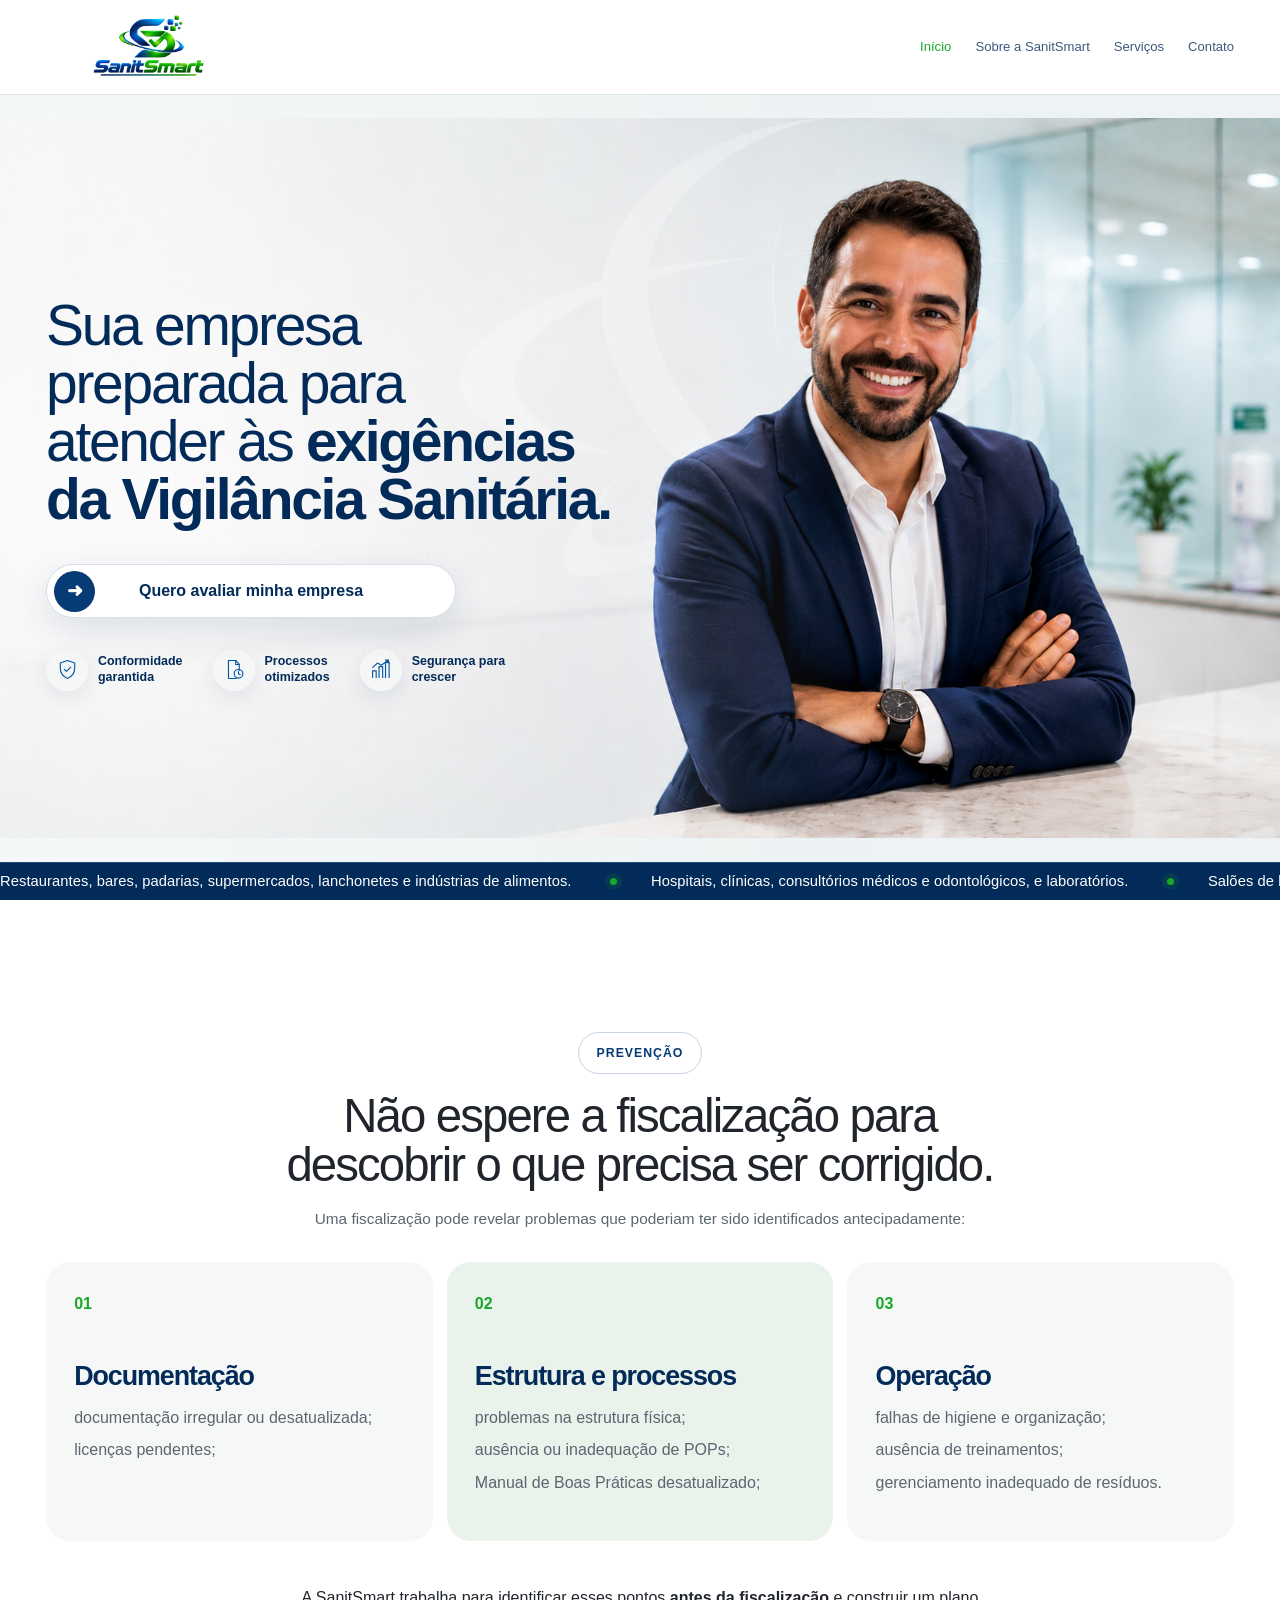
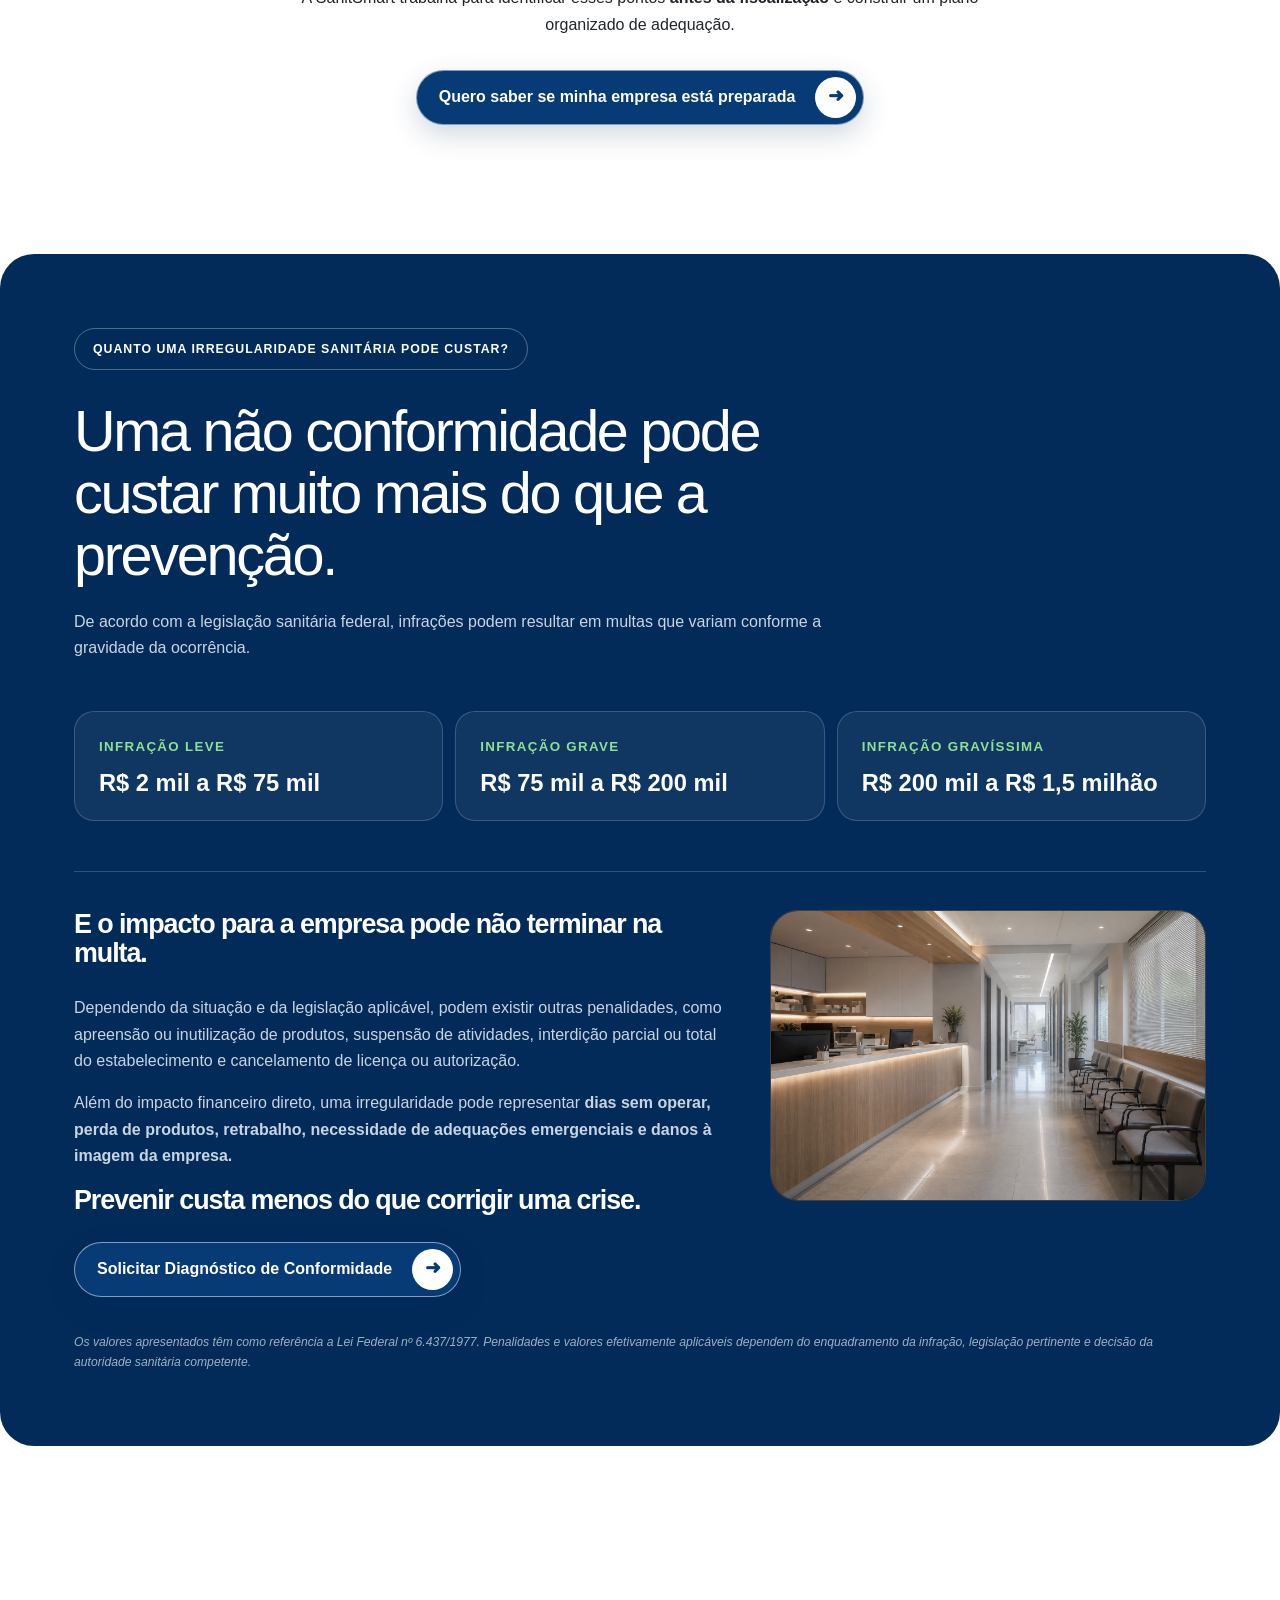
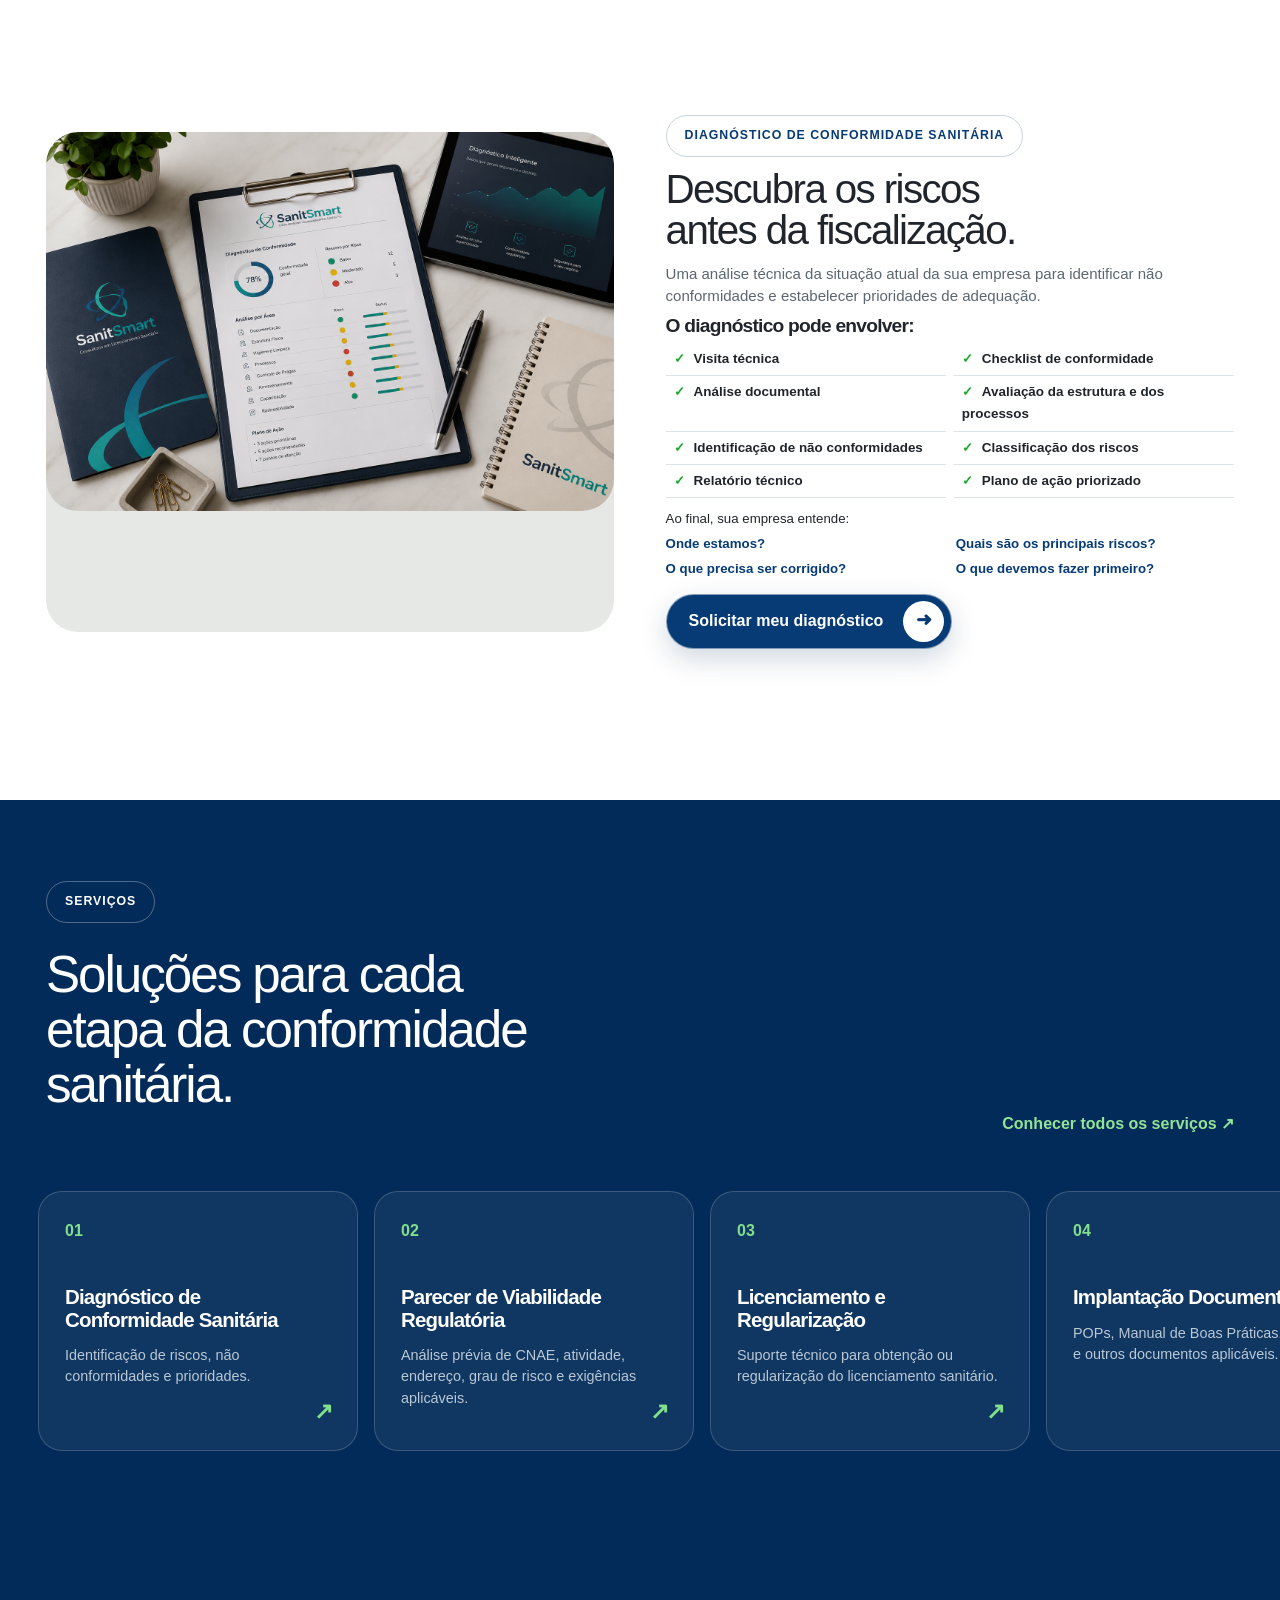
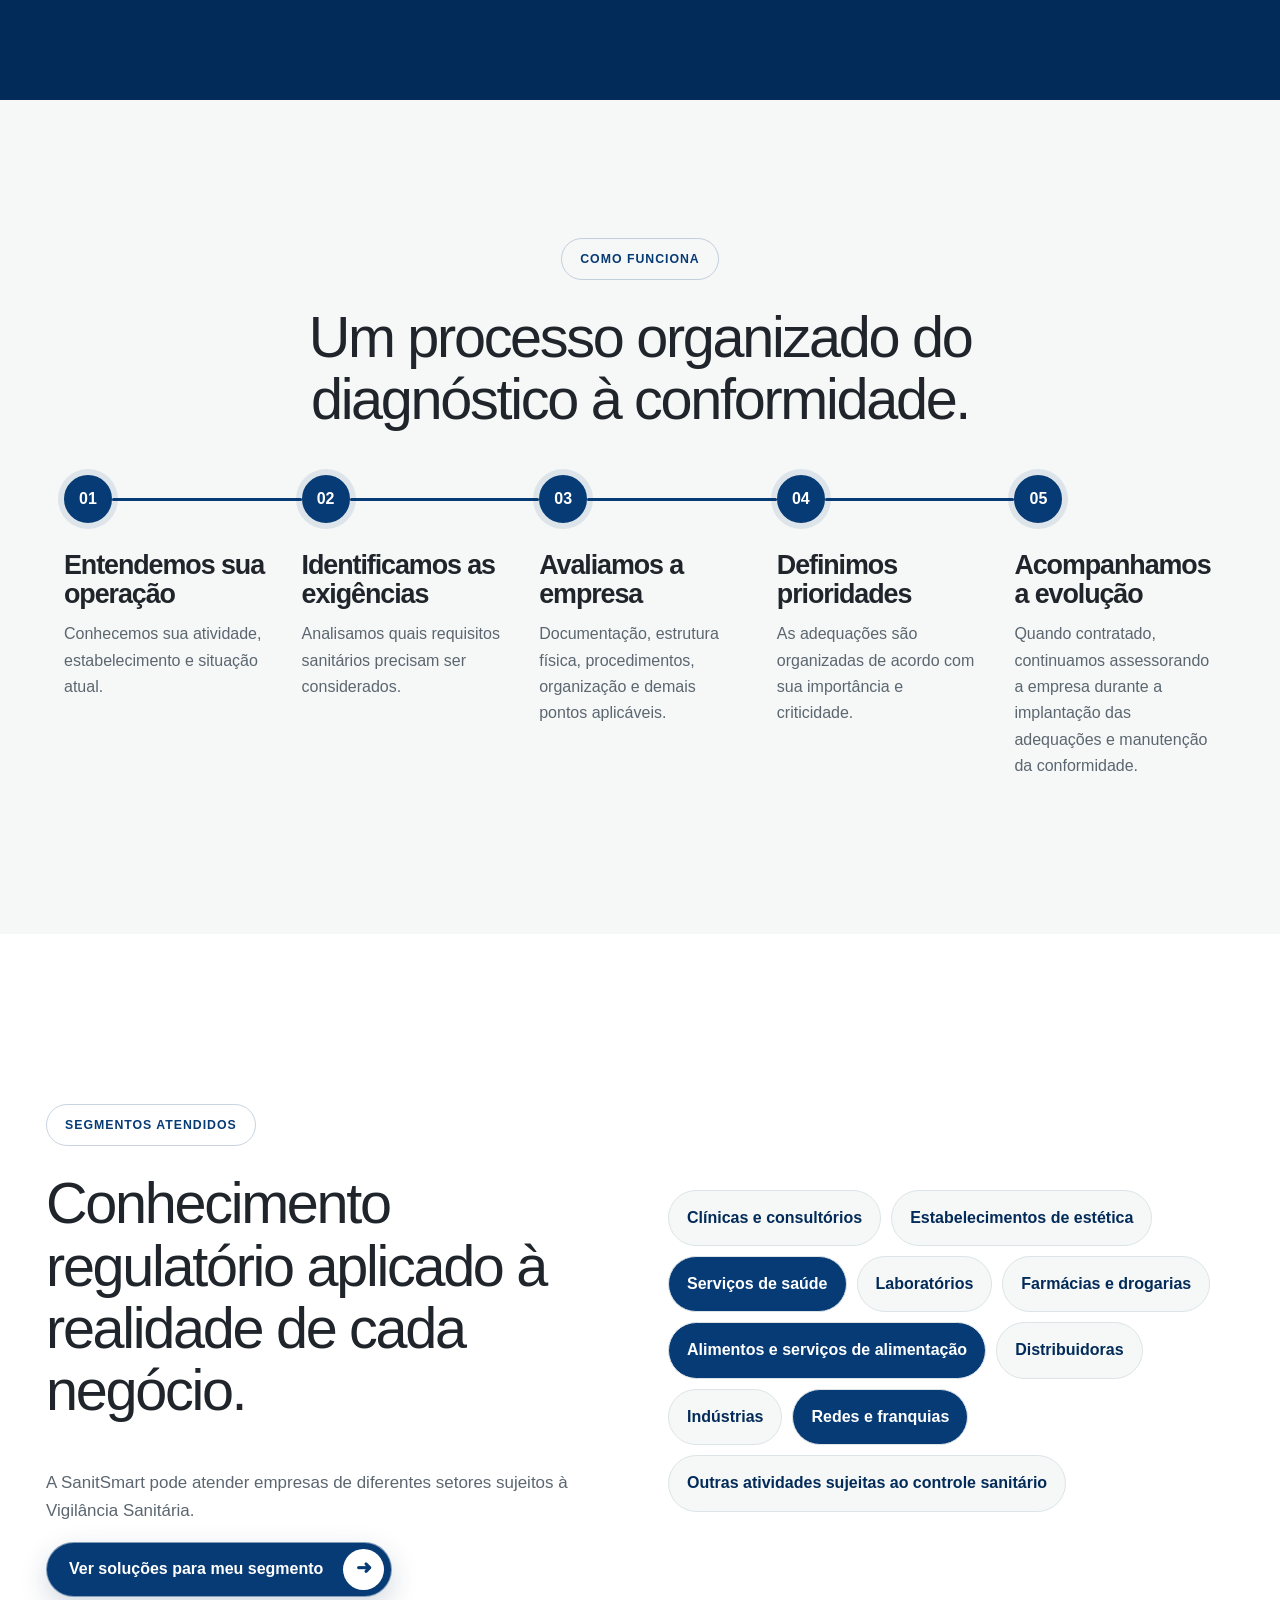
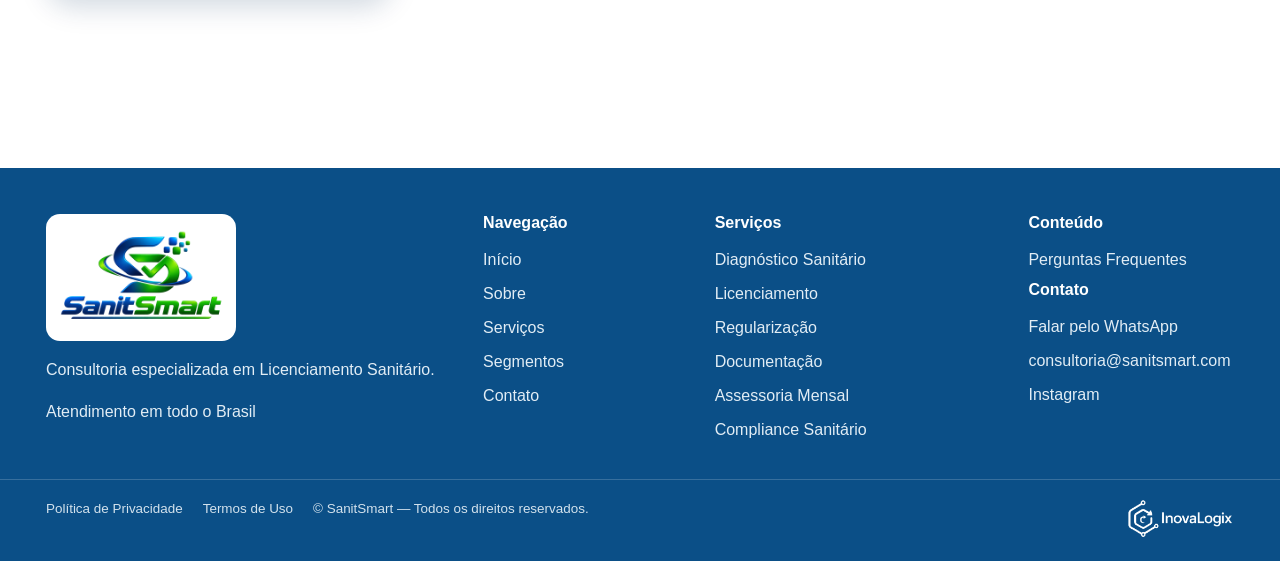
<file: index.html>
<!doctype html>
<html lang="pt-BR">
<head>
  <meta charset="utf-8">
  <meta name="viewport" content="width=device-width,initial-scale=1">
  <meta name="description" content="Consultoria especializada em licenciamento, regularização e conformidade sanitária.">
  <meta property="og:type" content="website">
  <meta property="og:title" content="SanitSmart | Consultoria em Licenciamento Sanitário">
  <meta property="og:description" content="Consultoria especializada em licenciamento, regularização e conformidade sanitária.">
  <meta property="og:image" content="https://sanitsmart.vercel.app/open-graph-sanitsmart.png">
  <meta property="og:image:type" content="image/png">
  <meta property="og:image:width" content="1738">
  <meta property="og:image:height" content="907">
  <meta property="og:image:alt" content="SanitSmart — Consultoria especializada em Licenciamento Sanitário">
  <meta name="twitter:card" content="summary_large_image">
  <meta name="twitter:image" content="https://sanitsmart.vercel.app/open-graph-sanitsmart.png">
  <title>SanitSmart | Consultoria em Licenciamento Sanitário</title><link rel="icon" type="image/png" href="favicon.png">
  <link rel="stylesheet" href="home.css">
</head>
<body>
  <a class="skip" href="#conteudo">Ir para o conteúdo</a>
  <header class="header">
    <div class="wrap nav-wrap">
      <a class="brand" href="index.html" aria-label="SanitSmart — Início"><img src="logo.png" alt="SanitSmart" width="1536" height="1024"></a>
      <button class="menu-button" type="button" aria-label="Abrir menu" aria-expanded="false">☰</button>
      <nav class="nav" aria-label="Menu principal"><a href="index.html" aria-current="page">Início</a><a href="sobre.html">Sobre a SanitSmart</a><a href="servicos.html">Serviços</a><a href="contato.html">Contato</a></nav>
    </div>
  </header>
  <main id="conteudo">
    <section class="hero">
      <div class="wrap hero-grid">
        <div class="hero-copy reveal">
          <h1><span class="hero-line">Sua empresa</span> <span class="hero-line">preparada para</span> <span class="hero-line">atender às <strong>exigências</strong></span> <span class="hero-line"><strong>da Vigilância Sanitária.</strong></span></h1>
          <a class="button button-light hero-cta" href="https://wa.me/" target="_blank" rel="noopener noreferrer">Quero avaliar minha empresa <span>➜</span></a>
          <ul class="hero-trust" aria-label="Diferenciais da SanitSmart">
            <li><span class="trust-icon"><svg viewBox="0 0 32 32" aria-hidden="true"><path d="M16 3.5 26 7v7.4c0 6.3-4.1 11.5-10 14.1-5.9-2.6-10-7.8-10-14.1V7l10-3.5Z"/><path d="m11.5 15.7 3 3 6-6"/></svg></span><span>Conformidade<br>garantida</span></li>
            <li><span class="trust-icon"><svg viewBox="0 0 32 32" aria-hidden="true"><path d="M9 3.5h10l5 5V17"/><path d="M19 3.5V9h5M9 3.5v25h11"/><circle cx="23" cy="22" r="6"/><path d="M23 18.8V22l2.2 1.3"/></svg></span><span>Processos<br>otimizados</span></li>
            <li><span class="trust-icon"><svg viewBox="0 0 32 32" aria-hidden="true"><path d="M5 27V18h5v9M14 27V12h5v15M23 27V6h5v21"/><path d="m5 13 7-6 5 3 10-7M23 3h4v4"/></svg></span><span>Segurança para<br>crescer</span></li>
          </ul>
        </div>
      </div>
    </section>

    <section class="segments-ticker" aria-label="Empresas atendidas">
      <div class="segments-ticker-track">
        <div class="segments-ticker-group">
          <span>Restaurantes, bares, padarias, supermercados, lanchonetes e indústrias de alimentos.</span>
          <span>Hospitais, clínicas, consultórios médicos e odontológicos, e laboratórios.</span>
          <span>Salões de beleza, barbearias, clínicas de estética e estúdios de tatuagem.</span>
          <span>Farmácias, drogarias e indústrias de cosméticos.</span>
          <span>Hotéis, pousadas, lavanderias.</span>
          <span>Empresas de controle de pragas.</span>
        </div>
        <div class="segments-ticker-group" aria-hidden="true">
          <span>Restaurantes, bares, padarias, supermercados, lanchonetes e indústrias de alimentos.</span>
          <span>Hospitais, clínicas, consultórios médicos e odontológicos, e laboratórios.</span>
          <span>Salões de beleza, barbearias, clínicas de estética e estúdios de tatuagem.</span>
          <span>Farmácias, drogarias e indústrias de cosméticos.</span>
          <span>Hotéis, pousadas, lavanderias.</span>
          <span>Empresas de controle de pragas.</span>
        </div>
      </div>
    </section>

    <section class="benefits section">
      <div class="wrap"><header class="center-title benefits-heading reveal"><span class="pill">Prevenção</span><h2>Não espere a fiscalização para<br> descobrir o que precisa ser corrigido.</h2><p>Uma fiscalização pode revelar problemas que poderiam ter sido identificados antecipadamente:</p></header>
        <div class="benefit-grid reveal"><article><span>01</span><h3>Documentação</h3><p>documentação irregular ou desatualizada;</p><p>licenças pendentes;</p></article><article><span>02</span><h3>Estrutura e processos</h3><p>problemas na estrutura física;</p><p>ausência ou inadequação de POPs;</p><p>Manual de Boas Práticas desatualizado;</p></article><article><span>03</span><h3>Operação</h3><p>falhas de higiene e organização;</p><p>ausência de treinamentos;</p><p>gerenciamento inadequado de resíduos.</p></article></div>
        <div class="center-action reveal"><p>A SanitSmart trabalha para identificar esses pontos <strong>antes da fiscalização</strong> e construir um plano organizado de adequação.</p><a class="button button-blue conversion-cta" href="https://wa.me/" target="_blank" rel="noopener noreferrer">Quero saber se minha empresa está preparada <span>→</span></a></div>
      </div>
    </section>

    <section class="risk section"><div class="wrap risk-shell reveal"><div class="risk-intro"><span class="pill pill-light">Quanto uma irregularidade sanitária pode custar?</span><h2>Uma não conformidade pode custar muito mais do que a prevenção.</h2><p>De acordo com a legislação sanitária federal, infrações podem resultar em multas que variam conforme a gravidade da ocorrência.</p></div><div class="fine-list"><article><small>INFRAÇÃO LEVE</small><strong>R$ 2 mil a R$ 75 mil</strong></article><article><small>INFRAÇÃO GRAVE</small><strong>R$ 75 mil a R$ 200 mil</strong></article><article><small>INFRAÇÃO GRAVÍSSIMA</small><strong>R$ 200 mil a R$ 1,5 milhão</strong></article></div><div class="risk-bottom"><div><h3>E o impacto para a empresa pode não terminar na multa.</h3><p>Dependendo da situação e da legislação aplicável, podem existir outras penalidades, como apreensão ou inutilização de produtos, suspensão de atividades, interdição parcial ou total do estabelecimento e cancelamento de licença ou autorização.</p><p>Além do impacto financeiro direto, uma irregularidade pode representar <strong>dias sem operar, perda de produtos, retrabalho, necessidade de adequações emergenciais e danos à imagem da empresa.</strong></p><h3>Prevenir custa menos do que corrigir uma crise.</h3><a class="button button-blue conversion-cta" href="https://wa.me/" target="_blank" rel="noopener noreferrer">Solicitar Diagnóstico de Conformidade <span>→</span></a></div><div class="risk-stamp light-switch" role="img" aria-label="Ambiente de atendimento com as luzes acesas e, após cinco segundos, apagadas"><img class="light-on" src="luz%20acessa.png" alt="" loading="lazy"><img class="light-off" src="luz%20apagada.png" alt="" loading="lazy"></div></div><p class="legal"><em>Os valores apresentados têm como referência a Lei Federal nº 6.437/1977. Penalidades e valores efetivamente aplicáveis dependem do enquadramento da infração, legislação pertinente e decisão da autoridade sanitária competente.</em></p></div></section>

    <section class="diagnostic section"><div class="wrap editorial-grid"><div class="check-visual diagnostic-photo reveal"><img src="Diagnóstico%20de%20Conformidade%20Sanitária.png" alt="Diagnóstico de Conformidade Sanitária da SanitSmart apresentado em uma prancheta e em um painel digital" loading="lazy"></div><div class="editorial-copy reveal"><span class="pill">Diagnóstico de Conformidade Sanitária</span><h2>Descubra os riscos antes da fiscalização.</h2><p>Uma análise técnica da situação atual da sua empresa para identificar não conformidades e estabelecer prioridades de adequação.</p><h3>O diagnóstico pode envolver:</h3><ul class="check-grid"><li>Visita técnica</li><li>Checklist de conformidade</li><li>Análise documental</li><li>Avaliação da estrutura e dos processos</li><li>Identificação de não conformidades</li><li>Classificação dos riscos</li><li>Relatório técnico</li><li>Plano de ação priorizado</li></ul><div class="questions"><p>Ao final, sua empresa entende:</p><strong>Onde estamos?</strong><strong>Quais são os principais riscos?</strong><strong>O que precisa ser corrigido?</strong><strong>O que devemos fazer primeiro?</strong></div><a class="button button-blue conversion-cta" href="https://wa.me/" target="_blank" rel="noopener noreferrer">Solicitar meu diagnóstico <span>→</span></a></div></div></section>

    <section class="services section"><div class="wrap"><div class="service-heading reveal"><div><span class="pill pill-light">Serviços</span><h2>Soluções para cada etapa da conformidade sanitária.</h2></div><a class="text-link" href="servicos.html">Conhecer todos os serviços ↗</a></div></div><div class="service-carousel reveal" aria-label="Serviços oferecidos"><div class="service-track"><div class="service-card-group"><a href="servicos.html"><span>01</span><h3>Diagnóstico de Conformidade Sanitária</h3><p>Identificação de riscos, não conformidades e prioridades.</p><b>↗</b></a><a href="servicos.html"><span>02</span><h3>Parecer de Viabilidade Regulatória</h3><p>Análise prévia de CNAE, atividade, endereço, grau de risco e exigências aplicáveis.</p><b>↗</b></a><a href="servicos.html"><span>03</span><h3>Licenciamento e Regularização</h3><p>Suporte técnico para obtenção ou regularização do licenciamento sanitário.</p><b>↗</b></a><a href="servicos.html"><span>04</span><h3>Implantação Documental</h3><p>POPs, Manual de Boas Práticas, PGRSS e outros documentos aplicáveis.</p><b>↗</b></a><a href="servicos.html"><span>05</span><h3>Preparação para Inspeções</h3><p>Avaliação preventiva de documentos, estrutura, processos e equipe.</p><b>↗</b></a><a href="servicos.html"><span>06</span><h3>Assessoria Sanitária Mensal</h3><p>Acompanhamento contínuo da conformidade sanitária da empresa.</p><b>↗</b></a><a href="servicos.html"><span>07</span><h3>Gestão Regulatória Multiunidade</h3><p>Gestão sanitária centralizada para empresas com diferentes estabelecimentos.</p><b>↗</b></a><a href="servicos.html"><span>08</span><h3>Compliance Sanitário</h3><p>Processos estruturados, indicadores, auditorias, rastreabilidade e acompanhamento gerencial.</p><b>↗</b></a></div><div class="service-card-group" aria-hidden="true"><a href="servicos.html" tabindex="-1"><span>01</span><h3>Diagnóstico de Conformidade Sanitária</h3><p>Identificação de riscos, não conformidades e prioridades.</p><b>↗</b></a><a href="servicos.html" tabindex="-1"><span>02</span><h3>Parecer de Viabilidade Regulatória</h3><p>Análise prévia de CNAE, atividade, endereço, grau de risco e exigências aplicáveis.</p><b>↗</b></a><a href="servicos.html" tabindex="-1"><span>03</span><h3>Licenciamento e Regularização</h3><p>Suporte técnico para obtenção ou regularização do licenciamento sanitário.</p><b>↗</b></a><a href="servicos.html" tabindex="-1"><span>04</span><h3>Implantação Documental</h3><p>POPs, Manual de Boas Práticas, PGRSS e outros documentos aplicáveis.</p><b>↗</b></a><a href="servicos.html" tabindex="-1"><span>05</span><h3>Preparação para Inspeções</h3><p>Avaliação preventiva de documentos, estrutura, processos e equipe.</p><b>↗</b></a><a href="servicos.html" tabindex="-1"><span>06</span><h3>Assessoria Sanitária Mensal</h3><p>Acompanhamento contínuo da conformidade sanitária da empresa.</p><b>↗</b></a><a href="servicos.html" tabindex="-1"><span>07</span><h3>Gestão Regulatória Multiunidade</h3><p>Gestão sanitária centralizada para empresas com diferentes estabelecimentos.</p><b>↗</b></a><a href="servicos.html" tabindex="-1"><span>08</span><h3>Compliance Sanitário</h3><p>Processos estruturados, indicadores, auditorias, rastreabilidade e acompanhamento gerencial.</p><b>↗</b></a></div></div></div></section>

    <section class="process section"><div class="wrap"><header class="center-title process-heading reveal"><span class="pill">Como funciona</span><h2>Um processo organizado do<br> diagnóstico à conformidade.</h2></header><div class="process-line reveal"><article><b>01</b><h3>Entendemos sua operação</h3><p>Conhecemos sua atividade, estabelecimento e situação atual.</p></article><article><b>02</b><h3>Identificamos as exigências</h3><p>Analisamos quais requisitos sanitários precisam ser considerados.</p></article><article><b>03</b><h3>Avaliamos a empresa</h3><p>Documentação, estrutura física, procedimentos, organização e demais pontos aplicáveis.</p></article><article><b>04</b><h3>Definimos prioridades</h3><p>As adequações são organizadas de acordo com sua importância e criticidade.</p></article><article><b>05</b><h3>Acompanhamos a evolução</h3><p>Quando contratado, continuamos assessorando a empresa durante a implantação das adequações e manutenção da conformidade.</p></article></div></div></section>

    <section class="segments section"><div class="wrap editorial-grid"><div class="editorial-copy reveal"><span class="pill">Segmentos atendidos</span><h2>Conhecimento regulatório aplicado à realidade de cada negócio.</h2><p>A SanitSmart pode atender empresas de diferentes setores sujeitos à Vigilância Sanitária.</p><a class="button button-blue conversion-cta" href="servicos.html#segmentos">Ver soluções para meu segmento <span>➜</span></a></div><div class="segment-cloud reveal"><span>Clínicas e consultórios</span><span>Estabelecimentos de estética</span><span>Serviços de saúde</span><span>Laboratórios</span><span>Farmácias e drogarias</span><span>Alimentos e serviços de alimentação</span><span>Distribuidoras</span><span>Indústrias</span><span>Redes e franquias</span><span>Outras atividades sujeitas ao controle sanitário</span></div></div></section>
  </main>
  <footer><div class="wrap footer-grid"><div><img class="footer-logo" src="logo.png" alt="SanitSmart" loading="lazy"><p>Consultoria especializada em Licenciamento Sanitário.</p><p>Atendimento em todo o Brasil</p></div><div><h3>Navegação</h3><a href="index.html">Início</a><a href="sobre.html">Sobre</a><a href="servicos.html">Serviços</a><a href="servicos.html#segmentos">Segmentos</a><a href="contato.html">Contato</a></div><div><h3>Serviços</h3><a href="servicos.html">Diagnóstico Sanitário</a><a href="servicos.html">Licenciamento</a><a href="servicos.html">Regularização</a><a href="servicos.html">Documentação</a><a href="servicos.html">Assessoria Mensal</a><a href="servicos.html">Compliance Sanitário</a></div><div><h3>Conteúdo</h3><a href="duvidas.html">Perguntas Frequentes</a><h3>Contato</h3><a href="https://wa.me/">WhatsApp</a><a href="mailto:consultoria@sanitsmart.com">consultoria@sanitsmart.com</a><a href="#">Instagram</a></div></div><div class="wrap copyright"><div><a href="#">Política de Privacidade</a><a href="#">Termos de Uso</a><span>© SanitSmart — Todos os direitos reservados.</span></div><img src="inovalogix-logo.png" alt="InovaLogix" loading="lazy"></div></footer>
  <a class="whatsapp-float" href="https://wa.me/?text=Ol%C3%A1%2C%20quero%20conhecer%20as%20solu%C3%A7%C3%B5es%20da%20SanitSmart%20para%20minha%20empresa." target="_blank" rel="noopener noreferrer" aria-label="Falar pelo WhatsApp agora!">
    <svg class="whatsapp-ring" viewBox="0 0 150 150" aria-hidden="true"><defs><path id="whatsapp-circle" d="M75,75 m-55,0 a55,55 0 1,1 110,0 a55,55 0 1,1 -110,0"/></defs><text><textPath href="#whatsapp-circle" startOffset="0%">Falar pelo WhatsApp agora! • Falar pelo WhatsApp agora! • </textPath></text></svg>
    <span class="whatsapp-icon" aria-hidden="true"><svg viewBox="0 0 32 32"><path d="M16.05 4.5A11.3 11.3 0 0 0 6.3 21.48L4.8 27l5.65-1.48A11.3 11.3 0 1 0 16.05 4.5Zm0 20.56c-1.82 0-3.58-.53-5.08-1.53l-.36-.22-3.35.88.9-3.27-.24-.38a9.25 9.25 0 1 1 8.13 4.52Zm5.08-6.94c-.28-.14-1.65-.81-1.9-.9-.26-.1-.45-.14-.64.14-.18.28-.72.9-.88 1.09-.16.18-.33.2-.61.07-1.65-.83-2.74-1.48-3.84-3.36-.29-.5.29-.46.83-1.53.09-.18.05-.35-.02-.49-.07-.14-.63-1.53-.87-2.09-.23-.55-.46-.47-.63-.48h-.54c-.19 0-.49.07-.75.35-.25.28-.98.96-.98 2.34s1 2.71 1.14 2.9c.14.18 1.97 3 4.77 4.21 1.77.76 2.46.83 3.34.7 1.07-.16 1.65-.96 1.88-1.89.23-.93.23-1.72.16-1.89-.07-.16-.26-.25-.54-.39Z"/></svg></span>
  </a>
  <script src="home.js"></script>
</body></html>
</file>
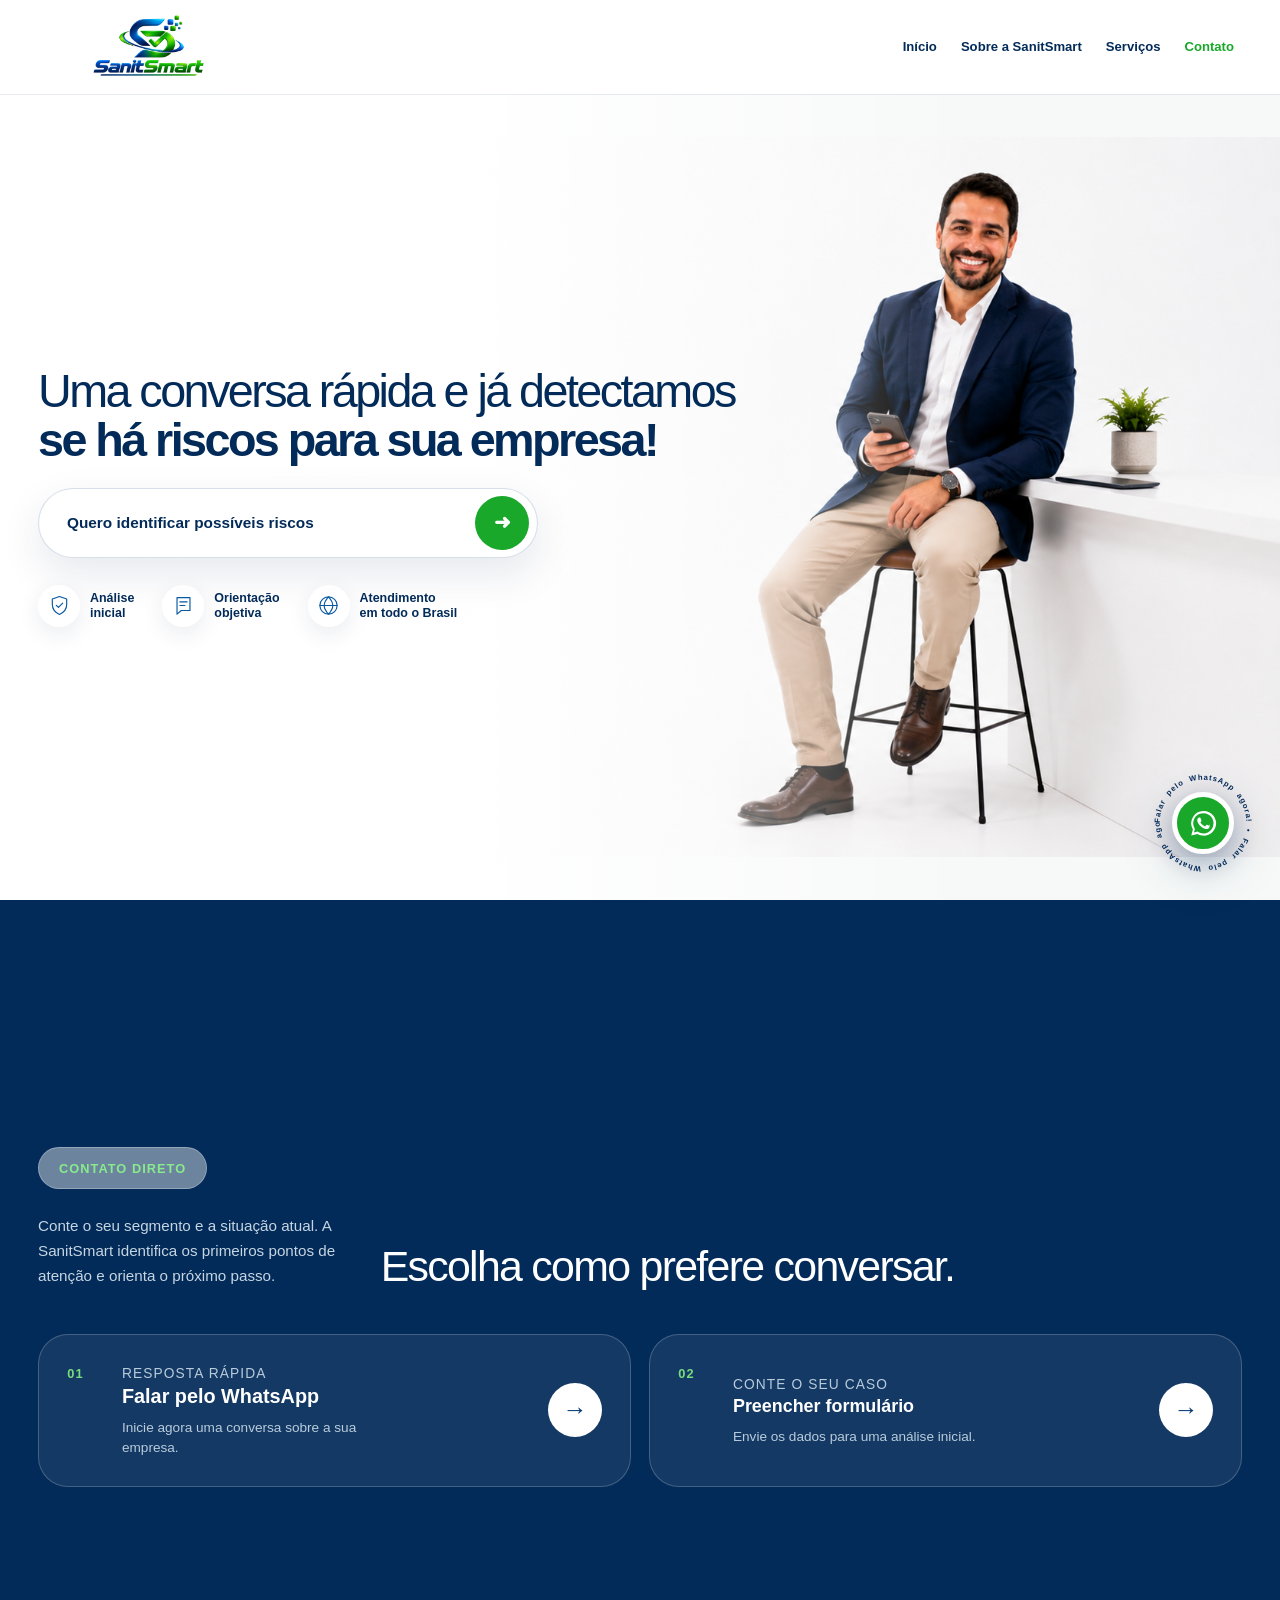
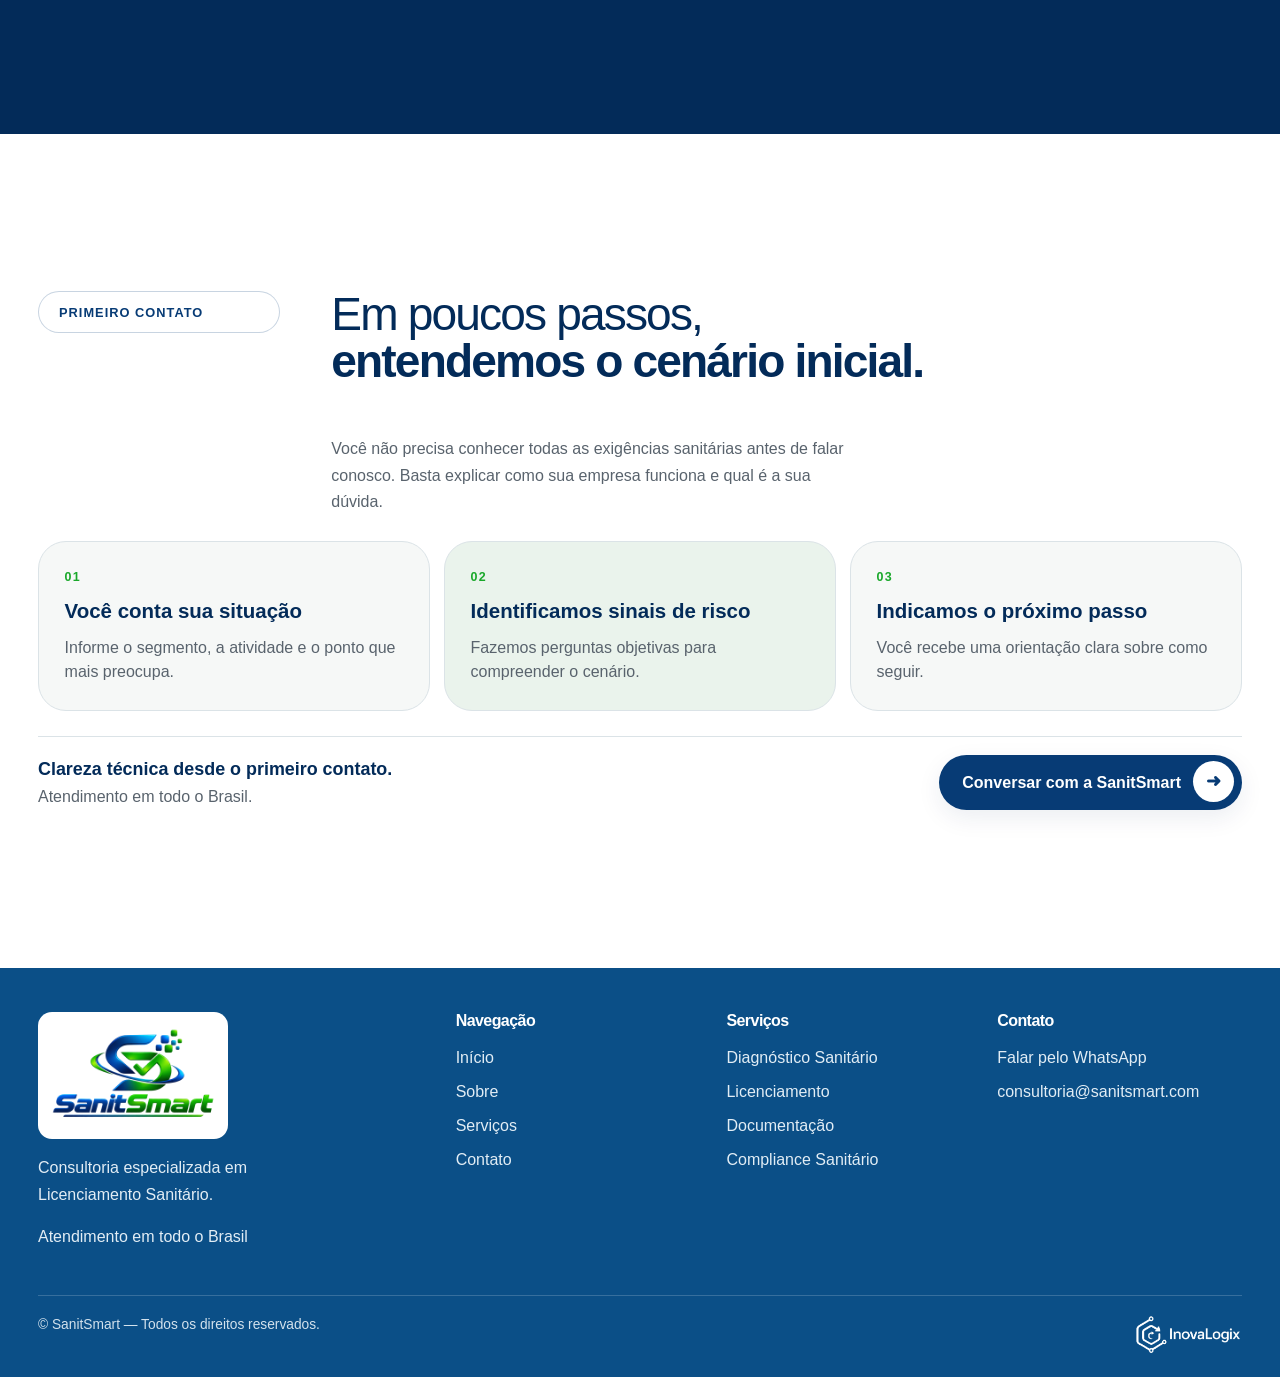
<file: contato.html>
<!doctype html>
<html lang="pt-BR">
<head>
  <meta charset="utf-8">
  <meta name="viewport" content="width=device-width,initial-scale=1">
  <meta name="description" content="Converse com a SanitSmart e identifique possíveis riscos sanitários na sua empresa. Atendimento especializado em todo o Brasil.">
  <meta property="og:type" content="website">
  <meta property="og:title" content="Contato | SanitSmart">
  <meta property="og:description" content="Converse com a SanitSmart e identifique possíveis riscos sanitários na sua empresa. Atendimento especializado em todo o Brasil.">
  <meta property="og:image" content="https://sanitsmart.vercel.app/open-graph-sanitsmart.png">
  <meta property="og:image:type" content="image/png">
  <meta property="og:image:width" content="1738">
  <meta property="og:image:height" content="907">
  <meta property="og:image:alt" content="SanitSmart — Consultoria especializada em Licenciamento Sanitário">
  <meta name="twitter:card" content="summary_large_image">
  <meta name="twitter:image" content="https://sanitsmart.vercel.app/open-graph-sanitsmart.png">
  <title>Contato | SanitSmart</title>
  <link rel="icon" type="image/png" href="favicon.png">
  <link rel="stylesheet" href="site.css">
</head>
<body class="contact-page">
  <a class="skip" href="#conteudo">Ir para o conteúdo</a>

  <header class="site-header">
    <div class="container">
      <div class="nav-shell">
        <a class="brand" href="index.html"><img src="logo.png" alt="SanitSmart"></a>
        <button class="nav-toggle" aria-label="Abrir menu" aria-expanded="false">☰</button>
        <nav class="main-nav" aria-label="Menu principal">
          <ul>
            <li><a href="index.html">Início</a></li>
            <li><a href="sobre.html">Sobre a SanitSmart</a></li>
            <li><a href="servicos.html">Serviços</a></li>

            <li><a href="contato.html" aria-current="page">Contato</a></li>
          </ul>
        </nav>
      </div>
    </div>
  </header>

  <main id="conteudo">
    <section class="contact-hero" aria-labelledby="contact-title">
      <div class="container contact-hero-inner">
        <div class="contact-hero-copy">
          <span class="eyebrow">Contato</span>
          <h1 id="contact-title"><span class="contact-hero-line">Uma conversa rápida e já detectamos</span><span class="contact-hero-line"><strong>se há riscos para sua empresa!</strong></span></h1>
          <a class="contact-main-action" href="https://wa.me/?text=Ol%C3%A1%2C%20quero%20conversar%20sobre%20a%20conformidade%20sanit%C3%A1ria%20da%20minha%20empresa." target="_blank" rel="noopener noreferrer">
            <span class="contact-main-action-label">Quero identificar possíveis riscos</span>
            <span class="contact-main-action-icon" aria-hidden="true">➜</span>
          </a>
          <ul class="contact-hero-trust" aria-label="Canais e diferenciais do atendimento SanitSmart">
            <li>
              <span class="contact-trust-icon"><svg viewBox="0 0 32 32" aria-hidden="true"><path d="M16 3.5 26 7v7.4c0 6.3-4.1 11.5-10 14.1-5.9-2.6-10-7.8-10-14.1V7l10-3.5Z"/><path d="m11.5 15.7 3 3 6-6"/></svg></span>
              <span>Análise<br>inicial</span>
            </li>
            <li>
              <span class="contact-trust-icon"><svg viewBox="0 0 32 32" aria-hidden="true"><path d="M7 5h18v18H13l-6 5V5Z"/><path d="M11 11h10M11 16h7"/></svg></span>
              <span>Orientação<br>objetiva</span>
            </li>
            <li>
              <span class="contact-trust-icon"><svg viewBox="0 0 32 32" aria-hidden="true"><circle cx="16" cy="16" r="12"/><path d="M4 16h24M16 4c4 4.4 6 8.4 6 12s-2 7.6-6 12c-4-4.4-6-8.4-6-12s2-7.6 6-12Z"/></svg></span>
              <span>Atendimento<br>em todo o Brasil</span>
            </li>
          </ul>
        </div>
      </div>
    </section>

    <section class="contact-options" aria-labelledby="contact-options-title">
      <div class="container">
        <div class="contact-options-heading">
          <div>
            <span class="eyebrow">Contato direto</span>
            <p>Conte o seu segmento e a situação atual. A SanitSmart identifica os primeiros pontos de atenção e orienta o próximo passo.</p>
          </div>
          <h2 id="contact-options-title">Escolha como prefere conversar.</h2>
        </div>

        <div class="contact-option-grid">
          <a class="contact-option-card" href="https://wa.me/?text=Ol%C3%A1%2C%20quero%20conversar%20sobre%20a%20conformidade%20sanit%C3%A1ria%20da%20minha%20empresa." target="_blank" rel="noopener noreferrer" aria-label="Conversar com a SanitSmart pelo WhatsApp">
            <span class="contact-option-index">01</span>
            <div>
              <span class="contact-option-label">Resposta rápida</span>
              <strong>Falar pelo WhatsApp</strong>
              <small>Inicie agora uma conversa sobre a sua empresa.</small>
            </div>
            <span class="contact-option-arrow" aria-hidden="true">→</span>
          </a>

          <button class="contact-option-card contact-form-trigger" type="button" aria-haspopup="dialog" aria-controls="contact-form-modal">
            <span class="contact-option-index">02</span>
            <div>
              <span class="contact-option-label">Conte o seu caso</span>
              <strong>Preencher formulário</strong>
              <small>Envie os dados para uma análise inicial.</small>
            </div>
            <span class="contact-option-arrow" aria-hidden="true">→</span>
          </button>
        </div>
      </div>
    </section>

    <div class="contact-modal" id="contact-form-modal" role="dialog" aria-modal="true" aria-labelledby="contact-modal-title" aria-describedby="contact-modal-description" hidden>
      <div class="contact-modal-backdrop" data-modal-close></div>
      <div class="contact-modal-box" role="document">
        <button class="contact-modal-close" type="button" data-modal-close aria-label="Fechar formulário">×</button>
        <header class="contact-modal-heading">
          <span class="eyebrow">Análise inicial</span>
          <h2 id="contact-modal-title">Conte o que está acontecendo.</h2>
          <p id="contact-modal-description">Preencha os dados abaixo. Ao enviar, sua mensagem será organizada e encaminhada para o WhatsApp da SanitSmart.</p>
        </header>
        <form class="contact-modal-form" id="contact-lead-form">
          <div class="contact-form-field">
            <label for="contact-name">Nome</label>
            <input id="contact-name" name="nome" type="text" autocomplete="name" required>
          </div>
          <div class="contact-form-field">
            <label for="contact-phone">Telefone</label>
            <input id="contact-phone" name="telefone" type="tel" inputmode="tel" autocomplete="tel" required>
          </div>
          <div class="contact-form-field">
            <label for="contact-email">E-mail</label>
            <input id="contact-email" name="email" type="email" autocomplete="email" required>
          </div>
          <div class="contact-form-field">
            <label for="contact-company">Razão Social</label>
            <input id="contact-company" name="razao_social" type="text" autocomplete="organization" required>
          </div>
          <div class="contact-form-field contact-form-field-wide">
            <label for="contact-industry">Ramo de atividade</label>
            <input id="contact-industry" name="ramo_atividade" type="text" required>
          </div>
          <div class="contact-form-field">
            <label for="contact-state">UF</label>
            <select id="contact-state" name="uf" required>
              <option value="">Selecione o estado</option>
              <option value="AC">Acre</option><option value="AL">Alagoas</option><option value="AP">Amapá</option><option value="AM">Amazonas</option><option value="BA">Bahia</option><option value="CE">Ceará</option><option value="DF">Distrito Federal</option><option value="ES">Espírito Santo</option><option value="GO">Goiás</option><option value="MA">Maranhão</option><option value="MT">Mato Grosso</option><option value="MS">Mato Grosso do Sul</option><option value="MG">Minas Gerais</option><option value="PA">Pará</option><option value="PB">Paraíba</option><option value="PR">Paraná</option><option value="PE">Pernambuco</option><option value="PI">Piauí</option><option value="RJ">Rio de Janeiro</option><option value="RN">Rio Grande do Norte</option><option value="RS">Rio Grande do Sul</option><option value="RO">Rondônia</option><option value="RR">Roraima</option><option value="SC">Santa Catarina</option><option value="SP">São Paulo</option><option value="SE">Sergipe</option><option value="TO">Tocantins</option>
            </select>
          </div>
          <div class="contact-form-field">
            <label for="contact-city">Cidade</label>
            <select id="contact-city" name="cidade" required disabled>
              <option value="">Selecione primeiro a UF</option>
            </select>
            <span class="contact-city-status" id="contact-city-status" aria-live="polite"></span>
          </div>
          <div class="contact-form-field contact-form-field-wide">
            <label for="contact-situation">Conte um pouco sobre o que está acontecendo</label>
            <textarea id="contact-situation" name="situacao" rows="4" required></textarea>
          </div>
          <div class="contact-form-actions contact-form-field-wide">
            <p>Seus dados serão usados somente para responder a esta solicitação.</p>
            <button class="btn primary" type="submit">Enviar pelo WhatsApp</button>
          </div>
        </form>
      </div>
    </div>

    <section class="contact-first-step" aria-labelledby="first-step-title">
      <div class="container contact-first-step-shell">
        <header class="contact-first-step-heading">
          <span class="eyebrow">Primeiro contato</span>
          <h2 id="first-step-title">Em poucos passos,<br><strong>entendemos o cenário inicial.</strong></h2>
          <p>Você não precisa conhecer todas as exigências sanitárias antes de falar conosco. Basta explicar como sua empresa funciona e qual é a sua dúvida.</p>
        </header>
        <ol class="contact-step-list">
          <li><span>01</span><strong>Você conta sua situação</strong><p>Informe o segmento, a atividade e o ponto que mais preocupa.</p></li>
          <li><span>02</span><strong>Identificamos sinais de risco</strong><p>Fazemos perguntas objetivas para compreender o cenário.</p></li>
          <li><span>03</span><strong>Indicamos o próximo passo</strong><p>Você recebe uma orientação clara sobre como seguir.</p></li>
        </ol>
        <div class="contact-first-step-cta">
          <p><strong>Clareza técnica desde o primeiro contato.</strong><br>Atendimento em todo o Brasil.</p>
          <a class="btn primary" href="https://wa.me/?text=Ol%C3%A1%2C%20quero%20identificar%20poss%C3%ADveis%20riscos%20sanit%C3%A1rios%20na%20minha%20empresa." target="_blank" rel="noopener noreferrer">Conversar com a SanitSmart</a>
        </div>
      </div>
    </section>
  </main>

  <footer>
    <div class="container">
      <div class="footer-grid">
        <div class="footer-brand">
          <img src="logo.png" alt="SanitSmart">
          <p>Consultoria especializada em Licenciamento Sanitário.</p>
          <p>Atendimento em todo o Brasil</p>
        </div>
        <div class="footer-col">
          <h3>Navegação</h3>
          <a href="index.html">Início</a>
          <a href="sobre.html">Sobre</a>
          <a href="servicos.html">Serviços</a>
          <a href="contato.html">Contato</a>
        </div>
        <div class="footer-col">
          <h3>Serviços</h3>
          <a href="servicos.html">Diagnóstico Sanitário</a>
          <a href="servicos.html">Licenciamento</a>
          <a href="servicos.html">Documentação</a>
          <a href="servicos.html">Compliance Sanitário</a>
        </div>
        <div class="footer-col">
          <h3>Contato</h3>
          <a href="https://wa.me/5511996105759?text=Ol%C3%A1%2C%20quero%20conversar%20sobre%20a%20conformidade%20sanit%C3%A1ria%20da%20minha%20empresa." target="_blank" rel="noopener noreferrer">Falar pelo WhatsApp</a>
          <a href="mailto:consultoria@sanitsmart.com">consultoria@sanitsmart.com</a>
        </div>
      </div>
      <div class="credits">
        <span>© SanitSmart — Todos os direitos reservados.</span>
        <a class="made-by"><img src="inovalogix-logo.png" alt="InovaLogix"></a>
      </div>
    </div>
  </footer>

    <a class="whatsapp-float visible" href="https://wa.me/?text=Ol%C3%A1%2C%20quero%20conhecer%20as%20solu%C3%A7%C3%B5es%20da%20SanitSmart%20para%20minha%20empresa." target="_blank" rel="noopener noreferrer" aria-label="Falar pelo WhatsApp agora!">
    <svg class="whatsapp-ring" viewBox="0 0 150 150" aria-hidden="true"><defs><path id="whatsapp-circle" d="M75,75 m-55,0 a55,55 0 1,1 110,0 a55,55 0 1,1 -110,0"/></defs><text><textPath href="#whatsapp-circle" startOffset="0%">Falar pelo WhatsApp agora! • Falar pelo WhatsApp agora! • </textPath></text></svg>
    <span class="whatsapp-icon" aria-hidden="true"><svg viewBox="0 0 32 32"><path d="M16.05 4.5A11.3 11.3 0 0 0 6.3 21.48L4.8 27l5.65-1.48A11.3 11.3 0 1 0 16.05 4.5Zm0 20.56c-1.82 0-3.58-.53-5.08-1.53l-.36-.22-3.35.88.9-3.27-.24-.38a9.25 9.25 0 1 1 8.13 4.52Zm5.08-6.94c-.28-.14-1.65-.81-1.9-.9-.26-.1-.45-.14-.64.14-.18.28-.72.9-.88 1.09-.16.18-.33.2-.61.07-1.65-.83-2.74-1.48-3.84-3.36-.29-.5.29-.46.83-1.53.09-.18.05-.35-.02-.49-.07-.14-.63-1.53-.87-2.09-.23-.55-.46-.47-.63-.48h-.54c-.19 0-.49.07-.75.35-.25.28-.98.96-.98 2.34s1 2.71 1.14 2.9c.14.18 1.97 3 4.77 4.21 1.77.76 2.46.83 3.34.7 1.07-.16 1.65-.96 1.88-1.89.23-.93.23-1.72.16-1.89-.07-.16-.26-.25-.54-.39Z"/></svg></span>
  </a>  <script src="site.js"></script>
</body>
</html>
</file>
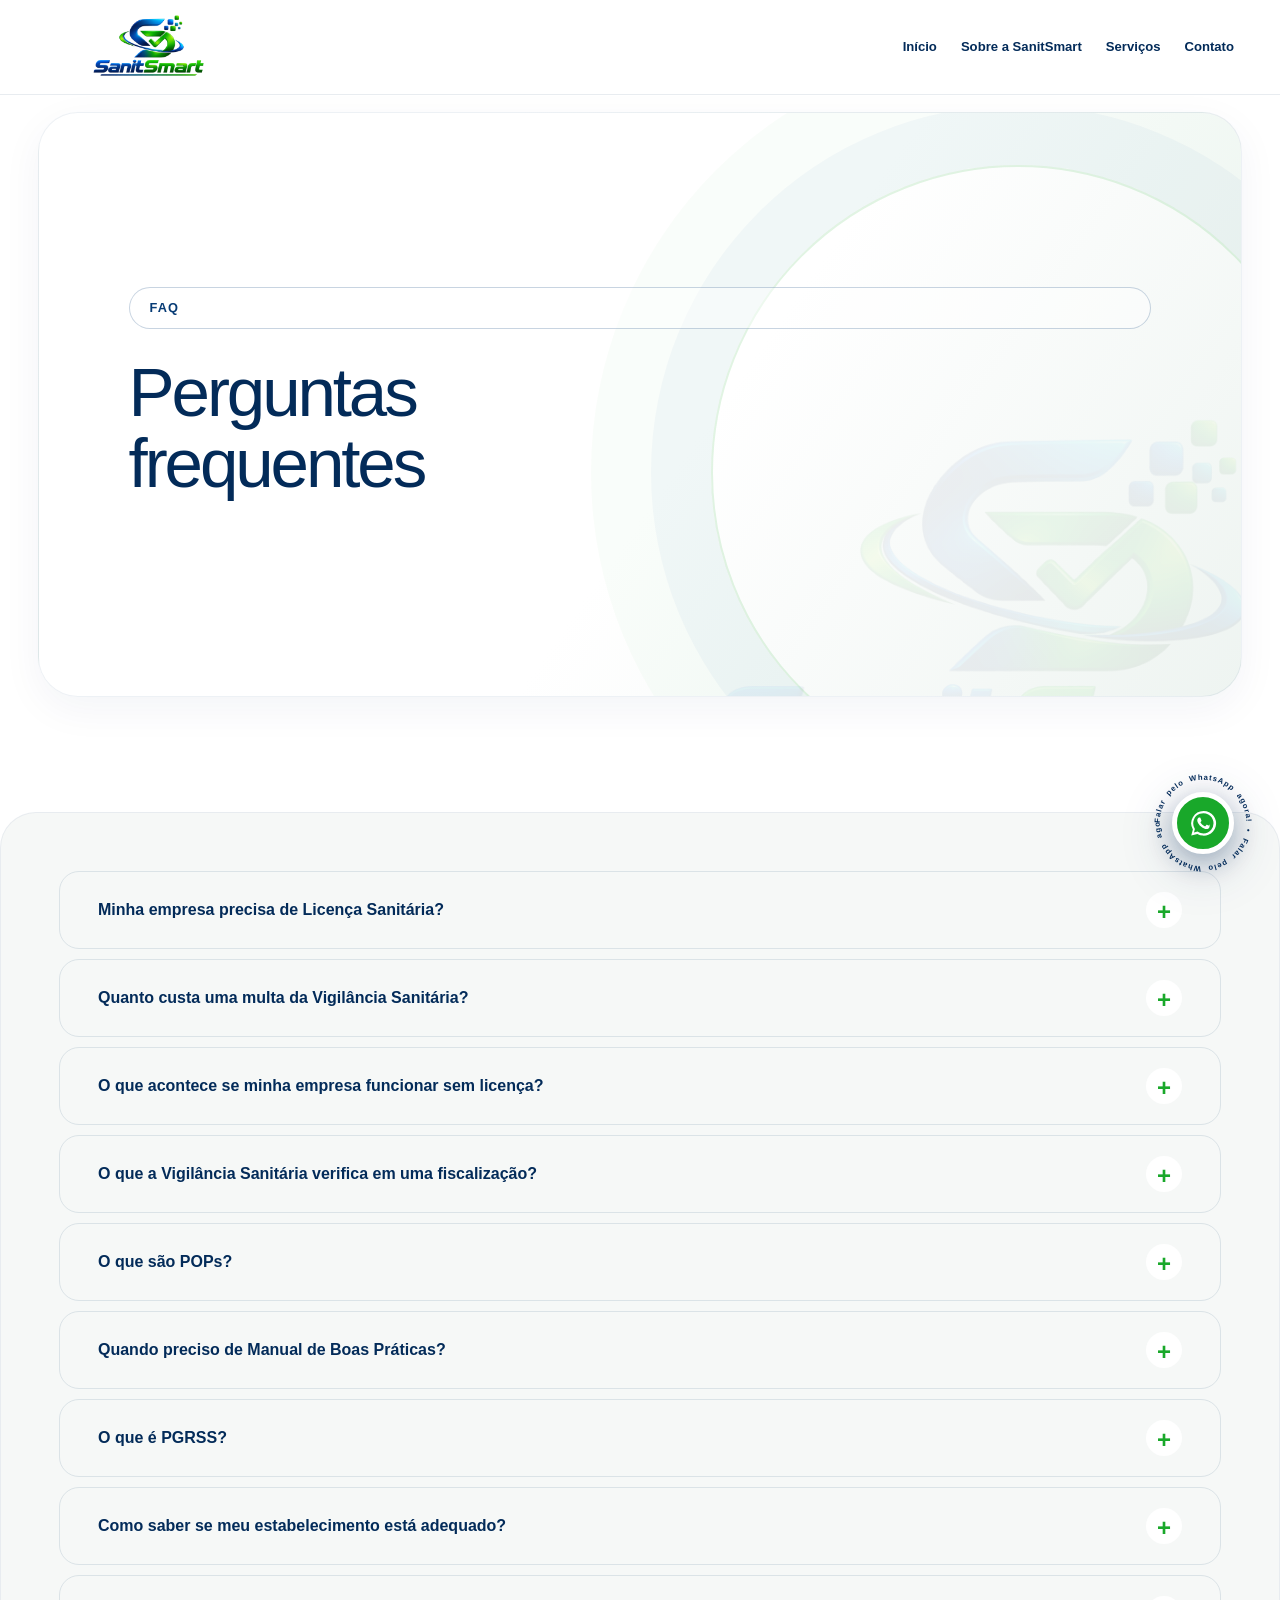
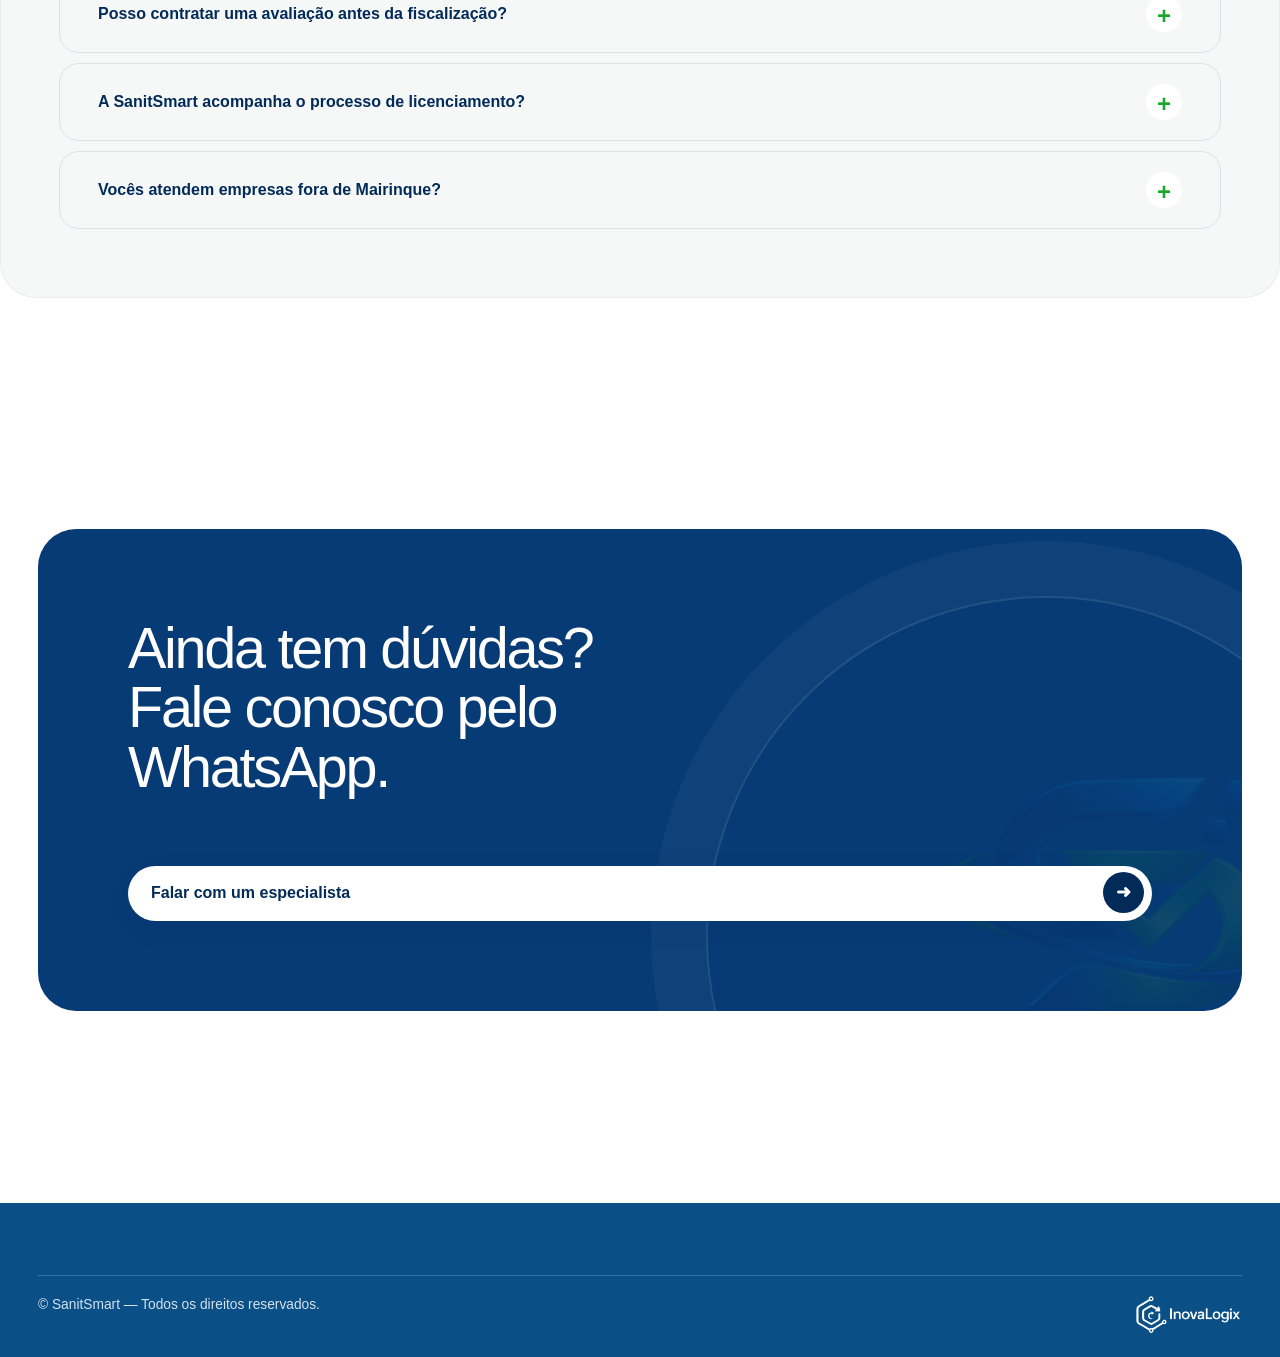
<file: duvidas.html>
<!doctype html><html lang="pt-BR"><head><meta charset="utf-8"><meta name="viewport" content="width=device-width,initial-scale=1"><meta name="description" content="Respostas para as principais dúvidas sobre licenciamento e conformidade sanitária."><meta property="og:type" content="website"><meta property="og:title" content="Perguntas Frequentes | SanitSmart"><meta property="og:description" content="Respostas para as principais dúvidas sobre licenciamento e conformidade sanitária."><meta property="og:image" content="https://sanitsmart.vercel.app/open-graph-sanitsmart.png"><meta property="og:image:type" content="image/png"><meta property="og:image:width" content="1738"><meta property="og:image:height" content="907"><meta property="og:image:alt" content="SanitSmart — Consultoria especializada em Licenciamento Sanitário"><meta name="twitter:card" content="summary_large_image"><meta name="twitter:image" content="https://sanitsmart.vercel.app/open-graph-sanitsmart.png"><title>Perguntas Frequentes | SanitSmart</title><link rel="icon" type="image/png" href="favicon.png"><link rel="stylesheet" href="site.css"></head><body><a class="skip" href="#conteudo">Ir para o conteúdo</a><header class="site-header"><div class="container"><div class="nav-shell"><a class="brand" href="index.html"><img src="logo.png" alt="SanitSmart"></a><button class="nav-toggle" aria-label="Abrir menu" aria-expanded="false">☰</button><nav class="main-nav" aria-label="Menu principal"><ul><li><a href="index.html">Início</a></li><li><a href="sobre.html">Sobre a SanitSmart</a></li><li><a href="servicos.html">Serviços</a></li><li><a href="contato.html">Contato</a></li></ul></nav><a class="btn primary nav-cta" href="https://wa.me/" target="_blank" rel="noopener noreferrer">Falar com um especialista</a></div></div></header><main id="conteudo"><section class="page-hero"><div class="container"><div class="page-hero-shell"><span class="eyebrow">FAQ</span><h1>Perguntas frequentes</h1><img class="page-hero-mark" src="logo.png" alt="" aria-hidden="true"></div></div></section><section class="section"><div class="container info-block"><div class="faq"><button class="faq-q" aria-expanded="false">Minha empresa precisa de Licença Sanitária?<span>+</span></button><div class="faq-a"><div><p>Fale conosco pelo WhatsApp.</p></div></div></div><div class="faq"><button class="faq-q" aria-expanded="false">Quanto custa uma multa da Vigilância Sanitária?<span>+</span></button><div class="faq-a"><div><p>Fale conosco pelo WhatsApp.</p></div></div></div><div class="faq"><button class="faq-q" aria-expanded="false">O que acontece se minha empresa funcionar sem licença?<span>+</span></button><div class="faq-a"><div><p>Fale conosco pelo WhatsApp.</p></div></div></div><div class="faq"><button class="faq-q" aria-expanded="false">O que a Vigilância Sanitária verifica em uma fiscalização?<span>+</span></button><div class="faq-a"><div><p>Fale conosco pelo WhatsApp.</p></div></div></div><div class="faq"><button class="faq-q" aria-expanded="false">O que são POPs?<span>+</span></button><div class="faq-a"><div><p>Fale conosco pelo WhatsApp.</p></div></div></div><div class="faq"><button class="faq-q" aria-expanded="false">Quando preciso de Manual de Boas Práticas?<span>+</span></button><div class="faq-a"><div><p>Fale conosco pelo WhatsApp.</p></div></div></div><div class="faq"><button class="faq-q" aria-expanded="false">O que é PGRSS?<span>+</span></button><div class="faq-a"><div><p>Fale conosco pelo WhatsApp.</p></div></div></div><div class="faq"><button class="faq-q" aria-expanded="false">Como saber se meu estabelecimento está adequado?<span>+</span></button><div class="faq-a"><div><p>Fale conosco pelo WhatsApp.</p></div></div></div><div class="faq"><button class="faq-q" aria-expanded="false">Posso contratar uma avaliação antes da fiscalização?<span>+</span></button><div class="faq-a"><div><p>Fale conosco pelo WhatsApp.</p></div></div></div><div class="faq"><button class="faq-q" aria-expanded="false">A SanitSmart acompanha o processo de licenciamento?<span>+</span></button><div class="faq-a"><div><p>Fale conosco pelo WhatsApp.</p></div></div></div><div class="faq"><button class="faq-q" aria-expanded="false">Vocês atendem empresas fora de Mairinque?<span>+</span></button><div class="faq-a"><div><p>Fale conosco pelo WhatsApp.</p></div></div></div></div></section><section class="section"><div class="container"><div class="cta"><h2>Ainda tem dúvidas? Fale conosco pelo WhatsApp.</h2><a class="btn white" href="https://wa.me/" target="_blank" rel="noopener noreferrer">Falar com um especialista</a><img src="logo.png" alt="" aria-hidden="true"></div></div></section></main><footer><div class="container"><div class="credits"><span>© SanitSmart — Todos os direitos reservados.</span><a class="made-by"><img src="inovalogix-logo.png" alt="InovaLogix"></a></div></div></footer>  <a class="whatsapp-float visible" href="https://wa.me/?text=Ol%C3%A1%2C%20quero%20conhecer%20as%20solu%C3%A7%C3%B5es%20da%20SanitSmart%20para%20minha%20empresa." target="_blank" rel="noopener noreferrer" aria-label="Falar pelo WhatsApp agora!">
    <svg class="whatsapp-ring" viewBox="0 0 150 150" aria-hidden="true"><defs><path id="whatsapp-circle" d="M75,75 m-55,0 a55,55 0 1,1 110,0 a55,55 0 1,1 -110,0"/></defs><text><textPath href="#whatsapp-circle" startOffset="0%">Falar pelo WhatsApp agora! • Falar pelo WhatsApp agora! • </textPath></text></svg>
    <span class="whatsapp-icon" aria-hidden="true"><svg viewBox="0 0 32 32"><path d="M16.05 4.5A11.3 11.3 0 0 0 6.3 21.48L4.8 27l5.65-1.48A11.3 11.3 0 1 0 16.05 4.5Zm0 20.56c-1.82 0-3.58-.53-5.08-1.53l-.36-.22-3.35.88.9-3.27-.24-.38a9.25 9.25 0 1 1 8.13 4.52Zm5.08-6.94c-.28-.14-1.65-.81-1.9-.9-.26-.1-.45-.14-.64.14-.18.28-.72.9-.88 1.09-.16.18-.33.2-.61.07-1.65-.83-2.74-1.48-3.84-3.36-.29-.5.29-.46.83-1.53.09-.18.05-.35-.02-.49-.07-.14-.63-1.53-.87-2.09-.23-.55-.46-.47-.63-.48h-.54c-.19 0-.49.07-.75.35-.25.28-.98.96-.98 2.34s1 2.71 1.14 2.9c.14.18 1.97 3 4.77 4.21 1.77.76 2.46.83 3.34.7 1.07-.16 1.65-.96 1.88-1.89.23-.93.23-1.72.16-1.89-.07-.16-.26-.25-.54-.39Z"/></svg></span>
  </a>  <script src="site.js"></script></body></html>
</file>
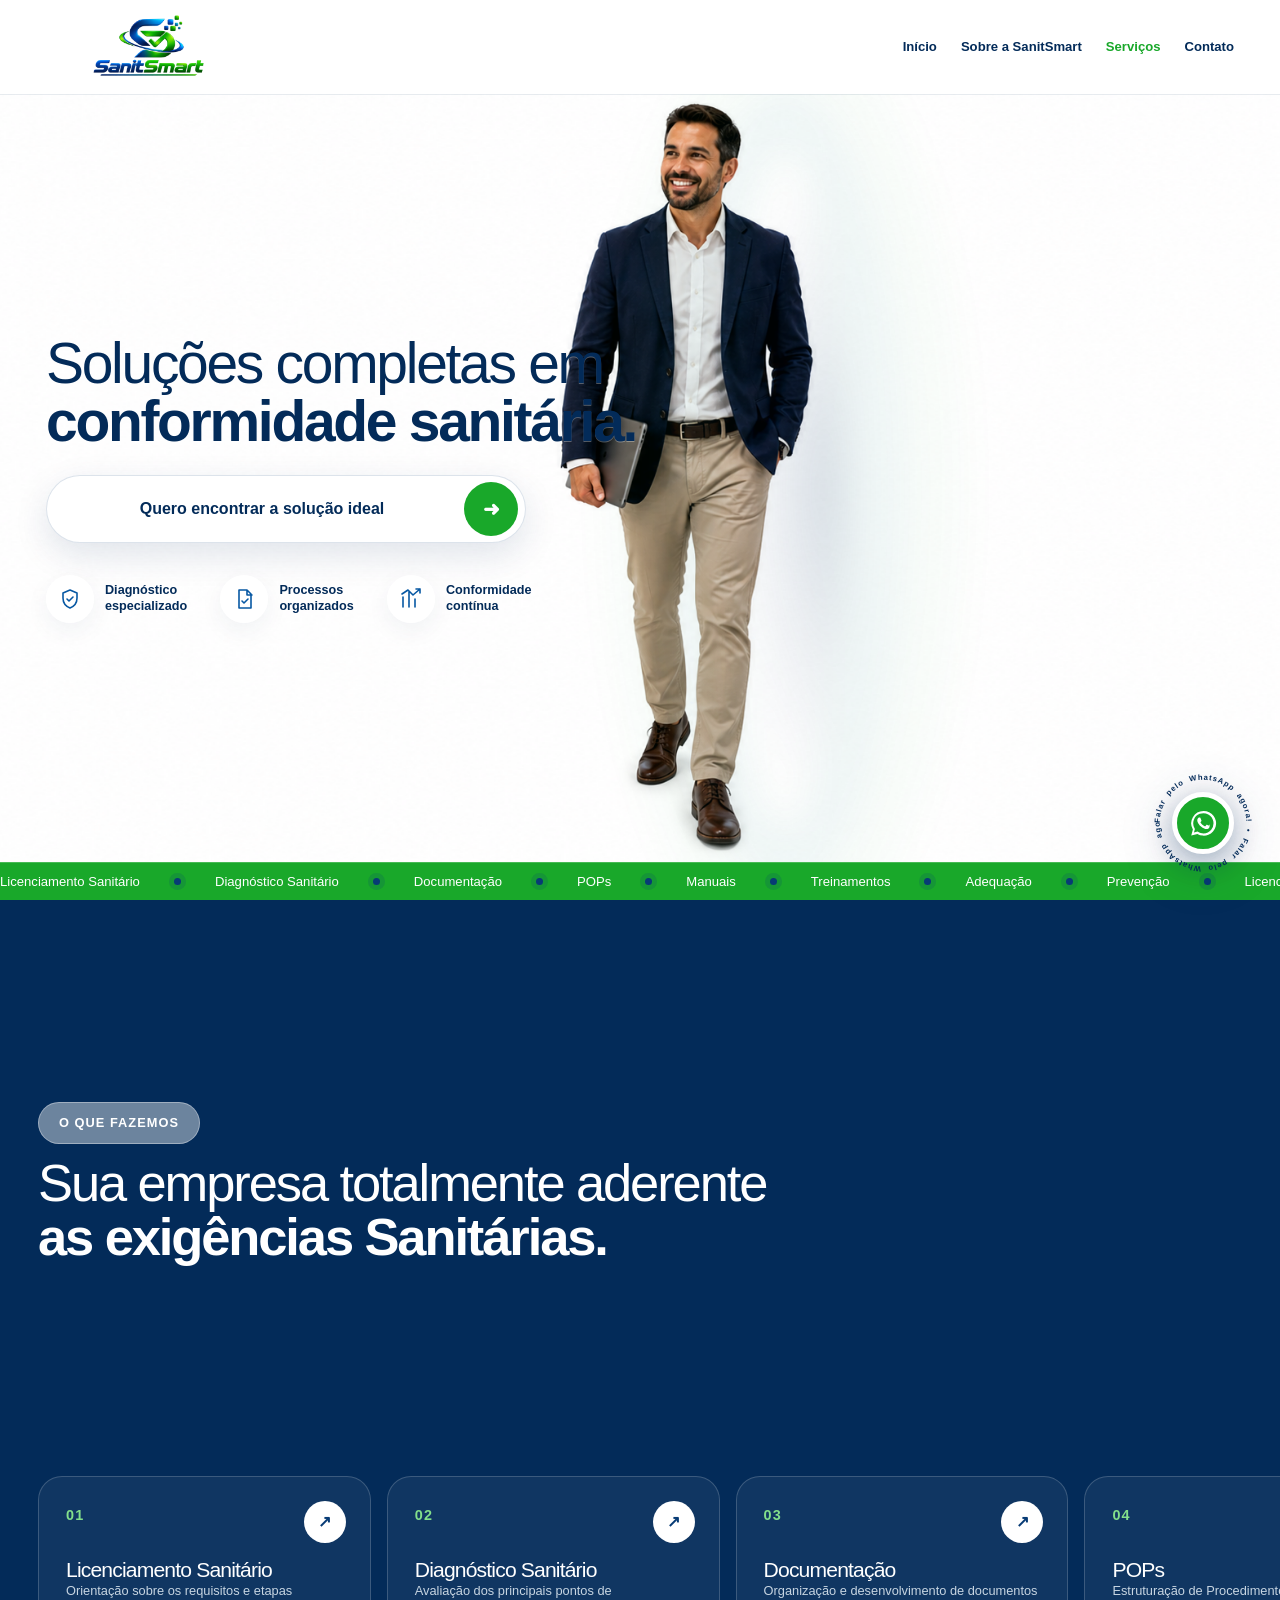
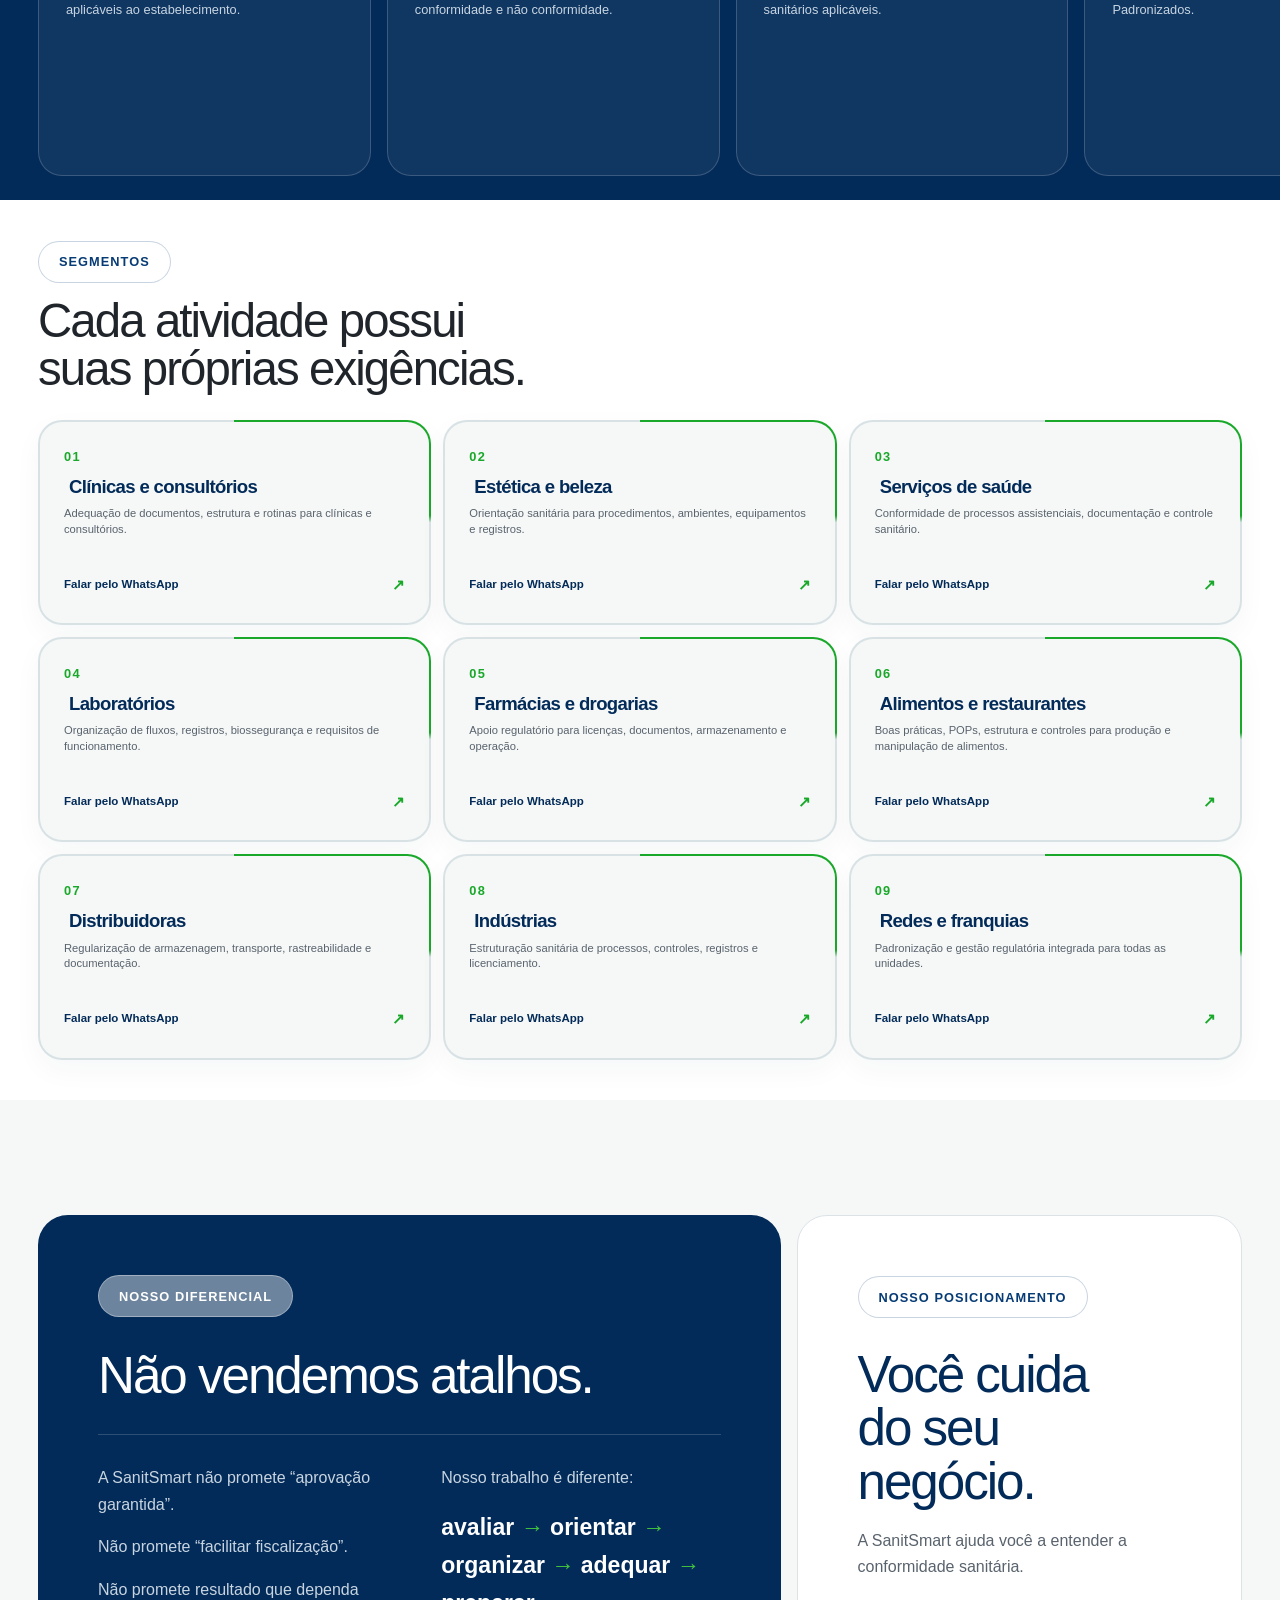
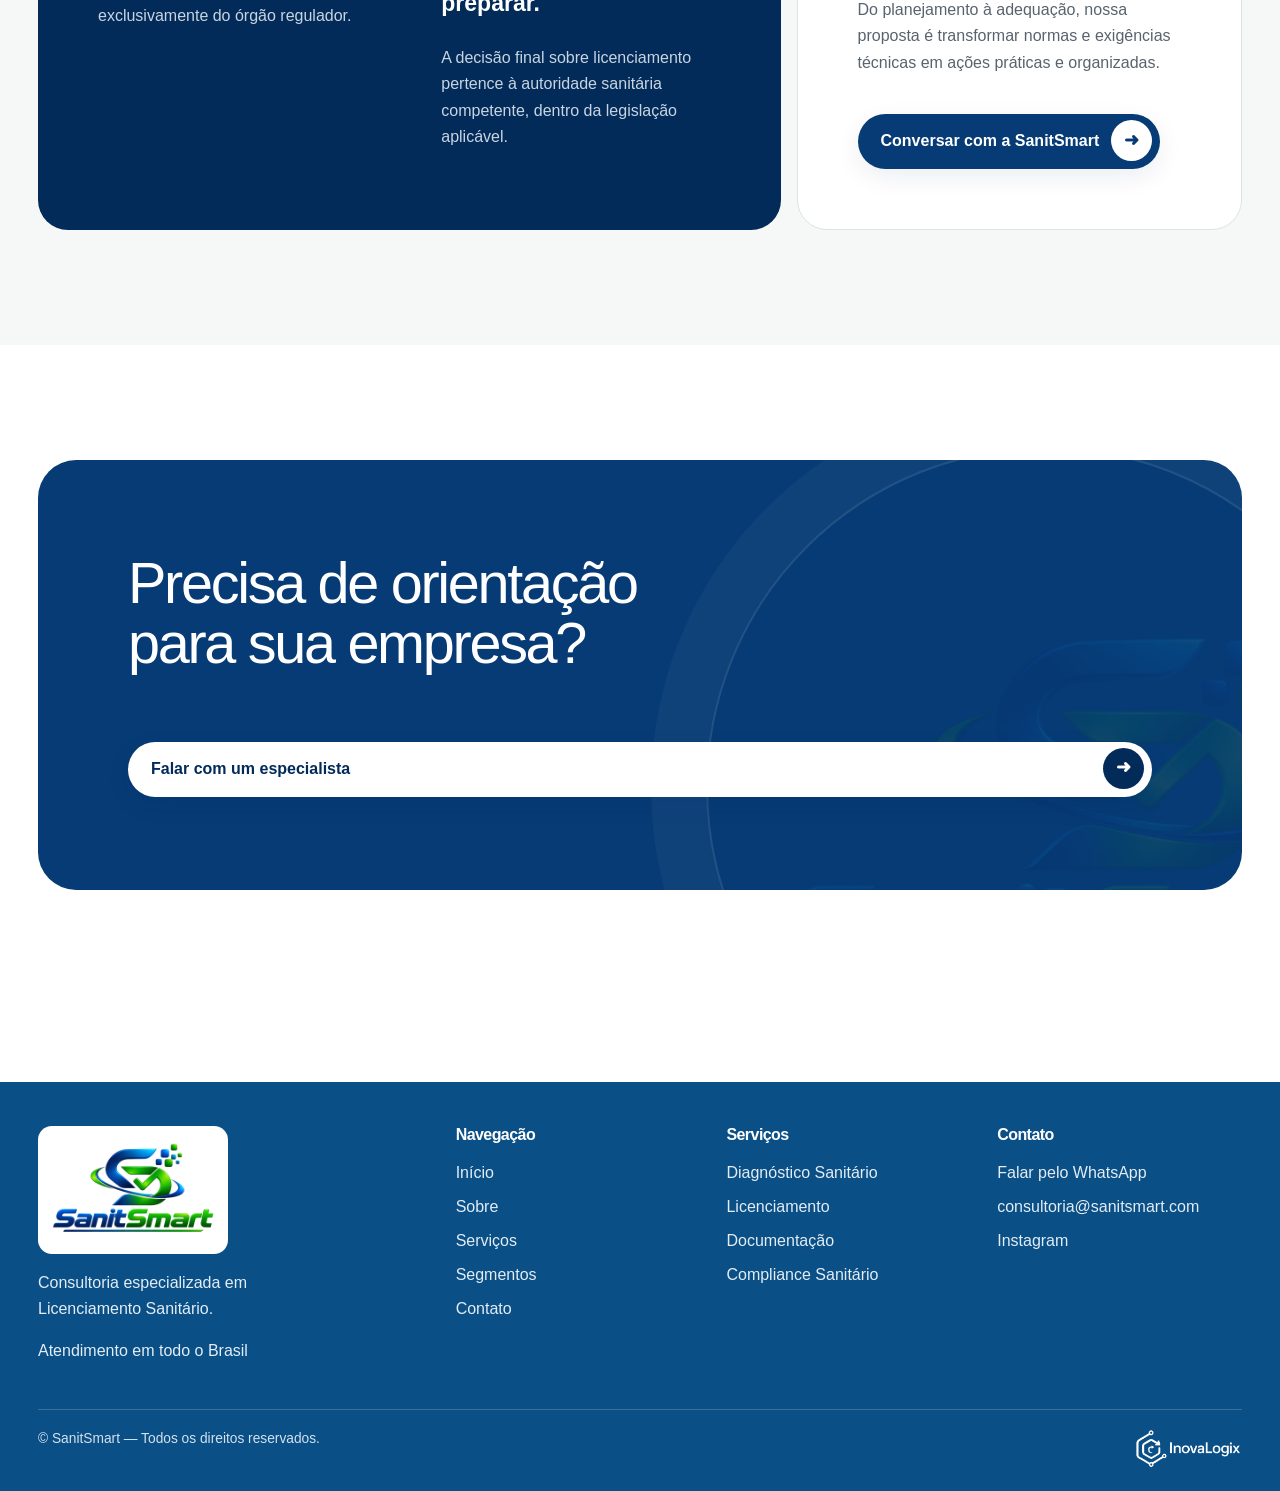
<file: servicos.html>
<!doctype html><html lang="pt-BR"><head><meta charset="utf-8"><meta name="viewport" content="width=device-width,initial-scale=1"><meta name="description" content="Serviços de conformidade sanitária SanitSmart."><meta property="og:type" content="website"><meta property="og:title" content="Serviços | SanitSmart"><meta property="og:description" content="Serviços de conformidade sanitária SanitSmart."><meta property="og:image" content="https://sanitsmart.vercel.app/open-graph-sanitsmart.png"><meta property="og:image:type" content="image/png"><meta property="og:image:width" content="1738"><meta property="og:image:height" content="907"><meta property="og:image:alt" content="SanitSmart — Consultoria especializada em Licenciamento Sanitário"><meta name="twitter:card" content="summary_large_image"><meta name="twitter:image" content="https://sanitsmart.vercel.app/open-graph-sanitsmart.png"><title>Serviços | SanitSmart</title><link rel="icon" type="image/png" href="favicon.png"><link rel="stylesheet" href="site.css"></head><body class="services-page"><a class="skip" href="#conteudo">Ir para o conteúdo</a>
<header class="site-header"><div class="container"><div class="nav-shell"><a class="brand" href="index.html"><img src="logo.png" alt="SanitSmart"></a><button class="nav-toggle" aria-label="Abrir menu" aria-expanded="false">☰</button><nav class="main-nav" aria-label="Menu principal"><ul><li><a href="index.html">Início</a></li><li><a href="sobre.html">Sobre a SanitSmart</a></li><li><a href="servicos.html" aria-current="page">Serviços</a></li><li><a href="contato.html">Contato</a></li></ul></nav><a class="btn primary nav-cta" href="https://wa.me/" target="_blank" rel="noopener noreferrer">Falar com um especialista</a></div></div></header>
<main id="conteudo"><section class="page-hero"><div class="container"><div class="page-hero-shell"><div class="services-hero-copy"><h1><span class="services-hero-line">Soluções completas em</span><strong class="services-hero-line">conformidade sanitária.</strong></h1><a class="services-hero-cta" href="https://wa.me/" target="_blank" rel="noopener noreferrer"><span aria-hidden="true">➜</span>Quero encontrar a solução ideal</a><ul class="services-hero-trust" aria-label="Benefícios dos serviços"><li><i aria-hidden="true"><svg viewBox="0 0 24 24"><path d="M12 3l7 3v5c0 4.5-2.8 8.3-7 10-4.2-1.7-7-5.5-7-10V6l7-3zM9 12l2 2 4-4"/></svg></i><b>Diagnóstico<br>especializado</b></li><li><i aria-hidden="true"><svg viewBox="0 0 24 24"><path d="M7 3h8l4 4v14H7zM15 3v5h5M10 14l2 2 4-4"/></svg></i><b>Processos<br>organizados</b></li><li><i aria-hidden="true"><svg viewBox="0 0 24 24"><path d="M4 20V10M10 20V5M16 20v-8M3 7l6-4 5 5 7-6M17 2h4v4"/></svg></i><b>Conformidade<br>contínua</b></li></ul></div></div></div></section><div class="services-ticker" aria-label="Serviços prestados"><div class="services-ticker-track"><div class="services-ticker-group"><span>Licenciamento Sanitário</span><span>Diagnóstico Sanitário</span><span>Documentação</span><span>POPs</span><span>Manuais</span><span>Treinamentos</span><span>Adequação</span><span>Prevenção</span></div><div class="services-ticker-group" aria-hidden="true"><span>Licenciamento Sanitário</span><span>Diagnóstico Sanitário</span><span>Documentação</span><span>POPs</span><span>Manuais</span><span>Treinamentos</span><span>Adequação</span><span>Prevenção</span></div></div></div><section class="services-catalog"><div class="container"><header class="services-catalog-heading reveal"><span class="eyebrow light">O que fazemos</span><h2><span>Sua empresa totalmente aderente</span><strong>as exigências Sanitárias.</strong></h2></header></div><div class="services-page-carousel reveal" aria-label="Serviços SanitSmart"><div class="services-page-track"><div class="services-page-group"><article class="service-row"><span class="num">01</span><h2>Licenciamento Sanitário</h2><p>Orientação sobre os requisitos e etapas aplicáveis ao estabelecimento.</p></article><article class="service-row"><span class="num">02</span><h2>Diagnóstico Sanitário</h2><p>Avaliação dos principais pontos de conformidade e não conformidade.</p></article><article class="service-row"><span class="num">03</span><h2>Documentação</h2><p>Organização e desenvolvimento de documentos sanitários aplicáveis.</p></article><article class="service-row"><span class="num">04</span><h2>POPs</h2><p>Estruturação de Procedimentos Operacionais Padronizados.</p></article><article class="service-row"><span class="num">05</span><h2>Manuais</h2><p>Elaboração e revisão de Manuais de Boas Práticas, quando aplicáveis.</p></article><article class="service-row"><span class="num">06</span><h2>Treinamentos</h2><p>Capacitação de equipes em boas práticas e procedimentos sanitários.</p></article><article class="service-row"><span class="num">07</span><h2>Adequação</h2><p>Orientação sobre requisitos estruturais e operacionais.</p></article><article class="service-row"><span class="num">08</span><h2>Prevenção</h2><p>Preparação para reduzir riscos e evitar problemas previsíveis.</p></article></div><div class="services-page-group" aria-hidden="true"><article class="service-row"><span class="num">01</span><h2>Licenciamento Sanitário</h2><p>Orientação sobre os requisitos e etapas aplicáveis ao estabelecimento.</p></article><article class="service-row"><span class="num">02</span><h2>Diagnóstico Sanitário</h2><p>Avaliação dos principais pontos de conformidade e não conformidade.</p></article><article class="service-row"><span class="num">03</span><h2>Documentação</h2><p>Organização e desenvolvimento de documentos sanitários aplicáveis.</p></article><article class="service-row"><span class="num">04</span><h2>POPs</h2><p>Estruturação de Procedimentos Operacionais Padronizados.</p></article><article class="service-row"><span class="num">05</span><h2>Manuais</h2><p>Elaboração e revisão de Manuais de Boas Práticas, quando aplicáveis.</p></article><article class="service-row"><span class="num">06</span><h2>Treinamentos</h2><p>Capacitação de equipes em boas práticas e procedimentos sanitários.</p></article><article class="service-row"><span class="num">07</span><h2>Adequação</h2><p>Orientação sobre requisitos estruturais e operacionais.</p></article><article class="service-row"><span class="num">08</span><h2>Prevenção</h2><p>Preparação para reduzir riscos e evitar problemas previsíveis.</p></article></div></div></div></section><section class="services-segments" id="segmentos" aria-labelledby="segmentos-titulo"><div class="container"><header class="services-segments-heading reveal"><span class="eyebrow">Segmentos</span><h2 id="segmentos-titulo"><span>Cada atividade possui</span><span>suas próprias exigências.</span></h2></header><div class="segment-grid"><article class="segment-card reveal"><span>01</span><h3>Clínicas e consultórios</h3><p>Adequação de documentos, estrutura e rotinas para clínicas e consultórios.</p><a href="https://wa.me/?text=Ol%C3%A1%2C%20Quero%20conhecer%20as%20solu%C3%A7%C3%B5es%20para%20minha%20empresa%20do%20setor%20Cl%C3%ADnicas%20e%20consult%C3%B3rios" target="_blank" rel="noopener noreferrer" aria-label="Falar pelo WhatsApp sobre Clínicas e consultórios">Falar pelo WhatsApp <b aria-hidden="true">↗</b></a></article><article class="segment-card reveal"><span>02</span><h3>Estética e beleza</h3><p>Orientação sanitária para procedimentos, ambientes, equipamentos e registros.</p><a href="https://wa.me/?text=Ol%C3%A1%2C%20Quero%20conhecer%20as%20solu%C3%A7%C3%B5es%20para%20minha%20empresa%20do%20setor%20Est%C3%A9tica%20e%20beleza" target="_blank" rel="noopener noreferrer" aria-label="Falar pelo WhatsApp sobre Estética e beleza">Falar pelo WhatsApp <b aria-hidden="true">↗</b></a></article><article class="segment-card reveal"><span>03</span><h3>Serviços de saúde</h3><p>Conformidade de processos assistenciais, documentação e controle sanitário.</p><a href="https://wa.me/?text=Ol%C3%A1%2C%20Quero%20conhecer%20as%20solu%C3%A7%C3%B5es%20para%20minha%20empresa%20do%20setor%20Servi%C3%A7os%20de%20sa%C3%BAde" target="_blank" rel="noopener noreferrer" aria-label="Falar pelo WhatsApp sobre Serviços de saúde">Falar pelo WhatsApp <b aria-hidden="true">↗</b></a></article><article class="segment-card reveal"><span>04</span><h3>Laboratórios</h3><p>Organização de fluxos, registros, biossegurança e requisitos de funcionamento.</p><a href="https://wa.me/?text=Ol%C3%A1%2C%20Quero%20conhecer%20as%20solu%C3%A7%C3%B5es%20para%20minha%20empresa%20do%20setor%20Laborat%C3%B3rios" target="_blank" rel="noopener noreferrer" aria-label="Falar pelo WhatsApp sobre Laboratórios">Falar pelo WhatsApp <b aria-hidden="true">↗</b></a></article><article class="segment-card reveal"><span>05</span><h3>Farmácias e drogarias</h3><p>Apoio regulatório para licenças, documentos, armazenamento e operação.</p><a href="https://wa.me/?text=Ol%C3%A1%2C%20Quero%20conhecer%20as%20solu%C3%A7%C3%B5es%20para%20minha%20empresa%20do%20setor%20Farm%C3%A1cias%20e%20drogarias" target="_blank" rel="noopener noreferrer" aria-label="Falar pelo WhatsApp sobre Farmácias e drogarias">Falar pelo WhatsApp <b aria-hidden="true">↗</b></a></article><article class="segment-card reveal"><span>06</span><h3>Alimentos e restaurantes</h3><p>Boas práticas, POPs, estrutura e controles para produção e manipulação de alimentos.</p><a href="https://wa.me/?text=Ol%C3%A1%2C%20Quero%20conhecer%20as%20solu%C3%A7%C3%B5es%20para%20minha%20empresa%20do%20setor%20Alimentos%20e%20restaurantes" target="_blank" rel="noopener noreferrer" aria-label="Falar pelo WhatsApp sobre Alimentos e restaurantes">Falar pelo WhatsApp <b aria-hidden="true">↗</b></a></article><article class="segment-card reveal"><span>07</span><h3>Distribuidoras</h3><p>Regularização de armazenagem, transporte, rastreabilidade e documentação.</p><a href="https://wa.me/?text=Ol%C3%A1%2C%20Quero%20conhecer%20as%20solu%C3%A7%C3%B5es%20para%20minha%20empresa%20do%20setor%20Distribuidoras" target="_blank" rel="noopener noreferrer" aria-label="Falar pelo WhatsApp sobre Distribuidoras">Falar pelo WhatsApp <b aria-hidden="true">↗</b></a></article><article class="segment-card reveal"><span>08</span><h3>Indústrias</h3><p>Estruturação sanitária de processos, controles, registros e licenciamento.</p><a href="https://wa.me/?text=Ol%C3%A1%2C%20Quero%20conhecer%20as%20solu%C3%A7%C3%B5es%20para%20minha%20empresa%20do%20setor%20Ind%C3%BAstrias" target="_blank" rel="noopener noreferrer" aria-label="Falar pelo WhatsApp sobre Indústrias">Falar pelo WhatsApp <b aria-hidden="true">↗</b></a></article><article class="segment-card reveal"><span>09</span><h3>Redes e franquias</h3><p>Padronização e gestão regulatória integrada para todas as unidades.</p><a href="https://wa.me/?text=Ol%C3%A1%2C%20Quero%20conhecer%20as%20solu%C3%A7%C3%B5es%20para%20minha%20empresa%20do%20setor%20Redes%20e%20franquias" target="_blank" rel="noopener noreferrer" aria-label="Falar pelo WhatsApp sobre Redes e franquias">Falar pelo WhatsApp <b aria-hidden="true">↗</b></a></article></div></div></section><section class="service-principles"><div class="container"><div class="service-difference"><span class="eyebrow light">Nosso Diferencial</span><h2>Não vendemos atalhos.</h2><div class="difference-grid"><div><p>A SanitSmart não promete “aprovação garantida”.</p><p>Não promete “facilitar fiscalização”.</p><p>Não promete resultado que dependa exclusivamente do órgão regulador.</p></div><div><p>Nosso trabalho é diferente:</p><p class="difference-flow">avaliar <span>→</span> orientar <span>→</span> organizar <span>→</span> adequar <span>→</span> preparar.</p><p>A decisão final sobre licenciamento pertence à autoridade sanitária competente, dentro da legislação aplicável.</p></div></div></div><div class="service-positioning"><span class="eyebrow">Nosso Posicionamento</span><h2>Você cuida do seu negócio.</h2><p>A SanitSmart ajuda você a entender a conformidade sanitária.</p><p>Do planejamento à adequação, nossa proposta é transformar normas e exigências técnicas em ações práticas e organizadas.</p><a class="btn primary" href="https://wa.me/" target="_blank" rel="noopener noreferrer">Conversar com a SanitSmart</a></div></div></section><section class="section"><div class="container"><div class="cta"><h2>Precisa de orientação para sua empresa?</h2><a class="btn white" href="https://wa.me/" target="_blank" rel="noopener noreferrer">Falar com um especialista</a><img src="logo.png" alt="" aria-hidden="true"></div></div></section></main>
<footer><div class="container"><div class="footer-grid"><div class="footer-brand"><img src="logo.png" alt="SanitSmart"><p>Consultoria especializada em Licenciamento Sanitário.</p><p>Atendimento em todo o Brasil</p></div><div class="footer-col"><h3>Navegação</h3><a href="index.html">Início</a><a href="sobre.html">Sobre</a><a href="servicos.html">Serviços</a><a href="#segmentos">Segmentos</a><a href="contato.html">Contato</a></div><div class="footer-col"><h3>Serviços</h3><a href="servicos.html">Diagnóstico Sanitário</a><a href="servicos.html">Licenciamento</a><a href="servicos.html">Documentação</a><a href="servicos.html">Compliance Sanitário</a></div><div class="footer-col"><h3>Contato</h3><a href="https://wa.me/">WhatsApp</a><a href="mailto:consultoria@sanitsmart.com">consultoria@sanitsmart.com</a><a href="#">Instagram</a></div></div><div class="credits"><span>© SanitSmart — Todos os direitos reservados.</span><a class="made-by" href="#"><img src="inovalogix-logo.png" alt="InovaLogix"></a></div></div></footer>  <a class="whatsapp-float visible" href="https://wa.me/?text=Ol%C3%A1%2C%20quero%20conhecer%20as%20solu%C3%A7%C3%B5es%20da%20SanitSmart%20para%20minha%20empresa." target="_blank" rel="noopener noreferrer" aria-label="Falar pelo WhatsApp agora!">
    <svg class="whatsapp-ring" viewBox="0 0 150 150" aria-hidden="true"><defs><path id="whatsapp-circle" d="M75,75 m-55,0 a55,55 0 1,1 110,0 a55,55 0 1,1 -110,0"/></defs><text><textPath href="#whatsapp-circle" startOffset="0%">Falar pelo WhatsApp agora! • Falar pelo WhatsApp agora! • </textPath></text></svg>
    <span class="whatsapp-icon" aria-hidden="true"><svg viewBox="0 0 32 32"><path d="M16.05 4.5A11.3 11.3 0 0 0 6.3 21.48L4.8 27l5.65-1.48A11.3 11.3 0 1 0 16.05 4.5Zm0 20.56c-1.82 0-3.58-.53-5.08-1.53l-.36-.22-3.35.88.9-3.27-.24-.38a9.25 9.25 0 1 1 8.13 4.52Zm5.08-6.94c-.28-.14-1.65-.81-1.9-.9-.26-.1-.45-.14-.64.14-.18.28-.72.9-.88 1.09-.16.18-.33.2-.61.07-1.65-.83-2.74-1.48-3.84-3.36-.29-.5.29-.46.83-1.53.09-.18.05-.35-.02-.49-.07-.14-.63-1.53-.87-2.09-.23-.55-.46-.47-.63-.48h-.54c-.19 0-.49.07-.75.35-.25.28-.98.96-.98 2.34s1 2.71 1.14 2.9c.14.18 1.97 3 4.77 4.21 1.77.76 2.46.83 3.34.7 1.07-.16 1.65-.96 1.88-1.89.23-.93.23-1.72.16-1.89-.07-.16-.26-.25-.54-.39Z"/></svg></span>
  </a>  <script src="site.js"></script></body></html>
</file>
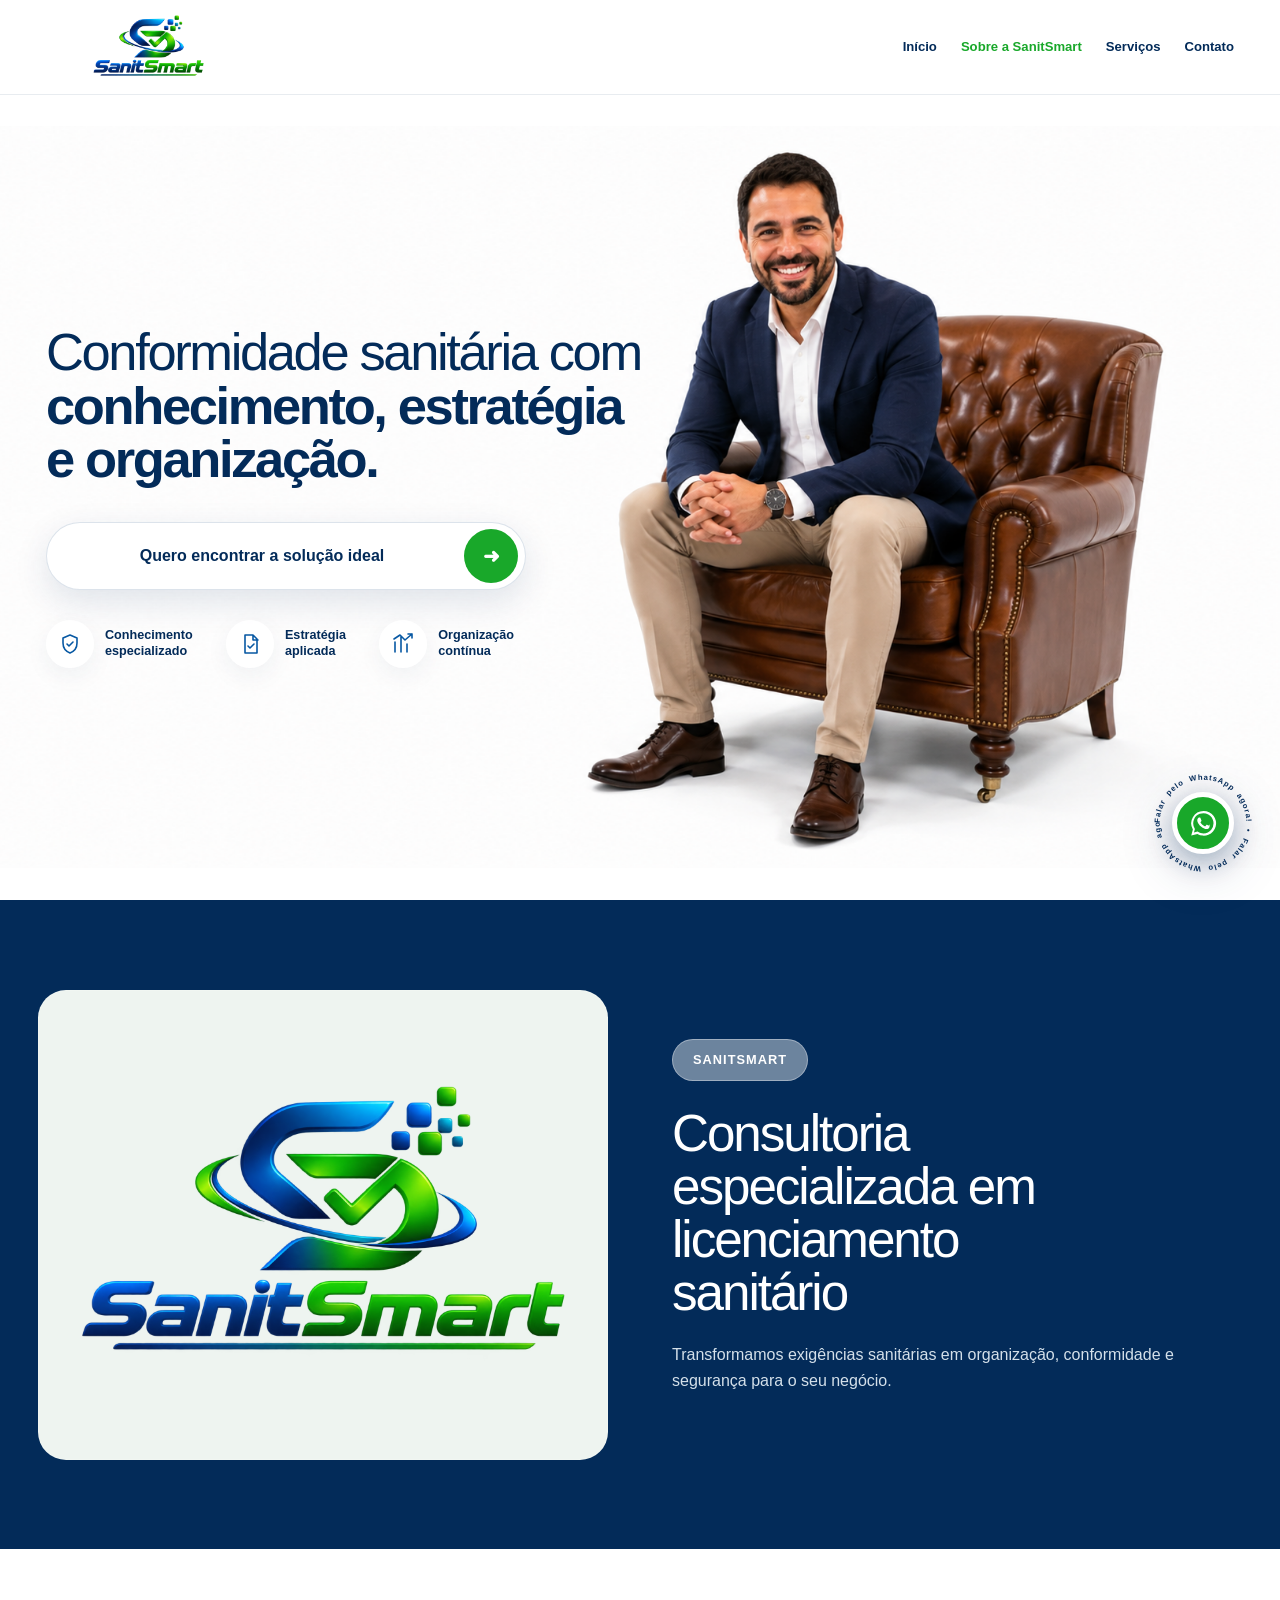
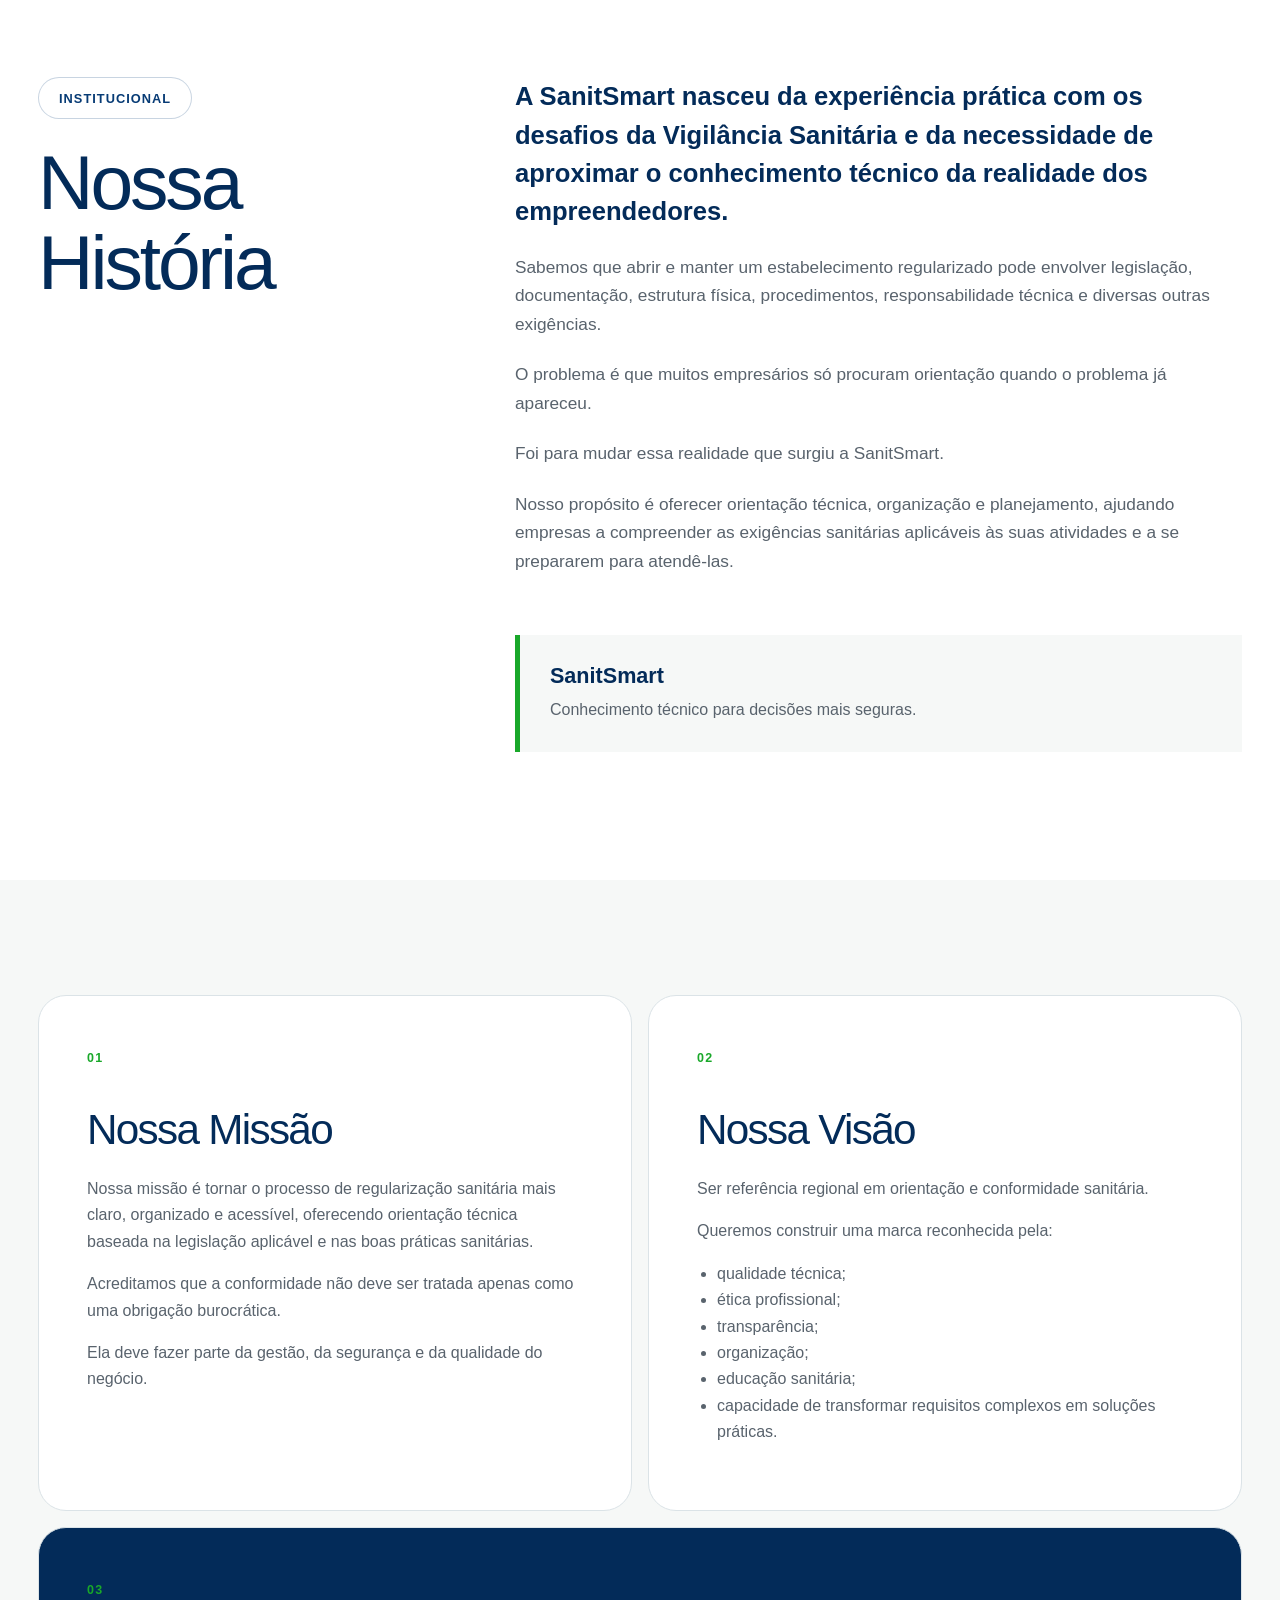
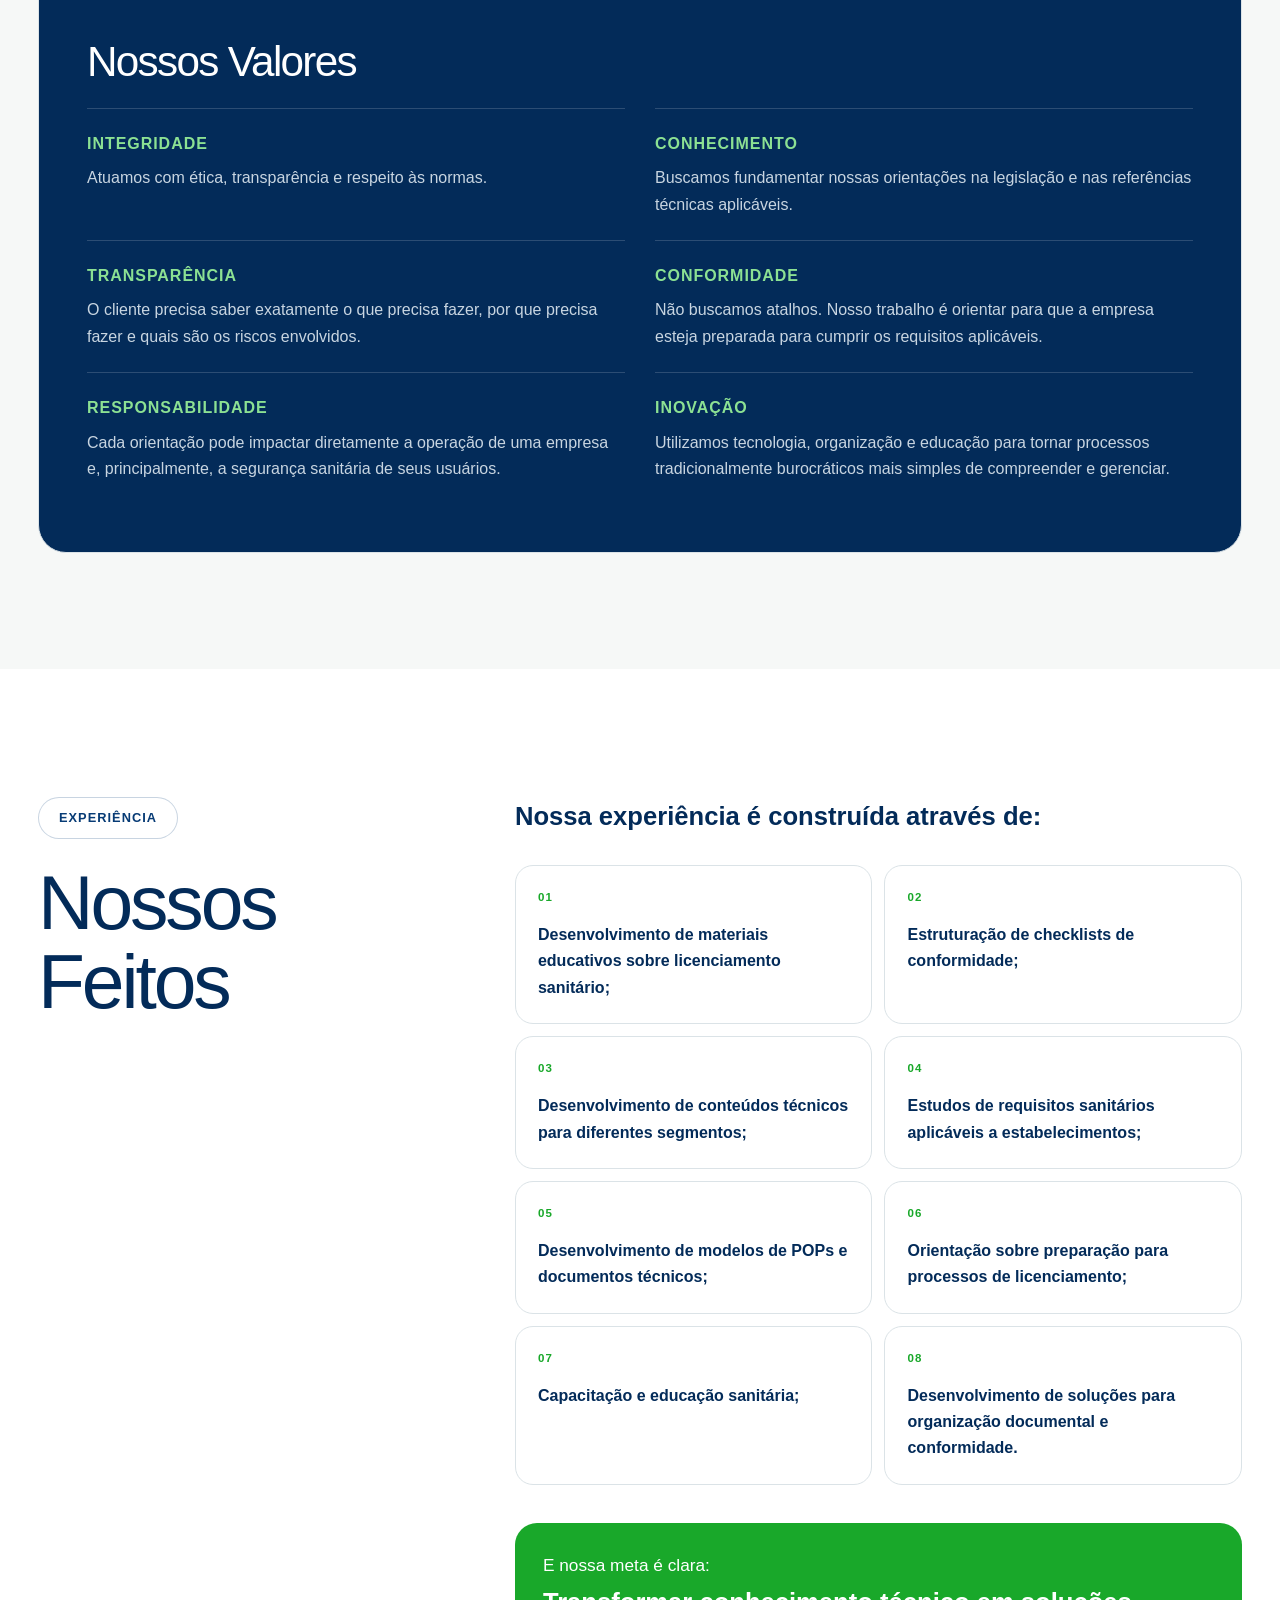
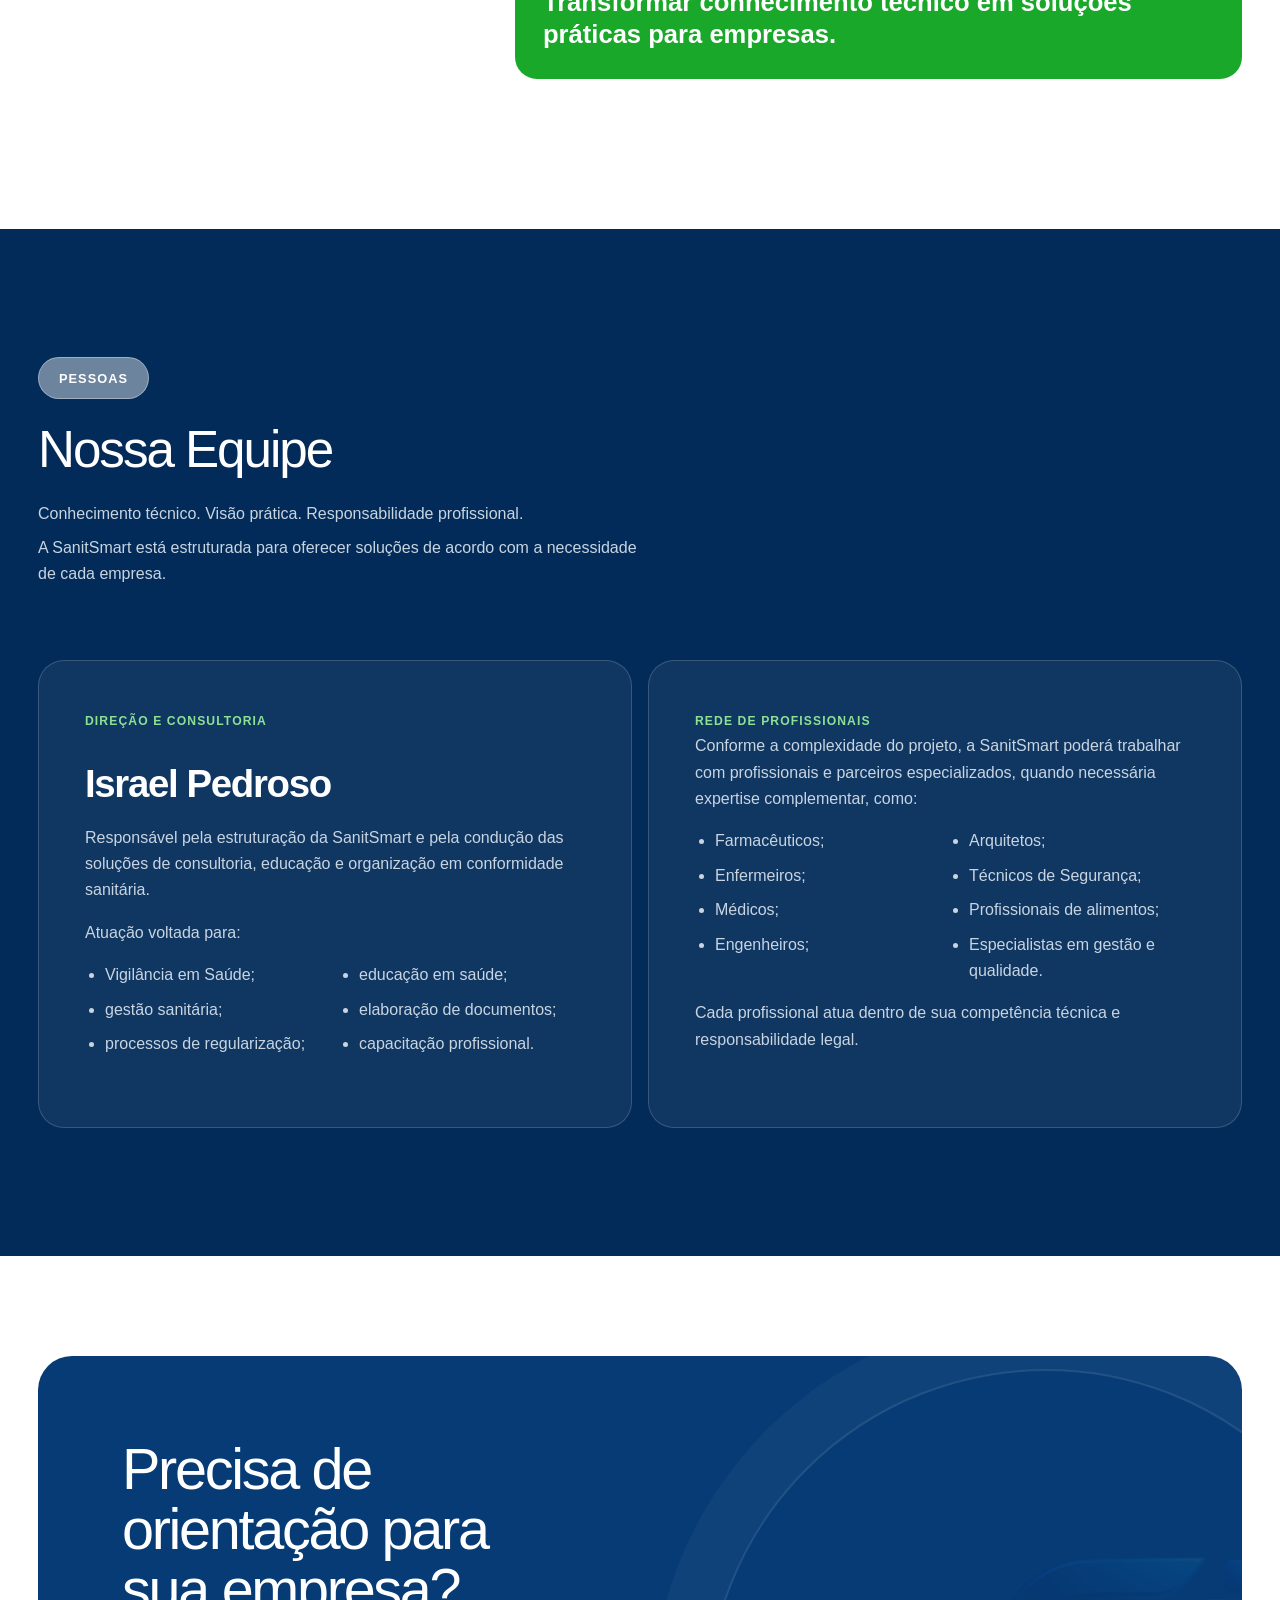
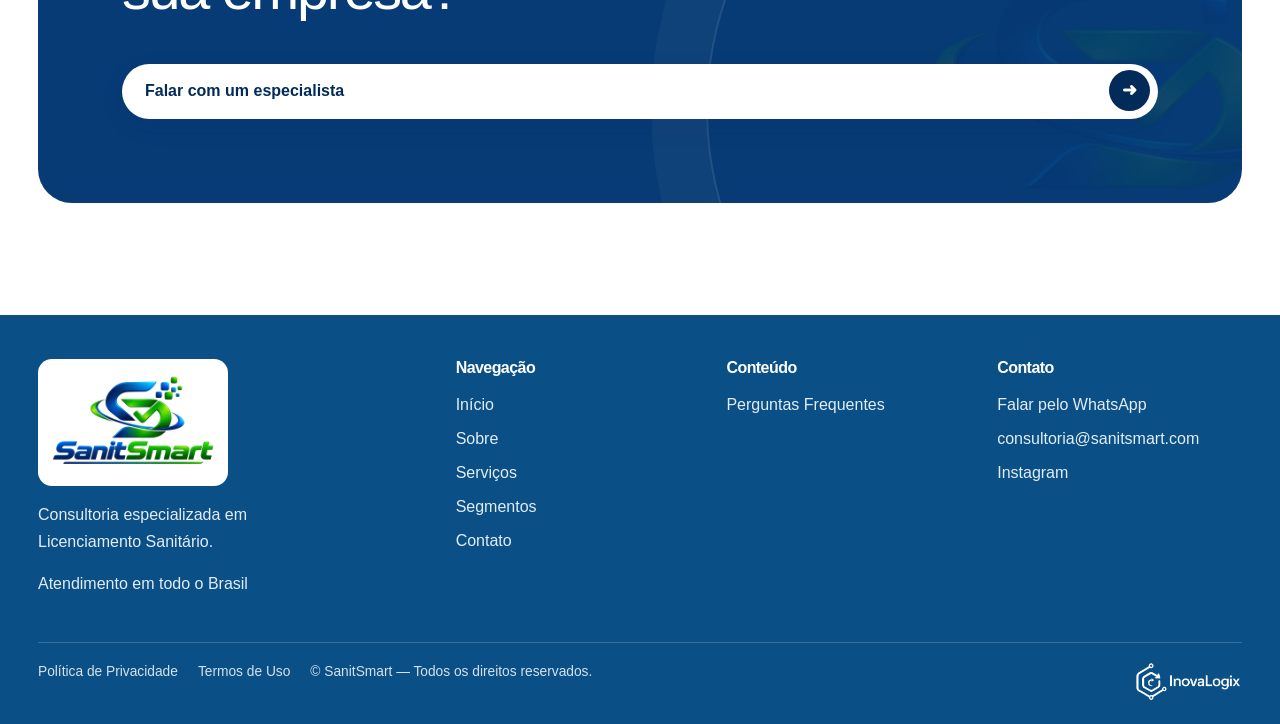
<file: sobre.html>
<!doctype html><html lang="pt-BR"><head><meta charset="utf-8"><meta name="viewport" content="width=device-width,initial-scale=1"><meta name="description" content="Conheça a SanitSmart e seu propósito."><meta property="og:type" content="website"><meta property="og:title" content="Sobre a SanitSmart"><meta property="og:description" content="Conheça a SanitSmart e seu propósito."><meta property="og:image" content="https://sanitsmart.vercel.app/open-graph-sanitsmart.png"><meta property="og:image:type" content="image/png"><meta property="og:image:width" content="1738"><meta property="og:image:height" content="907"><meta property="og:image:alt" content="SanitSmart — Consultoria especializada em Licenciamento Sanitário"><meta name="twitter:card" content="summary_large_image"><meta name="twitter:image" content="https://sanitsmart.vercel.app/open-graph-sanitsmart.png"><title>Sobre a SanitSmart</title><link rel="icon" type="image/png" href="favicon.png"><link rel="stylesheet" href="site.css"></head><body class="about-page"><a class="skip" href="#conteudo">Ir para o conteúdo</a>
<header class="site-header"><div class="container"><div class="nav-shell"><a class="brand" href="index.html" aria-label="SanitSmart — Início"><img src="logo.png" alt="SanitSmart" width="1536" height="1024"></a><button class="nav-toggle" aria-label="Abrir menu" aria-expanded="false">☰</button><nav class="main-nav" aria-label="Menu principal"><ul><li><a href="index.html">Início</a></li><li><a href="sobre.html" aria-current="page">Sobre a SanitSmart</a></li><li><a href="servicos.html">Serviços</a></li><li><a href="contato.html">Contato</a></li></ul></nav><a class="btn primary nav-cta" href="https://wa.me/" target="_blank" rel="noopener noreferrer">Falar com um especialista</a></div></div></header>
<main id="conteudo"><section class="page-hero"><div class="container"><div class="page-hero-shell"><div class="about-hero-copy"><h1><span>Conformidade sanitária com</span><strong>conhecimento, estratégia</strong><strong>e organização.</strong></h1><a class="services-hero-cta about-hero-cta" href="https://wa.me/" target="_blank" rel="noopener noreferrer"><span aria-hidden="true">➜</span>Quero encontrar a solução ideal</a><ul class="services-hero-trust about-hero-trust" aria-label="Diferenciais da SanitSmart"><li><i aria-hidden="true"><svg viewBox="0 0 24 24"><path d="M12 3l7 3v5c0 4.5-2.8 8.3-7 10-4.2-1.7-7-5.5-7-10V6l7-3zM9 12l2 2 4-4"/></svg></i><b>Conhecimento<br>especializado</b></li><li><i aria-hidden="true"><svg viewBox="0 0 24 24"><path d="M7 3h8l4 4v14H7zM15 3v5h5M10 14l2 2 4-4"/></svg></i><b>Estratégia<br>aplicada</b></li><li><i aria-hidden="true"><svg viewBox="0 0 24 24"><path d="M4 20V10M10 20V5M16 20v-8M3 7l6-4 5 5 7-6M17 2h4v4"/></svg></i><b>Organização<br>contínua</b></li></ul></div></div></div></section><section class="section about-showcase"><div class="container"><div class="about-showcase-shell reveal"><div class="about-showcase-logo"><img src="logo.png" alt="Logo SanitSmart" loading="lazy"></div><div><span class="eyebrow light">SanitSmart</span><h2>Consultoria especializada em licenciamento sanitário</h2><p>Transformamos exigências sanitárias em organização, conformidade e segurança para o seu negócio.</p></div></div></div></section>



<section class="about-content-section about-history" aria-labelledby="nossa-historia"><div class="container about-content-grid"><header><span class="eyebrow">Institucional</span><h2 id="nossa-historia">Nossa História</h2></header><div class="about-rich-copy"><p>A SanitSmart nasceu da experiência prática com os desafios da Vigilância Sanitária e da necessidade de aproximar o conhecimento técnico da realidade dos empreendedores.</p><p>Sabemos que abrir e manter um estabelecimento regularizado pode envolver legislação, documentação, estrutura física, procedimentos, responsabilidade técnica e diversas outras exigências.</p><p>O problema é que muitos empresários só procuram orientação quando o problema já apareceu.</p><p>Foi para mudar essa realidade que surgiu a SanitSmart.</p><p>Nosso propósito é oferecer orientação técnica, organização e planejamento, ajudando empresas a compreender as exigências sanitárias aplicáveis às suas atividades e a se prepararem para atendê-las.</p><blockquote><strong>SanitSmart</strong><span>Conhecimento técnico para decisões mais seguras.</span></blockquote></div></div></section><section class="about-pillars" aria-label="Missão, visão e valores"><div class="container"><article><span>01</span><h2>Nossa Missão</h2><p>Nossa missão é tornar o processo de regularização sanitária mais claro, organizado e acessível, oferecendo orientação técnica baseada na legislação aplicável e nas boas práticas sanitárias.</p><p>Acreditamos que a conformidade não deve ser tratada apenas como uma obrigação burocrática.</p><p>Ela deve fazer parte da gestão, da segurança e da qualidade do negócio.</p></article><article><span>02</span><h2>Nossa Visão</h2><p>Ser referência regional em orientação e conformidade sanitária.</p><p>Queremos construir uma marca reconhecida pela:</p><ul><li>qualidade técnica;</li><li>ética profissional;</li><li>transparência;</li><li>organização;</li><li>educação sanitária;</li><li>capacidade de transformar requisitos complexos em soluções práticas.</li></ul></article><article class="values"><span>03</span><h2>Nossos Valores</h2><dl><div><dt>Integridade</dt><dd>Atuamos com ética, transparência e respeito às normas.</dd></div><div><dt>Conhecimento</dt><dd>Buscamos fundamentar nossas orientações na legislação e nas referências técnicas aplicáveis.</dd></div><div><dt>Transparência</dt><dd>O cliente precisa saber exatamente o que precisa fazer, por que precisa fazer e quais são os riscos envolvidos.</dd></div><div><dt>Conformidade</dt><dd>Não buscamos atalhos. Nosso trabalho é orientar para que a empresa esteja preparada para cumprir os requisitos aplicáveis.</dd></div><div><dt>Responsabilidade</dt><dd>Cada orientação pode impactar diretamente a operação de uma empresa e, principalmente, a segurança sanitária de seus usuários.</dd></div><div><dt>Inovação</dt><dd>Utilizamos tecnologia, organização e educação para tornar processos tradicionalmente burocráticos mais simples de compreender e gerenciar.</dd></div></dl></article></div></section><section class="about-content-section about-achievements" aria-labelledby="nossos-feitos"><div class="container about-content-grid"><header><span class="eyebrow">Experiência</span><h2 id="nossos-feitos">Nossos Feitos</h2></header><div class="about-rich-copy"><p>Nossa experiência é construída através de:</p><ul class="achievement-list"><li>Desenvolvimento de materiais educativos sobre licenciamento sanitário;</li><li>Estruturação de checklists de conformidade;</li><li>Desenvolvimento de conteúdos técnicos para diferentes segmentos;</li><li>Estudos de requisitos sanitários aplicáveis a estabelecimentos;</li><li>Desenvolvimento de modelos de POPs e documentos técnicos;</li><li>Orientação sobre preparação para processos de licenciamento;</li><li>Capacitação e educação sanitária;</li><li>Desenvolvimento de soluções para organização documental e conformidade.</li></ul><p class="about-closing">E nossa meta é clara:<strong>Transformar conhecimento técnico em soluções práticas para empresas.</strong></p></div></div></section><section class="about-content-section about-team" aria-labelledby="nossa-equipe"><div class="container"><header class="about-team-heading"><span class="eyebrow light">Pessoas</span><h2 id="nossa-equipe">Nossa Equipe</h2><p>Conhecimento técnico. Visão prática. Responsabilidade profissional.</p><p>A SanitSmart está estruturada para oferecer soluções de acordo com a necessidade de cada empresa.</p></header><div class="team-grid"><article><span>Direção e Consultoria</span><h3>Israel Pedroso</h3><p>Responsável pela estruturação da SanitSmart e pela condução das soluções de consultoria, educação e organização em conformidade sanitária.</p><p>Atuação voltada para:</p><ul><li>Vigilância em Saúde;</li><li>gestão sanitária;</li><li>processos de regularização;</li><li>educação em saúde;</li><li>elaboração de documentos;</li><li>capacitação profissional.</li></ul></article><article><span>Rede de profissionais</span><p>Conforme a complexidade do projeto, a SanitSmart poderá trabalhar com profissionais e parceiros especializados, quando necessária expertise complementar, como:</p><ul><li>Farmacêuticos;</li><li>Enfermeiros;</li><li>Médicos;</li><li>Engenheiros;</li><li>Arquitetos;</li><li>Técnicos de Segurança;</li><li>Profissionais de alimentos;</li><li>Especialistas em gestão e qualidade.</li></ul><p>Cada profissional atua dentro de sua competência técnica e responsabilidade legal.</p></article></div></div></section><section class="section about-contact"><div class="container"><div class="cta"><h2>Precisa de orientação para sua empresa?</h2><a class="btn white" href="https://wa.me/" target="_blank" rel="noopener noreferrer">Falar com um especialista</a><img src="logo.png" alt="" aria-hidden="true" loading="lazy"></div></div></section></main>
<footer><div class="container"><div class="footer-grid"><div class="footer-brand"><img src="logo.png" alt="SanitSmart" loading="lazy"><p>Consultoria especializada em Licenciamento Sanitário.</p><p>Atendimento em todo o Brasil</p></div><div class="footer-col"><h3>Navegação</h3><a href="index.html">Início</a><a href="sobre.html">Sobre</a><a href="servicos.html">Serviços</a><a href="servicos.html#segmentos">Segmentos</a><a href="contato.html">Contato</a></div><div class="footer-col"><h3>Conteúdo</h3><a href="duvidas.html">Perguntas Frequentes</a></div><div class="footer-col"><h3>Contato</h3><a href="https://wa.me/">WhatsApp</a><a href="mailto:consultoria@sanitsmart.com">consultoria@sanitsmart.com</a><a href="#">Instagram</a></div></div><div class="credits"><div class="credits-links"><a href="#">Política de Privacidade</a><a href="#">Termos de Uso</a><span>© SanitSmart — Todos os direitos reservados.</span></div><a class="made-by" href="#"><img src="inovalogix-logo.png" alt="InovaLogix" loading="lazy"></a></div></div></footer>  <a class="whatsapp-float visible" href="https://wa.me/?text=Ol%C3%A1%2C%20quero%20conhecer%20as%20solu%C3%A7%C3%B5es%20da%20SanitSmart%20para%20minha%20empresa." target="_blank" rel="noopener noreferrer" aria-label="Falar pelo WhatsApp agora!">
    <svg class="whatsapp-ring" viewBox="0 0 150 150" aria-hidden="true"><defs><path id="whatsapp-circle" d="M75,75 m-55,0 a55,55 0 1,1 110,0 a55,55 0 1,1 -110,0"/></defs><text><textPath href="#whatsapp-circle" startOffset="0%">Falar pelo WhatsApp agora! • Falar pelo WhatsApp agora! • </textPath></text></svg>
    <span class="whatsapp-icon" aria-hidden="true"><svg viewBox="0 0 32 32"><path d="M16.05 4.5A11.3 11.3 0 0 0 6.3 21.48L4.8 27l5.65-1.48A11.3 11.3 0 1 0 16.05 4.5Zm0 20.56c-1.82 0-3.58-.53-5.08-1.53l-.36-.22-3.35.88.9-3.27-.24-.38a9.25 9.25 0 1 1 8.13 4.52Zm5.08-6.94c-.28-.14-1.65-.81-1.9-.9-.26-.1-.45-.14-.64.14-.18.28-.72.9-.88 1.09-.16.18-.33.2-.61.07-1.65-.83-2.74-1.48-3.84-3.36-.29-.5.29-.46.83-1.53.09-.18.05-.35-.02-.49-.07-.14-.63-1.53-.87-2.09-.23-.55-.46-.47-.63-.48h-.54c-.19 0-.49.07-.75.35-.25.28-.98.96-.98 2.34s1 2.71 1.14 2.9c.14.18 1.97 3 4.77 4.21 1.77.76 2.46.83 3.34.7 1.07-.16 1.65-.96 1.88-1.89.23-.93.23-1.72.16-1.89-.07-.16-.26-.25-.54-.39Z"/></svg></span>
  </a>  <script src="site.js"></script></body></html>
</file>
<file: home.css>
:root{--blue:#073b75;--deep:#032b59;--blue2:#0758a3;--green:#19a82a;--green2:#42c43f;--ink:#20252b;--muted:#5b6670;--paper:#f6f8f7;--line:#dce4e7;--white:#fff;--wrap:1280px;--pad:20px;--section:clamp(80px,10vw,150px);--sans:"Manrope","Avenir Next","Segoe UI",sans-serif;--body:"Inter","Segoe UI",sans-serif}*,*:before,*:after{box-sizing:border-box}html{scroll-behavior:smooth}body{margin:0;color:var(--ink);font:16px/1.65 var(--body);background:#fff;overflow-x:hidden}img{display:block;max-width:100%}a{color:inherit;text-decoration:none}button{font:inherit}h1,h2,h3,p{margin-top:0}h1,h2,h3{font-family:var(--sans);line-height:1.08;letter-spacing:-.04em}h1{font-size:clamp(2.65rem,6vw,5.35rem);font-weight:430}h2{font-size:clamp(2.2rem,4.5vw,4rem);font-weight:450}h3{font-size:clamp(1.3rem,2.1vw,1.8rem)}strong{font-weight:780}.wrap{width:min(100%,var(--wrap));margin-inline:auto;padding-inline:var(--pad)}.section{padding-block:var(--section)}.skip{position:fixed;z-index:200;left:10px;top:8px;padding:11px 17px;border-radius:99px;background:white;color:var(--deep);transform:translateY(-160%)}.skip:focus{transform:none}.notice{min-height:34px;display:grid;place-items:center;padding:6px 20px;background:var(--green);color:white;text-align:center;font-size:.75rem;font-weight:800;letter-spacing:.05em}.header{position:absolute;z-index:50;top:34px;left:0;width:100%;color:white}.nav-wrap{min-height:84px;display:flex;align-items:center;justify-content:space-between;gap:24px;border-bottom:1px solid rgba(255,255,255,.18)}.brand img{width:150px;height:62px;object-fit:contain}.nav{display:none}.nav a{opacity:.78;transition:.25s}.nav a:hover,.nav a[aria-current=page]{opacity:1;color:#93e699}.top-cta{display:none;align-items:center;gap:12px;font-weight:750}.top-cta span{display:grid;place-items:center;width:36px;height:36px;border:1px solid rgba(255,255,255,.4);border-radius:50%}.menu-button{display:grid;place-items:center;width:48px;height:48px;border:1px solid rgba(255,255,255,.35);border-radius:50%;background:transparent;color:white;font-size:1.3rem}.pill{display:inline-flex;align-items:center;min-height:42px;padding:8px 18px;border:1px solid rgba(7,59,117,.22);border-radius:99px;color:var(--blue);font-size:.77rem;font-weight:850;letter-spacing:.08em;text-transform:uppercase}.pill-light{border-color:rgba(255,255,255,.3);color:white}.button{display:inline-flex;align-items:center;justify-content:space-between;gap:20px;min-height:54px;padding:6px 7px 6px 22px;border-radius:99px;font-weight:800;transition:.3s cubic-bezier(.16,1,.3,1)}.button span{display:grid;place-items:center;width:41px;height:41px;border-radius:50%}.button:hover{transform:translateY(-3px)}.button-light{background:white;color:var(--deep)}.button-light span{background:var(--blue);color:white}.button-blue{background:var(--blue);color:white}.button-blue span{background:white;color:var(--blue)}a:focus-visible,button:focus-visible{outline:3px solid var(--green2);outline-offset:3px}.hero{position:relative;isolation:isolate;min-height:850px;padding:150px 0 70px;color:white;background:radial-gradient(circle at 72% 50%,rgba(25,168,42,.23),transparent 28%),radial-gradient(circle at 65% 45%,rgba(7,88,163,.34),transparent 38%),var(--deep);overflow:hidden}.hero:before{content:"";position:absolute;inset:0;z-index:-1;background:linear-gradient(90deg,rgba(3,43,89,.98) 0 38%,rgba(3,43,89,.65) 65%,rgba(3,43,89,.92));}.hero-grid{min-height:630px;display:grid;align-items:center;gap:50px}.hero-copy{position:relative;z-index:2}.hero-copy h1{max-width:13ch;margin:28px 0}.hero-copy p{max-width:62ch;color:#cfdae5;font-size:clamp(1rem,1.35vw,1.12rem)}.hero-copy .button{margin-top:22px}.hero-visual{position:relative;min-height:480px}.device{position:absolute;z-index:3;left:50%;top:50%;width:min(84vw,460px);height:570px;padding:12px;border:1px solid rgba(255,255,255,.45);border-radius:62px;transform:translate(-50%,-50%);background:rgba(5,33,64,.72);box-shadow:0 40px 90px rgba(0,0,0,.36)}.device-top{height:42px;display:flex;align-items:center;gap:10px;padding:0 15px;color:#9fb4c6;font-size:.7rem;letter-spacing:.08em}.device-top i{width:8px;height:8px;border-radius:50%;background:var(--green2);box-shadow:0 0 14px var(--green2)}.device-body{height:calc(100% - 42px);position:relative;overflow:hidden;border-radius:46px;background:linear-gradient(155deg,#f5f9f7,#d9e9df);display:grid;place-items:center}.device-body img{width:80%;opacity:.9}.scan{position:absolute;inset:28px;display:flex;flex-direction:column;justify-content:space-around}.scan span{height:1px;background:linear-gradient(90deg,transparent,rgba(7,59,117,.35),transparent)}.device-status{position:absolute;left:28px;right:28px;bottom:26px;padding:18px 20px;border-radius:18px;background:var(--deep);display:flex;align-items:center;justify-content:space-between}.device-status b{font-size:.8rem}.device-status strong{color:#83e289}.orbit{position:absolute;left:50%;top:50%;border:1px solid rgba(66,196,63,.5);border-radius:50%;transform:translate(-50%,-50%) rotate(-18deg)}.orbit-a{width:620px;height:250px}.orbit-b{width:520px;height:660px;border-color:rgba(7,88,163,.65);transform:translate(-50%,-50%) rotate(28deg)}.float-tag{position:absolute;z-index:5;padding:10px 14px;border:1px solid rgba(255,255,255,.22);border-radius:99px;background:rgba(3,43,89,.88);font-size:.76rem;font-weight:750;box-shadow:0 12px 30px rgba(0,0,0,.22)}.tag-one{top:18%;right:0}.tag-two{top:43%;left:-3%}.tag-three{bottom:17%;right:-3%}.center-title{text-align:center}.center-title .pill{margin-bottom:26px}.center-title h2{max-width:18ch;margin:0 auto 24px}.center-title p{max-width:68ch;margin-inline:auto;color:var(--muted);font-size:1.08rem}.benefit-grid{display:grid;gap:14px;margin-top:56px}.benefit-grid article{min-height:300px;padding:30px;border-radius:24px;background:var(--paper);transition:.3s}.benefit-grid article:nth-child(2){background:#e9f2eb}.benefit-grid article:hover{transform:translateY(-5px)}.benefit-grid span{color:var(--green);font-weight:850}.benefit-grid h3{margin:74px 0 18px;color:var(--deep)}.benefit-grid p{margin:6px 0;color:var(--muted)}.center-action{max-width:760px;margin:44px auto 0;text-align:center}.center-action .button{margin-top:16px}.risk{padding-top:0}.risk-shell{width:min(calc(100% - 24px),var(--wrap));padding:clamp(34px,6vw,74px);border-radius:34px;background:var(--deep);color:white}.risk-intro{max-width:820px}.risk-intro h2{margin:30px 0 22px}.risk-intro p{color:#c8d5e1}.fine-list{display:grid;gap:12px;margin:50px 0}.fine-list article{padding:24px;border:1px solid rgba(255,255,255,.18);border-radius:20px;background:rgba(255,255,255,.055)}.fine-list small{display:block;color:#8ce193;font-weight:850;letter-spacing:.1em}.fine-list strong{display:block;margin-top:12px;font:700 clamp(1.45rem,3vw,2.3rem)/1.1 var(--sans)}.risk-bottom{display:grid;gap:42px;padding-top:38px;border-top:1px solid rgba(255,255,255,.18)}.risk-bottom p{color:#c8d5e1}.risk-stamp{min-height:300px;display:flex;flex-direction:column;align-items:center;justify-content:center;border:1px solid rgba(255,255,255,.18);border-radius:50%;text-align:center}.risk-stamp span,.risk-stamp small{letter-spacing:.18em;color:#88df90}.risk-stamp b{font:750 clamp(3rem,7vw,6rem)/1 var(--sans)}.legal{margin:35px 0 0;color:#9eb1c3;font-size:.76rem}.editorial-grid{display:grid;gap:56px;align-items:center}.check-visual{position:relative;min-height:560px;border-radius:32px;background:#dfe9e2;overflow:hidden}.paper{position:absolute;z-index:2;left:8%;top:10%;width:72%;padding:34px;border-radius:14px;background:white;box-shadow:20px 26px 60px rgba(3,43,89,.16);transform:rotate(-3deg)}.paper>span{font-size:.7rem;color:var(--green);font-weight:850;letter-spacing:.1em}.paper i{display:block;width:100%;height:14px;margin:18px 0;border-radius:99px;background:var(--paper)}.paper i:nth-of-type(even){width:72%}.paper b{display:block;margin-top:30px;color:var(--blue)}.round-mark{position:absolute;right:-15%;bottom:-9%;width:74%;aspect-ratio:1;border-radius:50%;background:var(--blue);display:grid;place-items:center}.round-mark img{width:90%}.editorial-copy .pill{margin-bottom:26px}.editorial-copy h2{max-width:16ch}.editorial-copy>p{max-width:65ch;color:var(--muted);font-size:1.06rem}.check-grid{display:grid;grid-template-columns:1fr 1fr;gap:8px;margin:24px 0;padding:0;list-style:none}.check-grid li{padding:11px 12px;border-bottom:1px solid var(--line);font-weight:700}.check-grid li:before{content:"✓";margin-right:9px;color:var(--green)}.questions{display:grid;gap:8px;margin:24px 0 30px}.questions p{margin:0}.questions strong{color:var(--blue)}.services{background:var(--deep);color:white}.service-heading{display:flex;flex-wrap:wrap;align-items:end;justify-content:space-between;gap:25px;margin-bottom:48px}.service-heading .pill{margin-bottom:24px}.service-heading h2{max-width:15ch}.text-link{min-height:44px;color:#91e398;font-weight:750}.service-rows{border-top:1px solid rgba(255,255,255,.18)}.service-rows a{min-height:125px;display:grid;grid-template-columns:48px 1fr 38px;gap:18px;align-items:center;padding:24px 0;border-bottom:1px solid rgba(255,255,255,.18);transition:.3s}.service-rows a:hover{padding-inline:16px;background:rgba(255,255,255,.06)}.service-rows span{color:#83df8b;font-weight:850}.service-rows h3{margin:0}.service-rows p{display:none;margin:0;color:#b9c8d5}.service-rows b{font-size:1.4rem}.process{background:var(--paper)}.process-line{display:grid;margin-top:58px}.process-line article{position:relative;padding:30px 18px;border-top:1px solid #bdcbd1}.process-line b{font:700 2.8rem/1 var(--sans);color:var(--blue)}.process-line h3{margin:35px 0 14px}.process-line p{color:var(--muted)}.segment-cloud{display:flex;flex-wrap:wrap;gap:10px;align-content:center}.segment-cloud span{padding:14px 18px;border:1px solid var(--line);border-radius:99px;color:var(--deep);font-weight:750;background:var(--paper)}.segment-cloud span:nth-child(3n){background:var(--blue);color:white}.monthly{padding-top:0}.monthly-shell{width:min(calc(100% - 24px),var(--wrap));display:grid;gap:48px;padding:clamp(34px,6vw,74px);border-radius:34px;background:var(--green);color:white}.monthly h2{margin-top:30px}.monthly p{color:#e5f6e7}.pulse-copy{font:650 clamp(1.2rem,2vw,1.55rem)/1.6 var(--sans);color:white!important}.monthly ul{display:grid;grid-template-columns:1fr 1fr;gap:10px;padding:0;list-style:none}.monthly li{padding:16px;border:1px solid rgba(255,255,255,.3);border-radius:14px;font-weight:750}.monthly h3{margin:34px 0}.book-visual{min-height:530px;display:grid;place-items:center;border-radius:32px;background:#e6efe8}.book-cover{width:min(70%,350px);aspect-ratio:4/5;padding:36px;border-radius:10px 24px 24px 10px;background:var(--blue);color:white;box-shadow:18px 22px 0 #bdd3c3;transform:rotate(-4deg);display:flex;flex-direction:column;justify-content:space-between}.book-cover h3{font-size:clamp(1.8rem,4vw,3rem)}.book-cover small,.book-cover span{color:#93e699;font-weight:800;letter-spacing:.1em}.about{padding-top:0}.about-shell{width:min(calc(100% - 24px),var(--wrap));display:grid;gap:48px;align-items:center;padding:clamp(34px,6vw,74px);border-radius:34px;background:var(--deep);color:white}.about-logo{min-height:380px;display:grid;place-items:center;border-radius:28px;background:#e8f0ea;overflow:hidden}.about-logo img{width:90%}.about p{max-width:65ch;color:#c8d5e1}.sanit-smart{font:600 clamp(1.7rem,4vw,3rem)/1 var(--sans);color:white!important}.sanit-smart span{color:var(--green2)}.final{padding-top:0}.final-shell{position:relative;isolation:isolate;overflow:hidden;padding:clamp(40px,8vw,92px);border-radius:34px;background:var(--blue);color:white}.final-shell>img{position:absolute;z-index:-1;right:-15%;bottom:-45%;width:min(90%,720px);opacity:.09}.final h2{max-width:15ch;margin:30px 0 24px}.final p{max-width:65ch;color:#d3deea}.final .button{margin-top:20px}footer{padding:80px 0 28px;background:var(--deep);color:white}.footer-grid{display:grid;gap:38px}.footer-logo{width:220px;margin-bottom:24px}.footer-grid p,.footer-grid a{color:#b9c8d5}.footer-grid a{display:block;min-height:38px}.footer-grid a:hover{color:#8de294}.footer-grid h3{font-size:1rem;letter-spacing:0}.copyright{display:flex;flex-wrap:wrap;justify-content:space-between;gap:22px;margin-top:50px;padding-top:24px;border-top:1px solid rgba(255,255,255,.18);color:#9fb1c1;font-size:.84rem}.copyright>div{display:flex;flex-wrap:wrap;gap:20px}.copyright img{width:120px;height:auto}.reveal{opacity:0;transform:translateY(24px);transition:.75s cubic-bezier(.16,1,.3,1)}.reveal.visible{opacity:1;transform:none}
@media(max-width:999px){.nav{position:fixed;inset:122px 20px auto;padding:20px;border-radius:22px;background:white;color:var(--deep);box-shadow:0 20px 50px rgba(0,0,0,.2);display:grid;opacity:0;visibility:hidden;transform:translateY(-12px);transition:.25s}.nav.open{opacity:1;visibility:visible;transform:none}.nav a{min-height:46px;padding:9px 10px;border-radius:10px}.nav a:hover{background:var(--paper)}.hero-copy{padding-top:35px}}
@media(min-width:700px){:root{--pad:32px}.benefit-grid,.fine-list{grid-template-columns:repeat(3,1fr)}.risk-bottom,.monthly-shell,.about-shell{grid-template-columns:1.2fr .8fr}.editorial-grid{grid-template-columns:1fr 1fr}.process-line{grid-template-columns:1fr 1fr}.footer-grid{grid-template-columns:1.6fr 1fr 1fr}.service-rows a{grid-template-columns:52px .85fr 1.1fr 38px}.service-rows p{display:block}}
@media(min-width:1000px){:root{--pad:46px}.nav{display:flex;align-items:center;gap:24px;font-size:.82rem}.top-cta{display:flex}.menu-button{display:none}.hero-grid{grid-template-columns:1.02fr .98fr}.hero-copy{padding-top:30px}.benefit-grid article:nth-child(2){transform:translateY(28px)}.benefit-grid article:nth-child(2):hover{transform:translateY(22px)}.process-line{grid-template-columns:repeat(5,1fr)}.process-line article{border-right:1px solid #bdcbd1}.footer-grid{grid-template-columns:2fr 1fr 1.4fr 1fr}}
@media(prefers-reduced-motion:reduce){html{scroll-behavior:auto}*,*:before,*:after{transition-duration:.01ms!important}.reveal{opacity:1;transform:none}}

/* Ajustes de enquadramento da primeira tela */
.brand img{width:205px;height:76px}
.hero{min-height:calc(100svh - 34px);padding:118px 0 24px}
.hero-grid{min-height:calc(100svh - 176px)}
.device{height:min(58vh,540px)}
@media(max-width:999px){.hero{min-height:calc(100svh - 34px);padding:116px 0 30px}.hero-grid{min-height:calc(100svh - 180px)}.hero-visual{display:none}.hero-copy{padding-top:0}.hero-copy h1{font-size:clamp(2.35rem,7vw,4.25rem);margin:20px 0}.hero-copy p{font-size:clamp(.94rem,1.8vw,1.06rem);line-height:1.55}.hero-copy .button{margin-top:12px}}
@media(max-width:520px){.brand img{width:174px;height:66px}.nav-wrap{min-height:74px}.hero{padding-top:105px}.hero-grid{min-height:calc(100svh - 160px)}.hero-copy h1{font-size:clamp(2.15rem,10.2vw,2.85rem)}.hero-copy p{margin-bottom:12px}.pill{min-height:38px;padding:7px 14px;font-size:.68rem}.button{min-height:50px;font-size:.9rem}}

/* Hero simplificado e ação flutuante do WhatsApp */
.header{top:0}
.hero{min-height:100svh;padding:98px 0 28px}
.hero-grid{grid-template-columns:1fr!important;min-height:calc(100svh - 126px)}
.hero-copy{max-width:980px}
.hero-copy h1{max-width:13ch;margin-top:0}
.whatsapp-float{--ring-color:var(--deep);position:fixed;z-index:100;right:18px;bottom:18px;width:118px;height:118px;display:grid;place-items:center;border-radius:50%;color:var(--green);filter:drop-shadow(0 10px 22px rgba(3,43,89,.22));opacity:0;visibility:hidden;pointer-events:none;transform:translateY(18px) scale(.92);transition:opacity .4s ease,visibility .4s ease,transform .55s cubic-bezier(.16,1,.3,1)}
.whatsapp-float.visible{opacity:1;visibility:visible;pointer-events:auto;transform:none}
.whatsapp-ring{position:absolute;inset:0;width:100%;height:100%;overflow:visible;animation:whatsapp-spin 14s linear infinite}
.whatsapp-ring{pointer-events:none}
.whatsapp-ring text{fill:var(--ring-color);font:800 9.7px var(--body);letter-spacing:1.25px;word-spacing:3.5px;transition:fill .25s ease}
.whatsapp-icon{position:relative;display:grid;place-items:center;width:62px;height:62px;border:5px solid white;border-radius:50%;background:var(--green);box-shadow:0 8px 26px rgba(3,43,89,.24);transition:transform .3s cubic-bezier(.16,1,.3,1)}
.whatsapp-float.on-dark{--ring-color:white}
.whatsapp-icon svg{width:35px;height:35px;fill:white}
.whatsapp-float:hover .whatsapp-icon{transform:scale(1.08)}
@keyframes whatsapp-spin{to{transform:rotate(360deg)}}
@media(max-width:999px){.nav{inset:88px 20px auto}.hero{min-height:100svh;padding:92px 0 26px}.hero-grid{min-height:calc(100svh - 118px)}}
@media(max-width:520px){.hero{padding-top:82px}.hero-grid{min-height:calc(100svh - 108px)}.whatsapp-float{right:10px;bottom:10px;width:110px;height:110px}.whatsapp-icon{width:58px;height:58px}.whatsapp-ring text{font-size:9.7px}}
@media(prefers-reduced-motion:reduce){.whatsapp-ring{animation:none}}

/* Header branco, permanente e compacto durante a rolagem */
.header{position:fixed;top:0;background:white;color:var(--deep);box-shadow:0 1px 0 rgba(3,43,89,.09);transition:box-shadow .35s ease,background-color .35s ease}
.nav-wrap{min-height:94px;border-bottom:0;transition:min-height .35s cubic-bezier(.16,1,.3,1)}
.brand img{width:205px;height:78px;transition:width .35s cubic-bezier(.16,1,.3,1),height .35s cubic-bezier(.16,1,.3,1)}
.nav a{color:var(--deep);opacity:.78}
.nav a:hover,.nav a[aria-current=page]{color:var(--green);opacity:1}
.top-cta{color:var(--deep);transition:font-size .35s ease}
.top-cta span{border-color:rgba(7,59,117,.35);background:var(--blue);color:white;transition:width .35s ease,height .35s ease}
.menu-button{border-color:rgba(7,59,117,.25);background:var(--blue);color:white}
.header.compact{box-shadow:0 10px 34px rgba(3,43,89,.11)}
.header.compact .nav-wrap{min-height:66px}
.header.compact .brand img{width:158px;height:54px}
.header.compact .top-cta{font-size:.9rem}
.header.compact .top-cta span{width:32px;height:32px}
@media(max-width:999px){.nav{inset:82px 20px auto}.header.compact .nav{inset:66px 20px auto}.nav-wrap{min-height:82px}.header.compact .nav-wrap{min-height:64px}.header.compact .brand img{width:145px;height:50px}}
@media(max-width:520px){.brand img{width:174px;height:66px}.nav-wrap{min-height:78px}.header.compact .nav-wrap{min-height:60px}.header.compact .brand img{width:136px;height:46px}.header.compact .menu-button{width:44px;height:44px}.nav{inset:78px 12px auto}.header.compact .nav{inset:60px 12px auto}}

/* Hero enquadrado integralmente na primeira viewport */
.hero{min-height:100svh;padding:94px 0 0}
.hero-grid{min-height:calc(100svh - 94px);align-items:center}
.hero-copy{width:100%;max-width:1100px;display:flex;flex-direction:column;align-items:flex-start;justify-content:center}
.hero-copy h1{max-width:17ch;margin:0 0 clamp(28px,4vh,46px);font-size:clamp(2.75rem,5vw,4.35rem);line-height:1.02}
.hero-copy .button{margin-top:0}
@media(max-width:999px){.hero{padding-top:82px}.hero-grid{min-height:calc(100svh - 82px)}.hero-copy h1{max-width:17ch;font-size:clamp(2.45rem,6.5vw,3.8rem)}}
@media(max-width:520px){.hero{padding-top:78px}.hero-grid{min-height:calc(100svh - 78px)}.hero-copy h1{max-width:16ch;font-size:clamp(2.15rem,9.5vw,2.8rem);line-height:1.04;margin-bottom:28px}}

@media(min-width:1000px){.nav{margin-left:auto}}

/* Ativação automática do CTA principal */
.hero-cta{--cta-travel:0px;position:relative;width:min(100%,410px);justify-content:center;padding-inline:62px;will-change:auto;transition:box-shadow .75s ease}
.hero-cta span{position:absolute;left:7px;will-change:transform;transition:background-color .65s ease,transform .9s cubic-bezier(.16,1,.3,1),box-shadow .65s ease;font-size:1.18rem;font-weight:900}
.hero-cta.activated{transform:none;box-shadow:0 14px 34px rgba(3,43,89,.24)}
.hero-cta.activated span{background:var(--green);transform:translateX(var(--cta-travel));box-shadow:0 0 0 7px rgba(25,168,42,.16);animation:none}
@media(prefers-reduced-motion:reduce){.hero-cta.activated span{animation:none}}

/* Título do hero fixado em quatro linhas */
.hero-copy h1{max-width:none;font-size:clamp(2.6rem,5vw,4.35rem)}
.hero-line{display:block;white-space:nowrap}
@media(max-width:999px){.hero-copy h1{max-width:none;font-size:clamp(2.1rem,5.5vw,3.45rem)}}
@media(max-width:520px){.hero-copy h1{max-width:none;font-size:clamp(1.35rem,6.8vw,2.2rem);line-height:1.07}}

/* Hero fotográfico dimensionado exatamente para a primeira tela */
.hero{height:100svh;min-height:100svh;max-height:100svh;background:url("Fundo%20Hero.png") no-repeat 58% center/cover;color:var(--deep)}
.hero:before{display:none}
.hero:after{content:"";position:absolute;z-index:0;inset:0;pointer-events:none;background:linear-gradient(90deg,rgba(255,255,255,.42) 0%,rgba(255,255,255,.12) 48%,transparent 68%)}
.hero-grid{position:relative;z-index:1;height:calc(100svh - 94px);min-height:0}
.hero-copy{max-width:760px}
.hero-copy h1{font-size:clamp(2.45rem,4.45vw,3.9rem);text-shadow:0 1px 0 rgba(255,255,255,.3)}
.hero-cta{margin-top:0;border:1px solid rgba(7,59,117,.16);background:white;box-shadow:0 12px 35px rgba(3,43,89,.12)}
.hero-trust{display:flex;flex-wrap:wrap;gap:clamp(14px,2.5vw,30px);margin:clamp(20px,3.4vh,34px) 0 0;padding:0;list-style:none;color:var(--deep)}
.hero-trust li{display:flex;align-items:center;gap:10px;font-size:.78rem;font-weight:650;line-height:1.25}
.trust-icon{display:grid;place-items:center;flex:0 0 42px;width:42px;height:42px;border-radius:50%;background:rgba(246,248,247,.9);box-shadow:0 7px 22px rgba(3,43,89,.09)}
.trust-icon svg{width:23px;height:23px;fill:none;stroke:var(--blue2);stroke-width:1.6;stroke-linecap:round;stroke-linejoin:round}
@media(max-width:999px){.hero{height:100svh;min-height:100svh;max-height:100svh;background-position:68% center}.hero:after{background:linear-gradient(90deg,rgba(255,255,255,.94) 0%,rgba(255,255,255,.82) 58%,rgba(255,255,255,.28) 100%)}.hero-grid{height:calc(100svh - 82px);min-height:0}.hero-copy{max-width:650px}.hero-copy h1{font-size:clamp(2rem,5.1vw,3.2rem)}}
@media(max-width:520px){.hero{height:100svh;min-height:100svh;max-height:100svh;background-position:69% center}.hero-grid{height:calc(100svh - 78px);min-height:0}.hero-copy h1{font-size:clamp(1.35rem,6.6vw,2.05rem);margin-bottom:22px}.hero-cta{width:min(100%,360px)}.hero-trust{display:grid;grid-template-columns:repeat(3,1fr);gap:6px;margin-top:18px}.hero-trust li{display:grid;justify-items:center;gap:5px;text-align:center;font-size:.62rem}.trust-icon{width:35px;height:35px;min-width:35px}.trust-icon svg{width:19px;height:19px}}

/* Enquadramento integral da fotografia abaixo do menu */
.hero{margin-top:94px;height:calc(100svh - 94px);min-height:calc(100svh - 94px);max-height:calc(100svh - 94px);padding:0;background-color:#edf3f4;background-size:contain;background-position:center right}
.hero-grid{height:100%;min-height:0}
@media(max-width:999px){.hero{margin-top:82px;height:calc(100svh - 82px);min-height:calc(100svh - 82px);max-height:calc(100svh - 82px);padding:0;background-size:contain;background-position:center right}.hero-grid{height:100%;min-height:0}}
@media(max-width:520px){.hero{margin-top:78px;height:calc(100svh - 78px);min-height:calc(100svh - 78px);max-height:calc(100svh - 78px);padding:0;background-size:contain;background-position:center right}.hero-grid{height:100%;min-height:0}}

/* Segmentos atendidos — faixa contínua dentro da primeira tela */
:root{--segments-ticker-height:38px}
.hero{height:calc(100svh - 94px - var(--segments-ticker-height));min-height:calc(100svh - 94px - var(--segments-ticker-height));max-height:calc(100svh - 94px - var(--segments-ticker-height))}
.segments-ticker{position:relative;z-index:3;height:var(--segments-ticker-height);display:flex;align-items:center;overflow:hidden;background:var(--deep);color:#fff;border-top:1px solid rgba(255,255,255,.14)}
.segments-ticker-track{display:flex;width:max-content;animation:segmentsTicker 54s linear infinite;will-change:transform}
.segments-ticker-group{display:flex;align-items:center;flex-shrink:0}
.segments-ticker-group span{display:flex;align-items:center;gap:.3em;white-space:nowrap;font-family:inherit;font-size:clamp(.92rem,1.1vw,1.08rem);font-weight:400;letter-spacing:.005em}
.segments-ticker-group span:after{content:"";width:7px;height:7px;margin:0 34px;border-radius:50%;background:var(--green);box-shadow:0 0 0 5px rgba(25,168,42,.13)}
.segments-ticker:hover .segments-ticker-track{animation-play-state:paused}
@keyframes segmentsTicker{to{transform:translateX(-50%)}}
@media(max-width:999px){:root{--segments-ticker-height:35px}.hero{height:calc(100svh - 82px - var(--segments-ticker-height));min-height:calc(100svh - 82px - var(--segments-ticker-height));max-height:calc(100svh - 82px - var(--segments-ticker-height))}.segments-ticker-track{animation-duration:48s}.segments-ticker-group span:after{margin-inline:25px}}
@media(max-width:520px){:root{--segments-ticker-height:32px}.hero{height:calc(100svh - 78px - var(--segments-ticker-height));min-height:calc(100svh - 78px - var(--segments-ticker-height));max-height:calc(100svh - 78px - var(--segments-ticker-height))}.segments-ticker-group span{font-size:.75rem}.segments-ticker-group span:after{width:5px;height:5px;margin-inline:20px}}
@media(prefers-reduced-motion:reduce){.segments-ticker{overflow-x:auto}.segments-ticker-track{animation:none}.segments-ticker-group[aria-hidden="true"]{display:none}}

/* Composição editorial do título da seção de prevenção */
.benefits-heading h2{max-width:none}
.benefits-heading p{max-width:none;white-space:nowrap}
@media(max-width:760px){.benefits-heading h2 br{display:none}.benefits-heading p{max-width:68ch;white-space:normal}}

/* Seções enquadradas na altura útil da viewport */
@media(min-width:1000px){
  .section{min-height:calc(100svh - 66px);display:flex;align-items:center;padding-block:clamp(46px,6vh,72px);scroll-margin-top:66px}
  .section>.wrap{width:min(100%,var(--wrap))}
  .benefits{min-height:100svh;padding-top:calc(66px + clamp(20px,3vh,34px));padding-bottom:clamp(24px,4vh,44px)}
  .benefits-heading .pill{margin-bottom:clamp(12px,2vh,20px)}
  .benefits-heading h2{margin-bottom:clamp(12px,1.8vh,18px);font-size:clamp(2.65rem,3.7vw,3.55rem);line-height:1.03}
  .benefits-heading p{font-size:clamp(.96rem,1.05vw,1.08rem)}
  .benefits .benefit-grid{margin-top:clamp(24px,3.5vh,36px)}
  .benefits .benefit-grid article{min-height:clamp(230px,31vh,280px);padding:clamp(24px,2.2vw,32px)}
  .benefits .benefit-grid article:nth-child(2),.benefits .benefit-grid article:nth-child(2):hover{transform:none}
  .benefits .benefit-grid h3{margin:clamp(34px,5vh,52px) 0 14px}
}
@media(min-width:1000px) and (max-height:760px){
  .section{padding-block:38px}
  .benefits{padding-top:78px;padding-bottom:20px}
  .benefits-heading h2{font-size:clamp(2.35rem,3.35vw,3.15rem)}
  .benefits .benefit-grid{margin-top:22px}
  .benefits .benefit-grid article{min-height:220px;padding:22px 28px}
  .benefits .benefit-grid h3{margin:28px 0 10px}
  .benefits .benefit-grid p{margin:3px 0}
}

/* Valores das infrações em uma única linha */
@media(min-width:1000px){.fine-list strong{font-size:clamp(1.35rem,1.85vw,1.95rem);white-space:nowrap}}

/* CTA de conversão padronizado */
.conversion-cta{border:1px solid rgba(255,255,255,.5);box-shadow:0 10px 28px rgba(3,43,89,.18)}
.conversion-cta:hover{background:var(--green)}
.conversion-cta:hover span{color:var(--green)}

/* Diagnóstico integralmente enquadrado na viewport */
@media(min-width:1000px){
  .diagnostic{min-height:100svh;padding-top:calc(66px + 22px);padding-bottom:24px}
  .diagnostic .editorial-grid{gap:clamp(32px,4vw,54px)}
  .diagnostic .check-visual{min-height:min(58vh,500px)}
  .diagnostic .editorial-copy .pill{margin-bottom:12px}
  .diagnostic .editorial-copy h2{margin-bottom:12px;font-size:clamp(2.25rem,3.15vw,3.15rem);line-height:1.02}
  .diagnostic .editorial-copy>p{margin-bottom:10px;font-size:.94rem;line-height:1.45}
  .diagnostic .editorial-copy>h3{margin:10px 0 6px;font-size:1.2rem}
  .diagnostic .check-grid{gap:0 8px;margin:6px 0 10px}
  .diagnostic .check-grid li{padding:5px 8px;font-size:.84rem}
  .diagnostic .questions{grid-template-columns:1fr 1fr;gap:3px 12px;margin:8px 0 14px;font-size:.83rem}
  .diagnostic .questions p{grid-column:1/-1}
}

/* Esteira horizontal de serviços */
.services{min-height:100svh;display:block!important;overflow:hidden;padding-block:clamp(74px,9vh,96px)!important}
.services .service-heading{margin-bottom:clamp(28px,4vh,42px)}
.services .service-heading h2{max-width:19ch;font-size:clamp(2.4rem,4vw,3.8rem)}
.service-carousel{width:100%;overflow:hidden;padding-inline:clamp(20px,3vw,46px)}
.service-track{display:flex;width:max-content;animation:serviceTicker 41.333s linear infinite;will-change:transform}
.service-card-group{display:flex;flex-shrink:0;gap:16px;padding-right:16px}
.service-card-group a{position:relative;flex:0 0 clamp(290px,25vw,370px);width:clamp(290px,25vw,370px);min-height:260px;padding:26px;border:1px solid rgba(255,255,255,.18);border-radius:24px;background:rgba(255,255,255,.055);transition:background .3s ease,transform .3s ease}
.service-card-group a:hover{background:rgba(255,255,255,.11);transform:translateY(-5px)}
.service-card-group span{color:#83df8b;font-weight:850}
.service-card-group h3{margin:42px 0 14px;font-size:clamp(1.25rem,1.6vw,1.55rem)}
.service-card-group p{margin:0;color:#b9c8d5;font-size:.9rem;line-height:1.5}
.service-card-group b{position:absolute;right:24px;bottom:20px;color:#83df8b;font-size:1.45rem}
.service-carousel:hover .service-track{animation-play-state:paused}
@keyframes serviceTicker{to{transform:translateX(-50%)}}
@media(max-width:999px){.services{min-height:auto;padding-block:70px!important}.services .service-heading{padding-inline:0}.service-card-group a{width:min(78vw,330px);flex-basis:min(78vw,330px);min-height:245px}.service-track{animation-duration:34.667s}}
@media(prefers-reduced-motion:reduce){.service-carousel{overflow-x:auto}.service-track{animation:none}.service-card-group[aria-hidden="true"]{display:none}}

/* Setas mais encorpadas nos botões de conversão */
.conversion-cta>span{font-size:0;font-weight:900}
.conversion-cta>span:after{content:"➜";font-size:1.18rem;font-weight:900;line-height:1}

/* Centralização precisa das setas circulares */
.button>span{display:flex;align-items:center;justify-content:center;line-height:1;text-align:center}
.conversion-cta>span:after{display:flex;align-items:center;justify-content:center;width:100%;height:100%;line-height:1;transform:translateY(-1px)}

/* Controle direto da esteira com mouse ou toque */
.service-carousel{cursor:grab;touch-action:pan-y;user-select:none}
.service-carousel.dragging{cursor:grabbing}
.service-carousel.dragging a{pointer-events:none}

/* Processo em etapas, preservando a paleta original */
.process-heading h2{max-width:none}
@media(max-width:760px){.process-heading h2 br{display:none}}
@media(min-width:1000px){
  .process-line{margin-top:clamp(34px,5vh,54px)}
  .process-line article{border-top:0;border-right:0;padding:0 18px}
  .process-line article b{position:relative;z-index:2;width:48px;height:48px;display:grid;place-items:center;border:2px solid #bdcbd1;border-radius:50%;background:var(--paper);color:var(--blue);font:800 1rem/1 var(--sans);transition:color .35s ease,border-color .35s ease,background-color .35s ease}
  .process-line article:not(:last-child):after,.process-line article:not(:last-child):before{content:"";position:absolute;z-index:0;top:23px;left:66px;width:calc(100% - 48px);height:3px;border-radius:99px;background:#bdcbd1}
  .process-line article:not(:last-child):before{z-index:1;background:var(--blue);transform:scaleX(0);transform-origin:left}
  .process-line h3{margin:28px 0 12px}
  .process.in-view .process-line article b{animation:processNode .42s ease forwards}
  .process.in-view .process-line article:not(:last-child):before{animation:processLineFill .62s ease forwards}
  .process.in-view .process-line article:nth-child(1) b{animation-delay:.05s}.process.in-view .process-line article:nth-child(1):before{animation-delay:.3s}
  .process.in-view .process-line article:nth-child(2) b{animation-delay:.75s}.process.in-view .process-line article:nth-child(2):before{animation-delay:1s}
  .process.in-view .process-line article:nth-child(3) b{animation-delay:1.45s}.process.in-view .process-line article:nth-child(3):before{animation-delay:1.7s}
  .process.in-view .process-line article:nth-child(4) b{animation-delay:2.15s}.process.in-view .process-line article:nth-child(4):before{animation-delay:2.4s}
  .process.in-view .process-line article:nth-child(5) b{animation-delay:2.85s}
}
@keyframes processNode{to{border-color:var(--blue);background:var(--blue);color:white;box-shadow:0 0 0 6px rgba(7,59,117,.1)}}
@keyframes processLineFill{to{transform:scaleX(1)}}
@media(prefers-reduced-motion:reduce){.process-line article b{animation:none!important}.process-line article:before{animation:none!important}}

/* Fotografia do diagnóstico */
.diagnostic-photo{background:#e5e8e4}
.diagnostic-photo>img{width:100%;height:100%;object-fit:cover;object-position:center;border-radius:inherit}

/* Ambiente alternando das luzes acesas para apagadas */
.risk-stamp.light-switch{position:relative;display:block;min-height:0;aspect-ratio:3/2;overflow:hidden;border:1px solid rgba(255,255,255,.18);border-radius:28px;background:#101720}
.light-switch img{position:absolute;inset:0;width:100%;height:100%;object-fit:cover;transition:opacity 1.4s cubic-bezier(.4,0,.2,1),filter 1.4s ease;will-change:opacity}
.light-switch .light-on{z-index:2;opacity:1}
.light-switch .light-off{z-index:1;opacity:1}
.light-switch.lights-off .light-on{opacity:0;filter:brightness(.45)}
@media(prefers-reduced-motion:reduce){.light-switch img{transition:none}}

/* Consolidação responsiva: mobile, tablet e desktop */
html{overflow-x:clip}
body,main,section{max-width:100%}
.wrap,.editorial-grid,.risk-bottom,.monthly-shell,.about-shell>*{min-width:0}
.button{max-width:100%}

@media(max-width:999px){
  :root{--section:clamp(64px,9vw,92px)}
  .section{padding-block:var(--section);scroll-margin-top:64px}
  h2{font-size:clamp(2rem,5.8vw,3.25rem)}
  .nav{max-height:calc(100dvh - 96px);overflow-y:auto;overscroll-behavior:contain}
  .hero-copy{width:min(100%,650px)}
  .hero-copy h1{max-width:none}
  .hero-cta{max-width:410px}
  .benefit-grid article{min-height:auto}
  .benefit-grid h3{margin:clamp(34px,6vw,58px) 0 14px}
  .risk-shell,.monthly-shell,.about-shell,.final-shell{border-radius:26px}
  .risk-shell{padding:clamp(30px,5vw,50px)}
  .fine-list{margin:clamp(32px,5vw,48px) 0}
  .risk-bottom{gap:30px}
  .editorial-grid{gap:clamp(30px,5vw,46px)}
  .check-visual{min-height:clamp(380px,56vw,520px)}
  .diagnostic-photo{aspect-ratio:16/11;min-height:0}
  .diagnostic .editorial-copy h2{max-width:18ch}
  .services .service-heading h2{font-size:clamp(2.15rem,6vw,3.3rem)}
  .process-line{margin-top:40px}
  .monthly-shell,.about-shell{padding:clamp(30px,5vw,52px)}
  .book-visual{min-height:clamp(390px,58vw,500px)}
  .final-shell{padding:clamp(34px,6vw,64px)}
  .footer-grid{gap:30px}
}

@media(min-width:768px) and (max-width:999px){
  :root{--pad:28px}
  .hero-copy{max-width:56%}
  .hero-copy h1{font-size:clamp(2rem,4.7vw,2.85rem)}
  .hero-copy:before{content:"";position:absolute;z-index:-1;inset:-26px -34px;border-radius:30px;background:rgba(255,255,255,.48);filter:blur(18px)}
  .benefit-grid{gap:12px}
  .benefit-grid article{padding:24px}
  .benefit-grid h3{font-size:1.35rem}
  .fine-list article{padding:20px}
  .fine-list strong{font-size:clamp(1.22rem,2.35vw,1.55rem)}
  .diagnostic .editorial-copy .pill{margin-bottom:16px}
  .diagnostic .check-grid li{padding:8px;font-size:.86rem}
  .questions{font-size:.9rem}
  .process-line article{padding:24px 18px}
  .segment-cloud span{padding:11px 14px;font-size:.9rem}
  .monthly li{padding:13px}
  .footer-grid{grid-template-columns:1.4fr 1fr 1fr 1fr}
}

@media(max-width:767px){
  :root{--pad:20px;--section:clamp(58px,15vw,78px)}
  body{font-size:15px;line-height:1.58}
  .section{min-height:0;display:block;padding-block:var(--section)}
  h2{font-size:clamp(1.9rem,9vw,2.7rem);line-height:1.05}
  h3{font-size:clamp(1.2rem,6vw,1.55rem)}
  .pill{max-width:100%;min-height:36px;padding:6px 13px;font-size:.64rem;line-height:1.3;text-align:center}
  .button{width:100%;min-height:54px;padding-left:18px;gap:10px;font-size:.86rem;line-height:1.2;text-align:left}
  .button>span{flex:0 0 41px}
  .header .brand img{width:150px;height:58px}
  .nav{left:12px;right:12px;padding:14px;border-radius:18px}
  .nav a{display:flex;align-items:center;min-height:48px}
  .hero:after{background:linear-gradient(90deg,rgba(255,255,255,.97) 0%,rgba(255,255,255,.88) 62%,rgba(255,255,255,.42) 100%)}
  .hero-copy{max-width:100%;padding-right:0}
  .hero-copy h1{font-size:clamp(1.45rem,7vw,2.15rem);margin:0 0 clamp(16px,3vh,24px)}
  .hero-cta{width:min(100%,390px);padding-inline:56px 12px;font-size:.82rem}
  .hero-trust{width:100%;gap:5px;margin-top:clamp(12px,2.5vh,18px)}
  .hero-trust li{min-width:0;font-size:.6rem}
  .trust-icon{width:34px;height:34px;min-width:34px}
  .segments-ticker-group span{font-size:.76rem}
  .benefits-heading h2,.process-heading h2{max-width:100%}
  .center-title .pill{margin-bottom:18px}
  .center-title h2{margin-bottom:18px}
  .benefit-grid,.fine-list,.risk-bottom,.monthly-shell,.about-shell,.editorial-grid,.process-line,.footer-grid{grid-template-columns:1fr}
  .benefit-grid{gap:12px;margin-top:34px}
  .benefit-grid article{padding:24px;border-radius:20px}
  .benefit-grid h3{margin:30px 0 12px}
  .center-action{margin-top:32px}
  .risk{padding-top:0}
  .risk-shell,.monthly-shell,.about-shell{width:calc(100% - 16px);padding:26px 22px;border-radius:22px}
  .risk-intro h2{margin:22px 0 16px}
  .fine-list{grid-template-columns:1fr;gap:10px;margin:28px 0}
  .fine-list article{padding:20px}
  .fine-list strong{font-size:clamp(1.35rem,7vw,1.8rem)}
  .risk-bottom{padding-top:26px}
  .risk-stamp.light-switch{width:100%;border-radius:20px}
  .legal{margin-top:24px}
  .diagnostic{padding-top:var(--section);padding-bottom:var(--section)}
  .diagnostic-photo{width:100%;aspect-ratio:16/10;min-height:0;border-radius:22px}
  .editorial-copy .pill{margin-bottom:18px}
  .editorial-copy h2{max-width:100%}
  .check-grid{gap:3px 8px;margin:18px 0}
  .check-grid li{padding:9px 6px;font-size:.82rem}
  .questions{margin:18px 0 24px}
  .services{padding-block:var(--section)!important}
  .services .service-heading{align-items:flex-start;margin-bottom:28px}
  .services .service-heading h2{max-width:100%;font-size:clamp(2rem,9vw,2.75rem)}
  .text-link{display:flex;align-items:center}
  .service-carousel{padding-inline:20px}
  .service-card-group a{width:min(82vw,320px);flex-basis:min(82vw,320px);min-height:235px;padding:22px}
  .service-card-group h3{margin:34px 0 12px}
  .process-line{gap:0;margin-top:34px}
  .process-line article{padding:24px 12px;border-top:1px solid #bdcbd1}
  .process-line h3{margin:20px 0 10px}
  .segment-cloud{gap:8px}
  .segment-cloud span{padding:10px 13px;font-size:.84rem}
  .monthly{padding-top:0}
  .monthly-shell{gap:30px}
  .monthly h2{margin-top:22px}
  .monthly ul{gap:8px}
  .monthly li{padding:12px;font-size:.88rem}
  .monthly h3{margin:26px 0}
  .book-visual{min-height:350px;border-radius:22px}
  .book-cover{width:min(72%,290px);padding:28px}
  .about{padding-top:0}
  .about-logo{min-height:260px;border-radius:20px}
  .final{padding-top:0}
  .final-shell{padding:32px 24px;border-radius:22px}
  .final h2{max-width:100%;margin:22px 0 18px}
  footer{padding-top:60px}
  .footer-grid{grid-template-columns:1fr}
  .footer-grid a{min-height:44px;display:flex;align-items:center}
  .copyright{display:grid;margin-top:34px}
  .copyright>div{display:grid;gap:8px}
  .whatsapp-float{width:96px;height:96px}
  .whatsapp-icon{width:54px;height:54px}
  .whatsapp-ring text{font-size:9px;letter-spacing:1px}
}

@media(max-width:480px){
  :root{--pad:16px}
  .hero-copy h1{font-size:clamp(1.3rem,6.7vw,1.85rem)}
  .hero-cta{font-size:.76rem;padding-left:52px}
  .hero-trust li{font-size:.56rem}
  .check-grid,.monthly ul{grid-template-columns:1fr}
  .service-carousel{padding-inline:16px}
  .footer-logo{width:190px}
}

@media(max-width:360px){
  .header .brand img{width:132px}
  .menu-button{width:44px;height:44px}
  .hero-copy h1{font-size:1.22rem}
  .hero-cta{min-height:50px;font-size:.7rem}
  .hero-cta span{width:38px;height:38px}
  .hero-trust{margin-top:10px}
  .trust-icon{width:30px;height:30px;min-width:30px}
  .whatsapp-float{right:6px;bottom:6px;width:88px;height:88px}
  .whatsapp-icon{width:50px;height:50px}
}

@media(max-height:680px) and (max-width:767px){
  .hero-copy h1{font-size:clamp(1.2rem,6vw,1.65rem);margin-bottom:12px}
  .hero-cta{min-height:48px}
  .hero-trust{margin-top:9px}
  .trust-icon{width:29px;height:29px;min-width:29px}
  .hero-trust li{font-size:.53rem}
}

/* Rodapé mais claro, compacto e com maior contraste para as marcas */
footer{padding:46px 0 22px;background:#0b4f87}
.footer-logo{width:190px;margin-bottom:16px;padding:7px 10px;border-radius:14px;background:white}
.footer-grid{gap:26px}
.footer-grid p,.footer-grid a{color:#e2edf5}
.footer-grid a{min-height:34px}
.copyright{margin-top:28px;padding-top:18px;color:#d3e2ed}
.copyright img{width:108px}
@media(max-width:767px){footer{padding:40px 0 20px}.footer-grid{gap:22px}.copyright{margin-top:24px}}

/* Camada responsiva canônica — prevalece sobre regras históricas */
html{min-width:320px}
body{overflow-x:clip}
h1,h2,h3,p,a,li{overflow-wrap:break-word}

@media(max-width:767px){
  :root{--pad:clamp(15px,5vw,20px);--mobile-header:70px;--segments-ticker-height:32px}
  .header{height:var(--mobile-header)}
  .nav-wrap{min-height:var(--mobile-header)}
  .header .brand img{width:clamp(132px,42vw,158px);height:54px}
  .menu-button{flex:0 0 46px;width:46px;height:46px}
  .nav{top:var(--mobile-header);bottom:auto;max-height:calc(100dvh - var(--mobile-header) - 12px)}
  .header.compact{height:60px}
  .header.compact .nav{top:60px}
  .hero{margin-top:var(--mobile-header);height:auto;min-height:calc(100svh - var(--mobile-header) - var(--segments-ticker-height));max-height:none;padding:0;background-size:auto 100%;background-position:70% center}
  .hero-grid{height:auto;min-height:calc(100svh - var(--mobile-header) - var(--segments-ticker-height));padding-block:clamp(18px,4vh,34px)}
  .hero-copy{width:100%;max-width:100%;padding:0}
  .hero-copy:before{display:none}
  .hero-copy h1{width:100%;margin:0 0 clamp(16px,3vh,24px);font-size:clamp(1.28rem,6.5vw,2rem);line-height:1.06}
  .hero-line{white-space:nowrap}
  .hero-cta{width:min(100%,390px);min-height:52px;margin:0;padding:6px 12px 6px 54px;font-size:clamp(.7rem,3.5vw,.84rem);white-space:nowrap}
  .hero-cta span{width:40px;height:40px}
  .hero-trust{display:grid;width:100%;grid-template-columns:repeat(3,minmax(0,1fr));gap:6px;margin-top:clamp(12px,2.5vh,18px)}
  .hero-trust li{min-width:0;font-size:clamp(.52rem,2.4vw,.64rem)}
  .trust-icon{width:32px;height:32px;min-width:32px}
  .segments-ticker{height:var(--segments-ticker-height)}
  .section{width:100%;min-height:0!important;height:auto!important;padding-block:clamp(58px,15vw,82px)!important}
  .section>.wrap{width:100%}
  .center-title h2,.editorial-copy h2,.service-heading h2{max-width:100%}
  .benefit-grid,.fine-list,.editorial-grid,.risk-bottom,.process-line,.footer-grid{grid-template-columns:minmax(0,1fr)!important}
  .benefit-grid article,.fine-list article{width:100%}
  .risk-shell{width:calc(100% - 12px);padding:24px 18px}
  .fine-list strong{white-space:normal}
  .diagnostic-photo{aspect-ratio:16/10;min-height:0!important}
  .check-grid{grid-template-columns:1fr}
  .services{min-height:0!important;padding-block:clamp(58px,15vw,82px)!important}
  .service-heading{display:grid;gap:18px}
  .service-card-group a{width:min(84vw,310px);flex-basis:min(84vw,310px)}
  .process-line article{width:100%}
  .book-visual{min-height:340px}
  footer{margin-top:0}
}

@media(max-width:360px){
  .hero-copy h1{font-size:1.16rem}
  .hero-cta{padding-left:49px;font-size:.66rem}
  .hero-trust li{font-size:.5rem}
  .segments-ticker-group span{font-size:.68rem}
}

@media(min-width:768px) and (max-width:999px){
  :root{--pad:28px;--segments-ticker-height:35px}
  .hero{margin-top:82px;height:auto;min-height:calc(100svh - 82px - var(--segments-ticker-height));max-height:none;background-size:contain;background-position:center right}
  .hero-grid{height:auto;min-height:calc(100svh - 82px - var(--segments-ticker-height));padding-block:28px}
  .hero-copy{width:56%;max-width:56%}
  .hero-copy h1{font-size:clamp(2rem,4.8vw,2.8rem)}
  .hero-cta{width:100%;max-width:390px;font-size:.9rem}
  .section{min-height:0;height:auto;padding-block:clamp(72px,9vw,96px)}
  .benefit-grid article{min-height:260px;padding:22px}
  .fine-list strong{font-size:clamp(1.1rem,2.2vw,1.45rem);white-space:normal}
  .editorial-grid{gap:34px}
  .diagnostic .editorial-grid{grid-template-columns:1fr}
  .diagnostic-photo{aspect-ratio:16/9;min-height:0}
  .process-line{grid-template-columns:1fr 1fr}
  .footer-grid{grid-template-columns:1.4fr 1fr 1fr}
}

@media(min-width:1000px) and (max-width:1240px){
  :root{--pad:34px}
  .nav{gap:16px;font-size:.76rem}
  .hero-copy h1{font-size:clamp(2.5rem,4.2vw,3.35rem)}
  .section{padding-block:clamp(54px,6vw,76px)}
  .fine-list strong{font-size:clamp(1.2rem,1.65vw,1.65rem)}
}

/* Fotografia da seção E-books e Conteúdos */
.book-photo{min-height:0;aspect-ratio:1;overflow:hidden;background:var(--paper)}
.book-photo>img{width:100%;height:100%;object-fit:cover;border-radius:inherit;transition:transform .7s cubic-bezier(.16,1,.3,1)}
.book-photo:hover>img{transform:scale(1.025)}
@media(max-width:767px){.book-photo{width:100%;min-height:0;aspect-ratio:1}}

/* Profundidade 3D acionada pela rolagem — Hero Home */
.hero.scroll-motion-hero{--hero-scroll:0;--hero-bg-shift:0px;perspective:1400px;transform-style:preserve-3d;background-position-y:calc(50% + var(--hero-bg-shift))}
.hero.scroll-motion-hero .hero-grid{transform:translate3d(0,calc(var(--hero-scroll) * -22px),calc(var(--hero-scroll) * 46px)) rotateX(calc(var(--hero-scroll) * 1.15deg));transform-origin:center top;transform-style:preserve-3d;will-change:transform}
.hero.scroll-motion-hero .hero-copy{transform:translate3d(0,calc(var(--hero-scroll) * -12px),calc(var(--hero-scroll) * 34px));will-change:transform}
.hero.scroll-motion-hero:after{transform:translate3d(0,calc(var(--hero-scroll) * 10px),-20px) scale(1.025);transform-origin:center;will-change:transform}
@media(prefers-reduced-motion:reduce){.hero.scroll-motion-hero,.hero.scroll-motion-hero .hero-grid,.hero.scroll-motion-hero .hero-copy,.hero.scroll-motion-hero:after{transform:none!important;background-position-y:center!important;will-change:auto}}
</file>
<file: site.css>
﻿:root{--blue:#073b75;--deep:#032b59;--blue2:#0758a3;--green:#19a82a;--green2:#42c43f;--white:#fff;--off:#f6f8f7;--gray:#edf1f3;--text:#20252b;--muted:#59636d;--line:#dbe3e7;--shadow:0 12px 40px rgba(3,43,89,.08);--max:1440px;--pad:20px;--section:clamp(72px,10vw,145px);--display:"Manrope","Avenir Next","Segoe UI",sans-serif;--body:"Inter","Segoe UI",sans-serif}*,*:before,*:after{box-sizing:border-box}html{scroll-behavior:smooth;scroll-padding-top:110px}body{margin:0;background:var(--white);color:var(--text);font:16px/1.65 var(--body);overflow-x:hidden}img{display:block;max-width:100%}a{color:inherit;text-decoration:none}button,input,select,textarea{font:inherit}h1,h2,h3,p{margin-top:0}h1,h2,h3{font-family:var(--display);line-height:1.08;letter-spacing:-.035em}h1{font-size:clamp(2.6rem,7vw,4.8rem);font-weight:450;max-width:15ch}h2{font-size:clamp(2.05rem,5vw,3.5rem);font-weight:450;max-width:19ch}h3{font-size:clamp(1.3rem,2.5vw,1.85rem)}strong{font-weight:760}.container{width:min(100%,var(--max));margin:auto;padding-inline:var(--pad)}.section{padding-block:var(--section)}.section.off{background:var(--off)}.skip{position:fixed;z-index:1000;top:8px;left:8px;padding:12px 18px;background:var(--deep);color:white;border-radius:99px;transform:translateY(-160%)}.skip:focus{transform:none}.eyebrow{display:inline-flex;align-items:center;min-height:44px;padding:9px 20px;border:1px solid rgba(7,59,117,.25);border-radius:999px;color:var(--blue);font-size:.8rem;font-weight:800;letter-spacing:.08em;text-transform:uppercase}.lead{max-width:68ch;color:var(--muted);font-size:clamp(1rem,1.5vw,1.15rem)}.btn{display:inline-flex;align-items:center;justify-content:center;gap:12px;min-height:48px;padding:5px 7px 5px 20px;border:1px solid transparent;border-radius:999px;font-weight:750;cursor:pointer;transition:.3s cubic-bezier(.16,1,.3,1)}.btn:after{content:"↗";display:grid;place-items:center;width:38px;height:38px;border-radius:50%;background:white;color:var(--blue)}.btn:hover{transform:translateY(-2px)}.btn.primary{background:var(--blue);color:white}.btn.primary:hover{background:var(--deep)}.btn.secondary{border-color:var(--blue);color:var(--blue);background:white}.btn.white{background:white;color:var(--deep)}.btn.white:after{background:var(--deep);color:white}a:focus-visible,button:focus-visible,input:focus-visible,select:focus-visible,textarea:focus-visible{outline:3px solid var(--green2);outline-offset:3px}.site-header{position:sticky;z-index:50;top:0;padding-top:16px;pointer-events:none}.nav-shell{min-height:68px;display:flex;align-items:center;justify-content:space-between;gap:20px;padding:8px 10px 8px 18px;border:1px solid rgba(7,59,117,.08);border-radius:999px;background:rgba(246,248,247,.96);box-shadow:0 8px 30px rgba(3,43,89,.08);pointer-events:auto}.brand img{width:132px;height:45px;object-fit:contain;}.nav-toggle{display:grid;place-items:center;width:48px;height:48px;border:0;border-radius:50%;background:var(--blue);color:white;font-size:1.3rem}.main-nav{position:fixed;inset:96px 20px auto;padding:20px;border-radius:24px;background:var(--off);box-shadow:var(--shadow);opacity:0;visibility:hidden;transform:translateY(-12px);transition:.25s}.main-nav.open{opacity:1;visibility:visible;transform:none}.main-nav ul{display:grid;gap:3px;margin:0;padding:0;list-style:none}.main-nav a{display:flex;align-items:center;min-height:46px;padding:8px 12px;border-radius:12px;font-weight:650;color:var(--deep)}.main-nav a:hover,.main-nav a[aria-current="page"]{background:var(--gray);color:var(--blue2)}.nav-cta{display:none}.page-hero{padding:24px 0 0}.page-hero-shell{position:relative;isolation:isolate;overflow:hidden;min-height:500px;padding:clamp(38px,8vw,92px);border-radius:clamp(28px,4vw,40px);background:linear-gradient(135deg,var(--off) 0 70%,#e9f4ed);display:flex;flex-direction:column;justify-content:center}.page-hero h1{margin:24px 0}.page-hero p{max-width:65ch;font-size:clamp(1rem,1.5vw,1.2rem);color:var(--muted)}.page-hero-mark{position:absolute;z-index:-1;right:-20%;bottom:-20%;width:min(78vw,720px);opacity:.08;}.split{display:grid;gap:44px}.copy p{max-width:70ch}.copy h2{margin-bottom:30px}.copy h3{color:var(--deep)}.info-block{padding:clamp(28px,5vw,58px);border-radius:clamp(24px,4vw,36px);background:var(--off)}.info-block.dark{background:var(--deep);color:white}.info-block.dark .lead{color:#c6d5e3}.value-list,.plain-list,.service-list{margin:30px 0;padding:0;list-style:none}.value-list{display:flex;flex-wrap:wrap;gap:10px}.value-list li{padding:10px 16px;border-radius:999px;background:white;color:var(--blue);font-weight:750}.plain-list{display:grid;gap:12px}.plain-list li{padding:16px 0;border-bottom:1px solid var(--line)}.service-list{display:grid;gap:16px}.service-row{padding:26px 0;border-top:1px solid var(--line);display:grid;gap:14px}.service-row .num{color:var(--green);font-weight:850}.service-row h2{font-size:clamp(1.65rem,3.5vw,2.7rem);margin:0}.service-row p{max-width:70ch;color:var(--muted)}.service-row ul{margin:0;padding-left:20px}.segment-grid,.book-grid{display:grid;gap:16px}.segment-card,.book-card{padding:28px;border-radius:24px;background:var(--off);border:1px solid transparent;transition:.3s}.segment-card:hover,.book-card:hover{transform:translateY(-5px);border-color:#b8dfbc;box-shadow:var(--shadow)}.segment-card span,.book-card span{color:var(--green);font-size:.8rem;font-weight:850;letter-spacing:.1em}.segment-card h2,.book-card h2{font-size:clamp(1.4rem,3vw,2rem);margin:32px 0 0}.book-cover{aspect-ratio:4/5;margin-bottom:26px;padding:30px;border-radius:16px 24px 24px 16px;background:var(--blue);color:white;display:flex;flex-direction:column;justify-content:space-between;box-shadow:12px 14px 0 #dfe9e2}.book-cover strong{font:700 clamp(1.4rem,3vw,2rem)/1.15 var(--display)}.book-card p{color:var(--muted)}.faq{border-top:1px solid var(--line)}.faq-q{width:100%;min-height:72px;padding:18px 0;border:0;background:none;color:var(--deep);display:flex;align-items:center;justify-content:space-between;gap:20px;text-align:left;font-weight:750;cursor:pointer}.faq-q span{font-size:1.5rem;color:var(--green)}.faq-a{display:grid;grid-template-rows:0fr;transition:grid-template-rows .35s cubic-bezier(.16,1,.3,1)}.faq-a>div{overflow:hidden}.faq-a p{padding:0 0 24px;margin:0;color:var(--muted)}.faq.open .faq-a{grid-template-rows:1fr}.contact-grid{display:grid;gap:36px}.form{padding:clamp(25px,5vw,50px);border-radius:32px;background:var(--off)}.field{display:grid;gap:8px;margin-bottom:18px}.field label{font-weight:750;color:var(--deep)}.field input,.field select,.field textarea{width:100%;min-height:48px;padding:12px 14px;border:1px solid #cbd6dc;border-radius:12px;background:white;color:var(--text)}.field textarea{min-height:150px;resize:vertical}.choices{display:grid;grid-template-columns:1fr;gap:8px;margin:12px 0 24px}.choice{display:flex;align-items:center;gap:10px;min-height:44px}.choice input{width:20px;height:20px;accent-color:var(--green)}.direct{padding:36px;border-radius:32px;background:var(--deep);color:white}.direct a{display:block;min-height:48px;padding:12px 0;border-bottom:1px solid rgba(255,255,255,.18);color:#d7e3ee}.cta{position:relative;isolation:isolate;overflow:hidden;padding:clamp(38px,8vw,90px);border-radius:38px;background:var(--blue);color:white}.cta h2{max-width:18ch}.cta p{max-width:60ch;color:#d7e3ee}.cta img{position:absolute;z-index:-1;right:-18%;bottom:-35%;width:min(90%,700px);opacity:.08}.cta .btn{margin-top:20px}footer{margin-top:var(--section);padding:70px 0 28px;background:var(--deep);color:white}.footer-grid{display:grid;gap:36px}.footer-brand img{width:210px;margin-bottom:22px;}.footer-brand p{max-width:34ch;color:#c3d1df}.footer-col h3{font-size:1rem}.footer-col a{display:block;min-height:38px;color:#c3d1df}.footer-col a:hover{color:#78d97d}.credits{display:flex;flex-wrap:wrap;justify-content:space-between;gap:20px;margin-top:50px;padding-top:24px;border-top:1px solid rgba(255,255,255,.18);color:#aebed0;font-size:.86rem}.credits-links{display:flex;flex-wrap:wrap;gap:20px}.made-by img{width:118px}.reveal{opacity:0;transform:translateY(24px);transition:.7s cubic-bezier(.16,1,.3,1)}.reveal.visible{opacity:1;transform:none}
@media(min-width:768px){:root{--pad:32px}.split,.contact-grid{grid-template-columns:1fr 1fr;gap:70px}.segment-grid,.book-grid{grid-template-columns:repeat(2,1fr)}.choices{grid-template-columns:1fr 1fr}.footer-grid{grid-template-columns:1.6fr 1fr 1fr}}
@media(min-width:1100px){:root{--pad:56px}.nav-toggle{display:none}.main-nav{position:static;opacity:1;visibility:visible;transform:none;padding:0;background:none;box-shadow:none}.main-nav ul{display:flex}.main-nav a{padding-inline:11px;font-size:.87rem}.nav-cta{display:inline-flex}.split{grid-template-columns:.85fr 1.15fr}.service-row{grid-template-columns:80px .75fr 1.25fr;align-items:start}.segment-grid{grid-template-columns:repeat(3,1fr)}.book-grid{grid-template-columns:repeat(3,1fr)}.footer-grid{grid-template-columns:2fr 1fr 1.4fr 1fr}}
@media(prefers-reduced-motion:reduce){html{scroll-behavior:auto}*,*:before,*:after{transition-duration:.01ms!important}.reveal{opacity:1;transform:none}}

/* Blocos transferidos da Home para a página Sobre */
.about-showcase{padding-top:0}
.about-showcase-shell,.monthly-showcase-shell{display:grid;gap:clamp(32px,5vw,64px);align-items:center;padding:clamp(30px,5vw,68px);border-radius:clamp(24px,4vw,36px);color:white}
.about-showcase-shell{background:var(--deep)}
.about-showcase-logo{min-height:clamp(280px,40vw,470px);display:grid;place-items:center;overflow:hidden;border-radius:28px;background:#e8f0ea}
.about-showcase-logo img{width:90%}
.about-showcase-shell p{max-width:65ch;color:#d4e0ea}
.eyebrow.light{border-color:rgba(255,255,255,.35);color:white}
.about-showcase-shell h2,.monthly-showcase-shell h2{margin:26px 0 22px}
.sanit-smart{font:650 clamp(1.8rem,4vw,3rem)/1 var(--display);color:white!important}
.sanit-smart span{color:var(--green2)}
.monthly-showcase{padding-top:0}
.monthly-showcase-shell{background:var(--green)}
.monthly-showcase-shell p{color:#edf9ee}
.monthly-pulse{font:700 clamp(1.15rem,2vw,1.5rem)/1.65 var(--display);color:white!important}
.monthly-showcase-shell ul{display:grid;grid-template-columns:1fr 1fr;gap:10px;margin:0;padding:0;list-style:none}
.monthly-showcase-shell li{padding:14px;border:1px solid rgba(255,255,255,.35);border-radius:14px;font-weight:750}
.monthly-showcase-shell h3{margin:30px 0 22px}
@media(min-width:768px){.about-showcase-shell,.monthly-showcase-shell{grid-template-columns:1fr 1fr}}
@media(max-width:767px){.about-showcase-shell,.monthly-showcase-shell{padding:28px 22px;border-radius:24px}.about-showcase-logo{min-height:260px;border-radius:20px}.monthly-showcase-shell ul{grid-template-columns:1fr}}

/* Rodapé mais claro e mais curto em todas as páginas internas */
footer{margin-top:clamp(48px,6vw,78px);padding:44px 0 22px;background:#0b4f87}
.footer-grid{gap:26px}
.footer-brand img{width:190px;margin-bottom:16px;padding:7px 10px;border-radius:14px;background:white}
.footer-brand p,.footer-col a{color:#e2edf5}
.footer-col a{min-height:34px}
.credits{margin-top:28px;padding-top:18px;color:#d3e2ed}
.made-by img{width:108px}
@media(max-width:767px){footer{margin-top:46px;padding:38px 0 20px}.footer-grid{gap:22px}.credits{margin-top:24px}}

/* Aplicação consolidada do Design System SanitSmart */
html{overflow-x:clip}
body{background:white;color:var(--text)}
main,section{max-width:100%}
.container,.split>*{min-width:0}
.section{position:relative;padding-block:clamp(78px,9vw,138px)}
.section.off{background:var(--off)}

/* Header flutuante */
.site-header{position:sticky;top:0;padding-top:14px}
.nav-shell{min-height:76px;padding:8px 10px 8px 22px;border-color:rgba(7,59,117,.1);background:rgba(246,248,247,.94);box-shadow:0 12px 40px rgba(3,43,89,.08);backdrop-filter:blur(14px)}
.brand img{width:158px;height:56px}
.main-nav a{font-weight:600}
.main-nav a[aria-current="page"]{color:var(--green);background:transparent}
.nav-cta{min-height:52px}

/* Hierarquia editorial */
h1{font-size:clamp(2.6rem,5.4vw,4.5rem);font-weight:450;line-height:1.02;letter-spacing:-.045em}
h2{font-size:clamp(2.1rem,4vw,3.5rem);font-weight:450;line-height:1.04;letter-spacing:-.04em}
h3{font-size:clamp(1.35rem,2.2vw,1.9rem)}
p{line-height:1.65}
.eyebrow{min-height:42px;padding:8px 20px;border-color:rgba(7,59,117,.22);background:rgba(255,255,255,.42)}

/* Botões pill */
.btn{min-height:54px;padding:6px 7px 6px 22px;justify-content:space-between;box-shadow:0 8px 24px rgba(3,43,89,.08)}
.btn:after{content:"➜";width:41px;height:41px;font-size:1.1rem;font-weight:900}
.btn.primary{background:var(--blue)}
.btn.primary:hover{background:var(--green);box-shadow:0 12px 30px rgba(25,168,42,.2)}
.btn.secondary{border-color:rgba(7,59,117,.35)}

/* Heróis das páginas internas */
.page-hero{padding:18px 0 0}
.page-hero-shell{min-height:clamp(480px,65svh,660px);padding:clamp(42px,7vw,92px);border:1px solid rgba(7,59,117,.07);border-radius:40px;background:linear-gradient(125deg,#fff 0 55%,#eef4f1 100%);box-shadow:0 12px 40px rgba(3,43,89,.05)}
.page-hero-shell:after{content:"";position:absolute;z-index:-1;right:-7%;top:9%;width:min(48vw,620px);aspect-ratio:1;border:2px solid rgba(25,168,42,.13);border-radius:50%;box-shadow:0 0 0 60px rgba(7,88,163,.035),0 0 0 120px rgba(25,168,42,.025)}
.page-hero h1{max-width:14ch;margin:28px 0 24px;color:var(--deep)}
.page-hero p{max-width:58ch;color:var(--muted);font-size:clamp(1rem,1.25vw,1.15rem)}
.page-hero-mark{right:-12%;bottom:-25%;width:min(65vw,700px);opacity:.055}

/* Blocos e cards */
.split{align-items:center}
.copy h2{color:var(--deep)}
.info-block{border:1px solid rgba(7,59,117,.06);background:var(--off);box-shadow:none}
.info-block.dark{border-color:rgba(255,255,255,.12);background:var(--deep)}
.value-list li{border:1px solid var(--line);background:white}
.service-list{display:grid;gap:14px;margin-top:42px}
.service-row{position:relative;padding:32px;border:1px solid var(--line);border-radius:24px;background:var(--off);transition:transform .3s cubic-bezier(.16,1,.3,1),border-color .3s ease,background .3s ease}
.service-row:after{content:"↗";position:absolute;right:26px;top:26px;display:grid;place-items:center;width:42px;height:42px;border-radius:50%;background:white;color:var(--blue);font-weight:850}
.service-row:hover{transform:translateY(-5px);border-color:rgba(25,168,42,.45);background:#f1f7f2}
.service-row .num{font-size:.9rem;letter-spacing:.08em}
.service-row h2{padding-right:50px;color:var(--deep)}
.segment-grid,.book-grid{gap:18px}
.segment-card,.book-card{border:1px solid var(--line);border-radius:24px;background:var(--off);box-shadow:none}
.segment-card{min-height:230px;display:flex;flex-direction:column;justify-content:space-between}
.segment-card:after{content:"Conhecer solução  ↗";margin-top:30px;color:var(--blue);font-size:.82rem;font-weight:800}
.segment-card:hover,.book-card:hover{border-color:rgba(25,168,42,.48);box-shadow:0 12px 40px rgba(3,43,89,.08)}
.book-card{padding:24px;background:white}
.book-cover{border-radius:18px 26px 26px 18px;background:var(--blue);box-shadow:12px 14px 0 #dfe9e2}

/* FAQ */
.faq{padding-inline:clamp(22px,3vw,38px);border:1px solid var(--line);border-radius:20px;background:var(--off);margin-bottom:10px}
.faq-q{min-height:76px;color:var(--deep);font-size:1rem}
.faq-q span{display:grid;place-items:center;flex:0 0 36px;width:36px;height:36px;border-radius:50%;background:white;color:var(--green)}
.faq-a p{max-width:78ch}

/* Formulários e contato */
.form{border:1px solid var(--line);border-radius:32px;background:var(--off);box-shadow:none}
.field input,.field select,.field textarea{border-color:#cbd6dc;transition:border-color .2s ease,box-shadow .2s ease}
.field input:focus,.field select:focus,.field textarea:focus{border-color:var(--blue2);box-shadow:0 0 0 4px rgba(7,88,163,.1);outline:0}
.direct{border-radius:32px;background:var(--deep)}
.direct a:hover{color:#8ce193}

/* CTA final */
.cta{min-height:430px;display:flex;flex-direction:column;justify-content:center;border-radius:38px;background:var(--blue)}
.cta:before{content:"";position:absolute;z-index:-1;right:-12%;bottom:-55%;width:min(80vw,680px);aspect-ratio:1;border:2px solid rgba(255,255,255,.11);border-radius:50%;box-shadow:0 0 0 55px rgba(255,255,255,.035)}
.cta h2{font-size:clamp(2.25rem,4.5vw,3.9rem)}

/* Responsividade do design system */
@media(min-width:768px) and (max-width:1099px){
  :root{--pad:30px}
  .page-hero-shell{min-height:540px}
  .service-row{grid-template-columns:60px 1fr;gap:18px}
  .service-row>p,.service-row>ul{grid-column:2}
  .footer-grid{grid-template-columns:1.4fr 1fr 1fr 1fr}
}
@media(max-width:767px){
  :root{--pad:20px;--section:clamp(72px,18vw,92px)}
  body{font-size:16px}
  .section{padding-block:var(--section)}
  .site-header{padding-top:8px}
  .nav-shell{min-height:68px;padding:6px 8px 6px 14px}
  .brand img{width:145px;height:50px}
  .main-nav{inset:84px 12px auto;max-height:calc(100dvh - 96px);overflow-y:auto;padding:14px;border-radius:20px}
  .main-nav a{min-height:48px}
  .page-hero{padding-top:10px}
  .page-hero-shell{min-height:500px;padding:36px 24px;border-radius:28px}
  .page-hero-shell:after{right:-48%;top:25%;width:110vw}
  .page-hero h1{font-size:clamp(2.35rem,11vw,3.05rem)}
  .page-hero-mark{right:-42%;width:120vw}
  .split,.contact-grid{grid-template-columns:1fr;gap:36px}
  .btn{width:100%;max-width:100%;min-height:54px;text-align:left}
  .service-list{gap:12px;margin-top:32px}
  .service-row{padding:24px 20px;border-radius:20px}
  .service-row:after{right:18px;top:18px;width:38px;height:38px}
  .service-row h2{font-size:clamp(1.55rem,7vw,2rem)}
  .segment-grid,.book-grid{grid-template-columns:1fr}
  .segment-card{min-height:200px;padding:24px}
  .book-card{padding:20px}
  .faq{padding-inline:18px;border-radius:18px}
  .faq-q{min-height:70px}
  .form,.direct{padding:26px 20px;border-radius:24px}
  .choices{grid-template-columns:1fr}
  .cta{min-height:390px;padding:34px 24px;border-radius:28px}
  .about-showcase-shell,.monthly-showcase-shell{grid-template-columns:1fr}
  .footer-grid{grid-template-columns:1fr}
}
@media(max-width:380px){
  :root{--pad:15px}
  .brand img{width:130px}
  .page-hero-shell{padding:32px 20px}
  .page-hero h1{font-size:2.15rem}
  .eyebrow{padding-inline:15px;font-size:.7rem}
}

/* Revisão responsiva canônica das páginas internas */
html{min-width:320px}
body{overflow-x:clip}
h1,h2,h3,p,a,li,label{overflow-wrap:break-word}
.container{max-width:100%}

@media(max-width:767px){
  :root{--pad:clamp(15px,5vw,20px);--section:clamp(62px,16vw,84px)}
  .site-header{height:76px;padding-top:8px}
  .nav-shell{width:100%;min-height:64px;padding:5px 7px 5px 13px}
  .brand img{width:clamp(130px,42vw,150px);height:48px}
  .nav-toggle{flex:0 0 46px;width:46px;height:46px}
  .main-nav{top:76px;left:10px;right:10px;bottom:auto;max-height:calc(100dvh - 86px);overflow-y:auto;overscroll-behavior:contain}
  .page-hero{padding-top:8px}
  .page-hero-shell{width:100%;min-height:auto;padding:clamp(36px,12vw,54px) clamp(20px,7vw,28px);border-radius:26px}
  .page-hero h1{max-width:100%;margin:22px 0 18px;font-size:clamp(2.05rem,10vw,2.8rem);line-height:1.02}
  .page-hero p{font-size:1rem}
  .page-hero-shell:after{right:-60%;top:30%;width:125vw}
  .page-hero-mark{right:-50%;bottom:-8%;width:125vw}
  .section{width:100%;min-height:0;padding-block:var(--section)}
  .split,.contact-grid,.segment-grid,.book-grid,.footer-grid,.about-showcase-shell,.monthly-showcase-shell{grid-template-columns:minmax(0,1fr)!important;gap:30px}
  .copy h2,.info-block h2,.cta h2{max-width:100%}
  .info-block,.form,.direct{width:100%;padding:24px 20px;border-radius:22px}
  .value-list{gap:8px}
  .value-list li{padding:8px 12px}
  .service-row{display:block;width:100%;padding:22px 18px}
  .service-row .num{display:block;margin-bottom:22px}
  .service-row h2{max-width:100%;padding-right:44px}
  .service-row p{margin-top:16px}
  .service-row ul{padding-left:18px}
  .segment-card,.book-card{width:100%}
  .book-cover{width:100%;max-width:360px;margin-inline:auto}
  .faq{width:100%;padding-inline:16px}
  .faq-q{gap:12px;font-size:.95rem}
  .contact-grid{gap:24px}
  .field input,.field select,.field textarea{font-size:16px}
  .btn{width:100%;max-width:100%;white-space:normal}
  .cta{width:100%;min-height:auto;padding:38px 22px}
  .about-showcase-logo{min-height:220px}
  .monthly-showcase-shell ul{grid-template-columns:1fr}
  footer{margin-top:40px}
  .credits,.credits-links{display:grid;gap:10px}
}

@media(min-width:768px) and (max-width:899px){
  :root{--pad:26px;--section:86px}
  .main-nav{left:20px;right:20px}
  .page-hero-shell{min-height:480px;padding:52px 40px}
  .split,.contact-grid,.about-showcase-shell,.monthly-showcase-shell{grid-template-columns:1fr;gap:42px}
  .segment-grid,.book-grid{grid-template-columns:1fr 1fr}
  .service-row{grid-template-columns:54px 1fr}
  .footer-grid{grid-template-columns:1fr 1fr}
}

@media(min-width:900px) and (max-width:1099px){
  :root{--pad:32px;--section:100px}
  .split,.contact-grid{grid-template-columns:1fr 1fr;gap:44px}
  .about-showcase-shell,.monthly-showcase-shell{grid-template-columns:1fr 1fr;gap:44px}
  .footer-grid{grid-template-columns:1.5fr 1fr 1fr}
}

@media(min-width:1100px) and (max-width:1280px){
  :root{--pad:38px;--section:110px}
  .nav-shell{gap:12px}
  .brand img{width:145px}
  .main-nav a{padding-inline:8px;font-size:.8rem}
  .nav-cta{padding-left:16px;font-size:.8rem}
  .split{gap:48px}
  .footer-grid{grid-template-columns:1.6fr 1fr 1fr 1fr}
}

/* Sincronia final dos componentes com o design system da Home */
.main-nav a,.footer-col a,.btn{transition:color .3s ease,background-color .3s ease,transform .3s cubic-bezier(.16,1,.3,1),box-shadow .3s ease}
.btn:after{display:flex;align-items:center;justify-content:center;line-height:1;transform:translateY(-1px)}
.page-hero-shell,.info-block,.service-row,.segment-card,.book-card,.form,.direct,.cta{isolation:isolate}
@media(hover:hover){.main-nav a:hover{color:var(--green)}.btn:hover:after{transform:translateY(-1px) translateX(2px)}}

/* Topo unificado com a Home */
.site-header{position:fixed;z-index:100;top:0;left:0;width:100%;height:94px;padding:0;background:white;box-shadow:0 1px 0 rgba(3,43,89,.09);pointer-events:auto;transition:height .35s cubic-bezier(.16,1,.3,1),box-shadow .35s ease}
.site-header>.container{width:min(100%,1280px);height:100%;padding-inline:46px}
.nav-shell{height:100%;min-height:94px;padding:0;border:0;border-radius:0;background:transparent;box-shadow:none;backdrop-filter:none;transition:min-height .35s cubic-bezier(.16,1,.3,1)}
.site-header .brand img{width:205px;height:78px;transition:width .35s cubic-bezier(.16,1,.3,1),height .35s cubic-bezier(.16,1,.3,1)}
.main-nav{margin-left:auto}
.main-nav ul{gap:24px}
.main-nav a{min-height:44px;padding:7px 0;color:var(--deep);font-size:.82rem;font-weight:600}
.main-nav a:hover,.main-nav a[aria-current="page"]{background:transparent;color:var(--green)}
.nav-cta{display:none!important}
.site-header.compact{height:66px;box-shadow:0 8px 28px rgba(3,43,89,.1)}
.site-header.compact .nav-shell{min-height:66px}
.site-header.compact .brand img{width:158px;height:54px}
.page-hero{margin-top:94px}
@media(min-width:1000px){.nav-toggle{display:none}.main-nav{position:static;display:block;opacity:1;visibility:visible;transform:none;padding:0;background:none;box-shadow:none}.main-nav ul{display:flex}}
@media(max-width:999px){
  .site-header{height:82px}
  .site-header>.container{padding-inline:28px}
  .nav-shell{min-height:82px}
  .site-header .brand img{width:174px;height:66px}
  .main-nav{top:82px;left:20px;right:20px;margin:0}
  .site-header.compact{height:64px}
  .site-header.compact .nav-shell{min-height:64px}
  .site-header.compact .brand img{width:145px;height:50px}
  .site-header.compact .main-nav{top:64px}
  .page-hero{margin-top:82px}
}
@media(max-width:520px){
  .site-header{height:70px}
  .site-header>.container{padding-inline:16px}
  .nav-shell{min-height:70px}
  .site-header .brand img{width:150px;height:54px}
  .nav-toggle{width:46px;height:46px}
  .main-nav{top:70px;left:12px;right:12px}
  .site-header.compact{height:60px}
  .site-header.compact .nav-shell{min-height:60px}
  .site-header.compact .main-nav{top:60px}
  .page-hero{margin-top:70px}
}

/* Página Serviços com a mesma composição editorial da Home */
.services-page .page-hero>.container{width:100%;max-width:none;padding:0}
.services-page .page-hero-shell{min-height:calc(100svh - 94px);border:0;border-radius:0;box-shadow:none;background-image:linear-gradient(90deg,rgba(255,255,255,.98) 0%,rgba(255,255,255,.92) 48%,rgba(255,255,255,.18) 72%),url("Fundo%20Hero.png");background-repeat:no-repeat;background-size:cover,contain;background-position:center,center right}
.services-page .page-hero-shell:after,.services-page .page-hero-mark{display:none}
.services-page .page-hero h1,.services-page .page-hero p{max-width:48%}
.services-page .page-hero h1{max-width:13ch;margin:0 0 clamp(24px,3vh,38px);color:var(--deep);font-family:var(--display);font-size:clamp(2.45rem,4.45vw,3.9rem);font-weight:430;line-height:1.02;letter-spacing:-.04em;text-shadow:0 1px 0 rgba(255,255,255,.3)}
.services-page .page-hero p{margin:0;color:var(--muted);font-family:var(--body);font-size:clamp(1rem,1.35vw,1.12rem);line-height:1.55}
.services-catalog{min-height:100svh;overflow:hidden;padding-block:clamp(72px,9vh,100px);background:var(--deep);color:white}
.services-catalog-heading{display:grid;grid-template-columns:minmax(280px,.75fr) 1.25fr;gap:30px;align-items:end;margin-bottom:clamp(34px,5vh,52px)}
.services-catalog-heading .eyebrow{grid-column:1/-1;width:max-content}
.services-catalog-heading h2{max-width:15ch;margin:0;color:white}
.services-catalog-heading p{max-width:58ch;margin:0;color:#c7d5e2;font-size:1.05rem}
.services-page-carousel{width:100%;overflow:hidden;padding-inline:clamp(20px,3vw,46px);cursor:grab;touch-action:pan-y;user-select:none}
.services-page-carousel.dragging{cursor:grabbing}
.services-page-track{display:flex;width:max-content;animation:servicesPageTicker 48s linear infinite;will-change:transform}
.services-page-group{display:flex;flex-shrink:0;gap:16px;padding-right:16px}
.services-page-group .service-row{display:block;flex:0 0 clamp(300px,26vw,390px);width:clamp(300px,26vw,390px);min-height:360px;margin:0;padding:28px;border:1px solid rgba(255,255,255,.18);border-radius:24px;background:rgba(255,255,255,.055);color:white}
.services-page-group .service-row:hover{border-color:rgba(131,223,139,.5);background:rgba(255,255,255,.1)}
.services-page-group .service-row:after{right:24px;top:24px;background:white;color:var(--blue)}
.services-page-group .service-row .num{display:block;margin-bottom:48px;color:#83df8b}
.services-page-group .service-row h2{max-width:100%;padding-right:38px;color:white;font-size:clamp(1.45rem,2vw,1.9rem)}
.services-page-group .service-row h3{font-size:1.05rem;color:#9ce6a2}
.services-page-group .service-row p,.services-page-group .service-row li{color:#c7d5e2;font-size:.9rem}
.services-page-group .service-row ul{padding-left:18px}
.services-page-carousel:hover .services-page-track{animation-play-state:paused}
@keyframes servicesPageTicker{to{transform:translateX(-50%)}}
@media(max-width:999px){
  .services-page .page-hero-shell{min-height:calc(100svh - 82px);background-size:cover,contain}
 .services-page .page-hero h1,.services-page .page-hero p{max-width:58%}
 .services-page .page-hero h1{font-size:clamp(2.1rem,5.5vw,3.45rem)}
  .services-catalog-heading{grid-template-columns:1fr}
  .services-catalog-heading .eyebrow{grid-column:auto}
  .services-page-track{animation-duration:40s}
}
@media(max-width:767px){
  .services-page .page-hero-shell{min-height:calc(100svh - 70px);background-image:linear-gradient(90deg,rgba(255,255,255,.98) 0%,rgba(255,255,255,.91) 66%,rgba(255,255,255,.45) 100%),url("Fundo%20Hero.png");background-size:cover,auto 100%;background-position:center,70% center}
 .services-page .page-hero h1,.services-page .page-hero p{max-width:100%}
 .services-page .page-hero h1{font-size:clamp(2rem,10vw,2.8rem);line-height:1.04}
  .services-catalog{min-height:0;padding-block:68px}
  .services-catalog-heading{gap:20px;margin-bottom:30px}
  .services-catalog-heading h2{max-width:100%}
  .services-page-carousel{padding-inline:16px}
  .services-page-group .service-row{flex-basis:min(84vw,320px);width:min(84vw,320px);min-height:340px;padding:24px 20px}
}
@media(prefers-reduced-motion:reduce){.services-page-carousel{overflow-x:auto}.services-page-track{animation:none}.services-page-group[aria-hidden="true"]{display:none}}

/* Segmentos incorporados à página Serviços */
.services-segments{scroll-margin-top:86px;padding-block:clamp(72px,9vw,120px);background:var(--white)}
.services-segments-heading{display:grid;grid-template-columns:minmax(280px,.8fr) 1.2fr;gap:28px 56px;align-items:end;margin-bottom:clamp(36px,6vw,64px)}
.services-segments-heading .eyebrow{grid-column:1/-1;width:max-content}
.services-segments-heading h2{margin:0;color:var(--text);max-width:17ch}
.services-segments-heading p{max-width:58ch;margin:0;color:var(--muted);font-size:clamp(1rem,1.5vw,1.15rem)}
.services-segments .segment-card{min-height:210px;background:var(--off)}
.services-segments .segment-card h3{margin:32px 0 0;color:var(--deep);font-size:clamp(1.35rem,2.2vw,1.85rem)}
@media(max-width:767px){.services-segments-heading{grid-template-columns:1fr;gap:20px}.services-segments-heading .eyebrow{grid-column:auto}.services-segments-heading h2{max-width:100%}.services-segments .segment-card{min-height:180px}}

/* Hero da página Serviços alinhada à estrutura visual da Home */
.services-page .page-hero{padding:0}
.services-page .page-hero-shell{min-height:calc(100svh - 94px);padding:0;background-color:#f5f8f7;background-image:url("hero-servicos.png");background-repeat:no-repeat;background-size:auto 100%;background-position:calc(100% + 76px) center}
.services-hero-copy{width:min(100%,1280px);margin-inline:auto;padding:clamp(34px,5vh,60px) 46px;display:flex;flex-direction:column;align-items:flex-start;justify-content:center}
.services-page .services-hero-copy h1{max-width:none;margin:0 0 clamp(20px,2.8vh,32px);font-size:clamp(2.45rem,4.45vw,3.9rem);line-height:1.02}
.services-hero-line{display:block;white-space:nowrap}
.services-hero-line strong,.services-page .services-hero-copy h1 strong{font-weight:780}
.services-page .services-hero-copy p{max-width:52ch;margin:0 0 clamp(20px,3vh,30px)}
.services-hero-cta{position:relative;display:flex;align-items:center;justify-content:center;width:min(100%,480px);min-height:68px;padding:8px 72px 8px 24px;border:1px solid rgba(7,59,117,.14);border-radius:999px;background:white;color:var(--deep);box-shadow:0 12px 35px rgba(3,43,89,.12);font-weight:800;text-align:center;transition:transform .3s cubic-bezier(.16,1,.3,1),box-shadow .3s ease}
.services-hero-cta span{position:absolute;right:7px;display:grid;place-items:center;width:54px;height:54px;border-radius:50%;background:var(--green);color:white;font-size:1.25rem;font-weight:900}
.services-hero-cta:hover{transform:translateY(-3px);box-shadow:0 16px 38px rgba(3,43,89,.18)}
.services-hero-trust{display:flex;flex-wrap:wrap;gap:clamp(18px,2.6vw,34px);margin:clamp(22px,3.5vh,36px) 0 0;padding:0;list-style:none;color:var(--deep)}
.services-hero-trust li{display:flex;align-items:center;gap:11px;font-size:.79rem;font-weight:700;line-height:1.25}
.services-hero-trust i{display:grid;place-items:center;flex:0 0 48px;width:48px;height:48px;border-radius:50%;background:rgba(255,255,255,.86);box-shadow:0 8px 24px rgba(3,43,89,.06)}
.services-hero-trust svg{width:24px;height:24px;fill:none;stroke:var(--blue2);stroke-width:1.6;stroke-linecap:round;stroke-linejoin:round}
@media(max-width:999px){.services-page .page-hero-shell{min-height:calc(100svh - 82px);background-image:url("hero-servicos.png");background-size:auto 86%;background-position:calc(100% + 760px) center}.services-hero-copy{padding-inline:28px}.services-page .services-hero-copy h1{font-size:clamp(2.05rem,5.2vw,3.35rem)}}
@media(max-width:767px){.services-page .page-hero-shell{min-height:calc(100svh - 70px);background-image:url("hero-servicos.png");background-size:auto 82%;background-position:calc(100% + 540px) center}.services-hero-copy{padding:28px 20px}.services-page .services-hero-copy h1{font-size:clamp(1.55rem,7.2vw,2.55rem)}.services-page .services-hero-copy p{max-width:34ch;font-size:.92rem}.services-hero-cta{width:min(100%,390px);min-height:58px;padding-right:62px;font-size:.9rem}.services-hero-cta span{width:46px;height:46px}.services-hero-trust{gap:14px}.services-hero-trust li{flex:1 1 125px}.services-hero-trust i{flex-basis:42px;width:42px;height:42px}}
@media(max-width:380px){.services-page .services-hero-copy h1{font-size:1.42rem}.services-hero-trust{margin-top:18px}.services-hero-trust li{font-size:.7rem}}

/* Refinos de enquadramento e cards interativos */
.services-page .page-hero-shell{background-color:#fff}
.services-catalog{height:100svh;min-height:0;padding-block:clamp(28px,4.5vh,48px);display:flex;flex-direction:column}
.services-catalog>.container{flex:0 0 auto}
.services-catalog-heading{grid-template-columns:minmax(260px,.72fr) 1.28fr;gap:18px 34px;margin-bottom:clamp(22px,3vh,34px)}
.services-catalog-heading h2{font-size:clamp(2.15rem,4.2vw,3.45rem);line-height:1.02}
.services-catalog-heading p{font-size:clamp(.92rem,1.2vw,1.02rem)}
.services-page-carousel{flex:1;min-height:0}
.services-page-track,.services-page-group{height:100%}
.services-page-group .service-row{height:100%;min-height:0;padding:clamp(20px,3vh,28px)}
.services-page-group .service-row .num{margin-bottom:clamp(20px,3.5vh,38px)}
.services-page-group .service-row h2{font-size:clamp(1.25rem,1.65vw,1.7rem)}
.services-page-group .service-row p{display:-webkit-box;-webkit-box-orient:vertical;-webkit-line-clamp:6;overflow:hidden}
.services-segments{height:100svh;min-height:0;padding-block:clamp(28px,4.5vh,50px);display:flex;flex-direction:column;overflow:hidden}
.services-segments>.container{height:100%;display:flex;flex-direction:column}
.services-segments-heading{flex:0 0 auto;gap:16px 42px;margin-bottom:clamp(20px,3vh,32px)}
.services-segments-heading h2{font-size:clamp(2.05rem,3.7vw,3.2rem);line-height:1.02}
.services-segments-heading p{font-size:clamp(.9rem,1.1vw,1rem)}
.services-segments .segment-grid{flex:1;min-height:0;grid-template-columns:repeat(3,minmax(0,1fr));grid-template-rows:repeat(3,minmax(0,1fr));gap:12px}
.services-segments .segment-card{--rotation:0deg;min-height:0;padding:clamp(16px,2vw,24px);border:2px solid transparent;background:linear-gradient(var(--off),var(--off)) padding-box,conic-gradient(from var(--rotation),var(--green) 0deg,var(--green) 88deg,#d8e2e5 90deg,#d8e2e5 360deg) border-box;box-shadow:0 10px 28px rgba(3,43,89,.04);cursor:default;transition:transform .3s cubic-bezier(.16,1,.3,1),box-shadow .3s ease}
.services-segments .segment-card:after{margin-top:12px;font-size:.72rem}
.services-segments .segment-card h3{width:max-content;max-width:100%;margin:14px 0 0;padding:2px 5px;color:var(--deep);font-size:clamp(1rem,1.45vw,1.35rem);background:linear-gradient(var(--green2),var(--green2)) center/100% 0% no-repeat;transition:background-size .4s cubic-bezier(.1,.5,.5,1),color .3s ease}
.services-segments .segment-card:hover{transform:translateY(-3px);box-shadow:0 14px 34px rgba(3,43,89,.1)}
.services-segments .segment-card:hover h3{background-size:100% 100%;color:var(--deep)}
@media(max-width:767px){.services-catalog{height:100svh;padding-block:24px}.services-catalog-heading{gap:12px;margin-bottom:18px}.services-catalog-heading .eyebrow{min-height:36px;padding:6px 14px}.services-catalog-heading h2{font-size:clamp(1.75rem,8vw,2.4rem)}.services-catalog-heading p{font-size:.86rem}.services-page-group .service-row{min-height:0;height:100%}.services-page-group .service-row p{-webkit-line-clamp:8}.services-segments{height:100svh;padding-block:24px}.services-segments-heading{gap:12px;margin-bottom:18px}.services-segments-heading .eyebrow{min-height:36px;padding:6px 14px}.services-segments-heading h2{font-size:clamp(1.75rem,8vw,2.35rem)}.services-segments-heading p{font-size:.86rem}.services-segments .segment-grid{display:flex;overflow-x:auto;overscroll-behavior-inline:contain;scroll-snap-type:x mandatory;scrollbar-width:none;gap:12px}.services-segments .segment-grid::-webkit-scrollbar{display:none}.services-segments .segment-card{flex:0 0 min(78vw,310px);height:100%;scroll-snap-align:start}.services-segments .segment-card h3{font-size:1.25rem}}
@media(max-height:680px){.services-catalog-heading .eyebrow,.services-segments-heading .eyebrow{display:none}.services-catalog-heading,.services-segments-heading{margin-bottom:14px}.services-page-group .service-row .num{margin-bottom:14px}.services-page-group .service-row p{font-size:.8rem;-webkit-line-clamp:5}}

/* Conteúdo final do Portfólio e atalhos por segmento */
.services-catalog-heading{display:block}
.services-catalog-heading .eyebrow{margin-bottom:clamp(18px,2.5vh,28px)}
.services-catalog-heading h2{max-width:none;margin:0;font-size:clamp(2.05rem,4.1vw,3.4rem)}
.services-catalog-heading h2 span,.services-catalog-heading h2 strong{display:block;white-space:nowrap}
.services-catalog-heading h2 strong{font-weight:780}
.services-page-carousel{flex:0 0 clamp(250px,34vh,300px)}
.services-page-group .service-row p{display:block;overflow:visible;font-size:clamp(.78rem,1vw,.88rem);line-height:1.5}
.services-segments .segment-card:after{display:none}
.services-segments .segment-card{justify-content:flex-start}
.services-segments .segment-card h3{margin-top:8px}
.services-segments .segment-card p{display:-webkit-box;margin:7px 0 8px;color:var(--muted);font-size:clamp(.7rem,.82vw,.78rem);line-height:1.38;-webkit-box-orient:vertical;-webkit-line-clamp:2;overflow:hidden}
.services-segments .segment-card a{display:flex;align-items:center;justify-content:space-between;gap:10px;width:100%;min-height:30px;margin-top:auto;color:var(--deep);font-size:.72rem;font-weight:800}
.services-segments .segment-card a b{color:var(--green);font-size:.95rem;transition:transform .25s ease}
.services-segments .segment-card a:hover b{transform:translate(2px,-2px)}
@media(max-width:767px){.services-catalog-heading h2{font-size:clamp(1.55rem,7vw,2.2rem)}.services-catalog-heading h2 span,.services-catalog-heading h2 strong{white-space:normal}.services-page-carousel{flex:0 0 clamp(260px,45vh,330px)}.services-segments .segment-card p{font-size:.9rem;-webkit-line-clamp:3}.services-segments .segment-card a{min-height:44px;font-size:.82rem}}

/* Letreiro de serviços e ajustes finais de composição */
:root{--services-ticker-height:38px}
.services-page .page-hero-shell{min-height:calc(100svh - 94px - var(--services-ticker-height))}
.services-page .page-hero-shell:after{content:"";display:block;position:absolute;z-index:0;top:7%;right:34%;bottom:4%;width:120px;background:radial-gradient(ellipse at right,rgba(3,43,89,.18),rgba(3,43,89,.07) 38%,transparent 72%);filter:blur(18px);pointer-events:none}
.services-hero-copy{position:relative;z-index:1}
.services-ticker{position:relative;z-index:3;height:var(--services-ticker-height);display:flex;align-items:center;overflow:hidden;background:var(--green);color:white;border-top:1px solid rgba(255,255,255,.2)}
.services-ticker-track{display:flex;width:max-content;animation:servicesTitleTicker 54s linear infinite;will-change:transform}
.services-ticker-group{display:flex;align-items:center;flex-shrink:0}
.services-ticker-group span{display:flex;align-items:center;white-space:nowrap;font-size:clamp(.82rem,1vw,1rem);font-weight:400}
.services-ticker-group span:after{content:"";width:7px;height:7px;margin:0 34px;border-radius:50%;background:var(--blue);box-shadow:0 0 0 5px rgba(7,59,117,.16)}
.services-ticker:hover .services-ticker-track{animation-play-state:paused}
@keyframes servicesTitleTicker{to{transform:translateX(-50%)}}
.services-catalog{padding-top:16px;padding-bottom:24px}
.services-catalog-heading .eyebrow{margin-bottom:12px}
.services-segments-heading{display:block}
.services-segments-heading .eyebrow{margin-bottom:14px}
.services-segments-heading h2{max-width:none;margin:0}
.services-segments-heading h2 span{display:block;white-space:nowrap}
@media(max-width:999px){:root{--services-ticker-height:35px}.services-page .page-hero-shell{min-height:calc(100svh - 82px - var(--services-ticker-height))}.services-page .page-hero-shell:after{right:26%;width:90px}.services-ticker-track{animation-duration:48s}.services-ticker-group span:after{margin-inline:25px}}
@media(max-width:767px){:root{--services-ticker-height:32px}.services-page .page-hero-shell{min-height:calc(100svh - 70px - var(--services-ticker-height))}.services-page .page-hero-shell:after{right:8%;width:70px;opacity:.65}.services-ticker-group span{font-size:.72rem}.services-ticker-group span:after{width:5px;height:5px;margin-inline:20px}.services-catalog{padding-top:14px}.services-segments-heading h2 span{white-space:normal}}
@media(prefers-reduced-motion:reduce){.services-ticker{overflow-x:auto}.services-ticker-track{animation:none}.services-ticker-group[aria-hidden="true"]{display:none}}

/* Página Sobre — mesma linguagem editorial da Home */
.about-page .page-hero{padding:0}
.about-page .page-hero>.container{width:100%;max-width:none;padding:0}
.about-page .page-hero-shell{min-height:calc(100svh - 94px);padding:clamp(46px,7vw,96px) max(46px,calc((100vw - 1280px)/2 + 46px));border:0;border-radius:0;background-color:#fff;background-image:linear-gradient(90deg,rgba(255,255,255,.99) 0%,rgba(255,255,255,.95) 48%,rgba(232,240,234,.64) 100%);box-shadow:none}
.about-page .page-hero-shell:before{content:"";position:absolute;right:clamp(30px,8vw,140px);width:min(38vw,520px);aspect-ratio:1;border:1px solid rgba(7,59,117,.09);border-radius:50%;background:radial-gradient(circle,rgba(25,168,42,.09),transparent 65%)}
.about-page .page-hero .eyebrow{margin-bottom:clamp(20px,3vh,30px)}
.about-page .page-hero h1{position:relative;z-index:2;max-width:13ch;margin:0 0 clamp(24px,3vh,34px);color:var(--deep);font-size:clamp(2.7rem,5.2vw,4.55rem);font-weight:430;line-height:1.02;letter-spacing:-.045em}
.about-page .page-hero p{position:relative;z-index:2;max-width:52ch;margin:0;color:var(--muted);font-size:clamp(1rem,1.35vw,1.12rem)}
.about-page .page-hero-mark{display:block;right:clamp(22px,7vw,120px);bottom:50%;width:min(36vw,480px);opacity:.2;transform:translateY(50%);object-fit:contain}
.about-origin{padding-block:clamp(70px,9vw,118px);background:var(--deep);color:white}
.about-origin .split{align-items:stretch}
.about-origin .eyebrow{border-color:rgba(255,255,255,.28);color:#92e498}
.about-origin h2{max-width:14ch;margin:28px 0;color:white}
.about-origin .copy p{color:#c8d5e1}
.about-origin .info-block{height:100%;display:flex;flex-direction:column;justify-content:center;padding:clamp(34px,5vw,62px);border:1px solid rgba(255,255,255,.18);background:rgba(255,255,255,.06);color:white}
.about-origin .info-block h2{max-width:13ch}
.about-origin .info-block .lead{color:#d4e0e9}
.about-principles{padding-block:clamp(72px,9vw,118px);background:white}
.about-principles .split{align-items:stretch}
.about-principles .copy{display:grid;grid-template-columns:1fr 1fr;gap:14px}
.about-principles .copy h2,.about-principles .copy p{margin:0;padding:clamp(24px,3vw,36px);border:1px solid var(--line)}
.about-principles .copy h2{display:flex;align-items:end;min-height:150px;border-radius:26px 26px 0 0;background:var(--off);color:var(--deep)}
.about-principles .copy p{min-height:150px;margin-top:-15px;border-radius:0 0 26px 26px;color:var(--muted)}
.about-principles .split>div:last-child{padding:clamp(30px,4vw,48px);border-radius:30px;background:var(--deep);color:white}
.about-principles .split>div:last-child h2{margin-bottom:32px;color:white}
.about-principles .value-list{gap:9px;margin:0}
.about-principles .value-list li{border:1px solid rgba(255,255,255,.2);background:rgba(255,255,255,.07);color:white}
.about-expert{padding-block:clamp(72px,9vw,118px);background:var(--off)}
.about-expert .split{align-items:stretch}
.about-expert .info-block{position:relative;overflow:hidden;min-height:420px;display:flex;flex-direction:column;justify-content:flex-end;background:var(--green);color:white}
.about-expert .info-block:after{content:"";position:absolute;right:-12%;top:-20%;width:68%;aspect-ratio:1;border:1px solid rgba(255,255,255,.32);border-radius:50%}
.about-expert .info-block .eyebrow{width:max-content;border-color:rgba(255,255,255,.38);color:white}
.about-expert .info-block h2{position:relative;z-index:1;margin:28px 0 0;color:white}
.about-expert .copy{padding:clamp(18px,4vw,54px);display:flex;flex-direction:column;justify-content:center}
.about-expert .copy p{margin:0;padding:15px 0;border-bottom:1px solid var(--line);color:var(--deep);font-weight:650}
.about-page .about-showcase{padding-block:clamp(40px,6vw,76px);background:white}
.about-page .about-showcase-shell{border-radius:34px;background:var(--deep);box-shadow:none}
.about-page .about-showcase-logo{background:#eef4f0}
.about-page .about-showcase-shell h2{max-width:13ch;color:white}
.about-page .monthly-showcase{padding-block:0 clamp(72px,8vw,110px);background:white}
.about-page .monthly-showcase-shell{border-radius:34px;background:var(--green)}
.about-page .monthly-showcase-shell h2{max-width:14ch}
.about-page .monthly-showcase-shell li{background:rgba(255,255,255,.06)}
.about-contact{padding-block:0 clamp(72px,9vw,112px)}
.about-contact .cta{padding:clamp(42px,7vw,84px);border-radius:34px;background:var(--blue)}
.about-contact .cta h2{max-width:14ch;margin-bottom:24px;color:white}
.about-page footer{margin-top:0}
@media(max-width:999px){.about-page .page-hero-shell{min-height:calc(100svh - 82px);padding-inline:28px}.about-page .page-hero h1{font-size:clamp(2.4rem,6.8vw,3.8rem)}.about-origin .split,.about-expert .split{gap:30px}.about-principles .copy{grid-template-columns:1fr}.about-principles .copy h2,.about-principles .copy p{min-height:0}.about-principles .copy p{margin-top:-14px}.about-page .about-showcase-shell,.about-page .monthly-showcase-shell{gap:36px}}
@media(max-width:767px){.about-page .page-hero-shell{min-height:calc(100svh - 70px);padding:32px 20px;background-image:linear-gradient(180deg,#fff 0%,#f2f6f3 100%)}.about-page .page-hero-shell:before{right:-28%;bottom:4%;width:88vw}.about-page .page-hero h1{max-width:11ch;font-size:clamp(2.15rem,10.5vw,3.05rem)}.about-page .page-hero p{max-width:30ch}.about-page .page-hero-mark{right:-20%;bottom:18%;width:78vw;opacity:.09}.about-origin,.about-principles,.about-expert{padding-block:68px}.about-origin .info-block{padding:28px 22px}.about-principles .copy{gap:12px}.about-principles .copy h2,.about-principles .copy p{padding:24px 20px}.about-principles .split>div:last-child{padding:28px 22px}.about-expert .info-block{min-height:300px;padding:28px 22px}.about-expert .copy{padding:8px 0}.about-page .about-showcase,.about-page .monthly-showcase,.about-contact{padding-inline:12px}.about-page .about-showcase-shell,.about-page .monthly-showcase-shell,.about-contact .cta{border-radius:26px}}

/* Hero institucional da página Sobre */
.about-page .page-hero-shell{height:calc(100svh - 94px);min-height:0;padding:0;background:#fff url("Hero%20Sobre.png") no-repeat right center/auto 92%}
.about-page .page-hero-shell:before,.about-page .page-hero-mark{display:none}
.about-hero-copy{position:relative;z-index:2;width:min(100%,1280px);margin-inline:auto;padding:clamp(34px,5vh,60px) 46px;display:flex;flex-direction:column;align-items:flex-start;justify-content:center}
.about-page .about-hero-copy h1{max-width:none;margin:0 0 clamp(26px,4vh,42px);font-size:clamp(2.35rem,4.1vw,3.55rem);line-height:1.02}
.about-page .about-hero-copy h1 span,.about-page .about-hero-copy h1 strong{display:block;white-space:nowrap}
.about-page .about-hero-copy h1 strong{font-weight:780}
.about-hero-cta{margin:0}
.about-hero-trust{margin-top:clamp(22px,3.4vh,34px)}
@media(max-width:999px){.about-page .page-hero-shell{height:calc(100svh - 82px);min-height:0;background-size:auto 86%;background-position:calc(100% + 300px) center}.about-hero-copy{padding-inline:28px}.about-page .about-hero-copy h1{font-size:clamp(1.85rem,4.7vw,2.45rem)}}
@media(max-width:767px){.about-page .page-hero-shell{height:calc(100svh - 70px);min-height:0;padding:0;background-image:url("Hero%20Sobre.png");background-size:auto 82%;background-position:calc(100% + 370px) center}.about-hero-copy{padding:28px 20px}.about-page .about-hero-copy h1{font-size:clamp(1.38rem,6.2vw,1.85rem);line-height:1.06}.about-page .about-hero-copy h1 span,.about-page .about-hero-copy h1 strong{white-space:nowrap}.about-hero-cta{width:min(100%,390px);min-height:58px;padding-right:62px;font-size:.9rem}.about-hero-cta span{width:46px;height:46px}.about-hero-trust{gap:14px}.about-hero-trust li{flex:1 1 125px}.about-hero-trust i{flex-basis:42px;width:42px;height:42px}}
@media(max-width:380px){.about-page .about-hero-copy h1{font-size:1.3rem}.about-hero-cta{font-size:.8rem}.about-hero-trust li{font-size:.7rem}}

/* Fluxo institucional revisado */
.about-page .page-hero-shell{background-color:#fff!important;background-image:url("Hero%20Sobre.png")!important}
.about-page .page-hero-shell:before,.about-page .page-hero-shell:after,.about-page .page-hero-mark{content:none!important;display:none!important;background:none!important}
.about-page .page-hero+.about-showcase{padding-top:0}
.about-page .page-hero+.about-showcase .about-showcase-shell{border-radius:0 0 34px 34px}
.about-principles{padding-block:clamp(76px,9vw,116px);background:var(--off)}
.about-principles .split{display:block}
.about-principles .copy{display:grid;grid-template-columns:minmax(190px,.42fr) 1.58fr;gap:0;border-top:1px solid var(--line)}
.about-principles .copy h2,.about-principles .copy p{min-height:0;margin:0;padding:clamp(28px,4vw,48px) 0;border:0;border-bottom:1px solid var(--line);border-radius:0;background:transparent}
.about-principles .copy h2{align-items:center;color:var(--deep);font-size:clamp(2.4rem,5vw,4.4rem)}
.about-principles .copy p{display:flex;align-items:center;padding-left:clamp(30px,6vw,92px);color:var(--muted);font-size:clamp(1rem,1.5vw,1.18rem)}
.about-principles .split>div:last-child{display:grid;grid-template-columns:minmax(190px,.42fr) 1.58fr;gap:0;align-items:start;padding:clamp(38px,5vw,64px) 0 0;border-radius:0;background:transparent;color:var(--deep)}
.about-principles .split>div:last-child h2{margin:0;color:var(--deep);font-size:clamp(2.4rem,5vw,4.4rem)}
.about-principles .value-list{gap:10px;margin:0;padding-left:clamp(30px,6vw,92px)}
.about-principles .value-list li{border:1px solid rgba(7,59,117,.18);background:white;color:var(--deep);box-shadow:0 8px 24px rgba(3,43,89,.04)}
@media(max-width:767px){.about-page .page-hero+.about-showcase{padding-inline:0}.about-page .page-hero+.about-showcase .container{padding-inline:0}.about-page .page-hero+.about-showcase .about-showcase-shell{border-radius:0 0 26px 26px}.about-principles{padding-block:68px}.about-principles .copy,.about-principles .split>div:last-child{grid-template-columns:1fr}.about-principles .copy h2,.about-principles .copy p{padding:24px 0}.about-principles .copy p{padding-top:0;padding-left:0}.about-principles .split>div:last-child{padding-top:36px}.about-principles .split>div:last-child h2{margin-bottom:24px}.about-principles .value-list{padding-left:0}}

/* Bloco institucional azul em largura total */
.about-page .about-showcase,.about-page .page-hero+.about-showcase{width:100%;padding:clamp(56px,7vw,92px) 0;background:var(--deep)}
.about-page .about-showcase>.container{width:min(100%,var(--max));padding-inline:var(--pad)}
.about-page .about-showcase-shell,.about-page .page-hero+.about-showcase .about-showcase-shell{padding:0;border:0;border-radius:0;background:transparent;box-shadow:none}
.about-page .about-showcase-logo{border:1px solid rgba(255,255,255,.15);background:#eef4f0}
.about-page .about-contact{padding-top:clamp(64px,8vw,100px)}
@media(max-width:767px){.about-page .about-showcase,.about-page .page-hero+.about-showcase{padding:58px 0}.about-page .about-showcase>.container,.about-page .page-hero+.about-showcase .container{padding-inline:20px}.about-page .about-showcase-shell,.about-page .page-hero+.about-showcase .about-showcase-shell{border-radius:0}.about-page .about-showcase-logo{min-height:260px}}

/* Profundidade 3D acionada pela rolagem — Heros internas */
.page-hero.scroll-motion-hero{--hero-scroll:0;--hero-bg-shift:0px;perspective:1400px;transform-style:preserve-3d}
.page-hero.scroll-motion-hero .page-hero-shell{background-position-y:calc(50% + var(--hero-bg-shift));transform-style:preserve-3d}
.page-hero.scroll-motion-hero .services-hero-copy,.page-hero.scroll-motion-hero .about-hero-copy{transform:translate3d(0,calc(var(--hero-scroll) * -24px),calc(var(--hero-scroll) * 52px)) rotateX(calc(var(--hero-scroll) * 1.2deg));transform-origin:left center;will-change:transform}
.page-hero.scroll-motion-hero .services-hero-cta{transform:translate3d(0,0,26px);will-change:transform,box-shadow}
.page-hero.scroll-motion-hero .services-hero-trust{transform:translate3d(0,calc(var(--hero-scroll) * 8px),14px);will-change:transform}
@media(prefers-reduced-motion:reduce){.page-hero.scroll-motion-hero .page-hero-shell,.page-hero.scroll-motion-hero .services-hero-copy,.page-hero.scroll-motion-hero .about-hero-copy,.page-hero.scroll-motion-hero .services-hero-cta,.page-hero.scroll-motion-hero .services-hero-trust{transform:none!important;background-position-y:center!important;will-change:auto}}

/* Seções institucionais reservadas */
.about-blank-section{min-height:clamp(360px,58svh,620px);display:flex;align-items:flex-start;padding-block:clamp(64px,8vw,104px);border-bottom:1px solid var(--line);background:white}
.about-blank-section .container{width:min(100%,var(--max))}
.about-blank-section h2{max-width:none;margin:0;color:var(--deep);font-size:clamp(2.6rem,5.5vw,4.8rem);font-weight:430;letter-spacing:-.045em}
@media(max-width:767px){.about-blank-section{min-height:48svh;padding-block:64px}.about-blank-section h2{font-size:clamp(2.2rem,11vw,3.25rem)}}

/* Conteúdo institucional completo */
.about-content-section{padding-block:clamp(78px,10vw,138px);background:white}
.about-content-grid{display:grid;grid-template-columns:minmax(260px,.68fr) 1.32fr;gap:clamp(48px,8vw,120px);align-items:start}
.about-content-grid header{position:sticky;top:100px}
.about-content-grid header .eyebrow{margin-bottom:24px}
.about-content-grid header h2{max-width:8ch;margin:0;color:var(--deep);font-size:clamp(3rem,6vw,5.4rem)}
.about-rich-copy{max-width:820px}
.about-rich-copy>p{margin:0 0 22px;color:var(--muted);font-size:clamp(1rem,1.35vw,1.16rem)}
.about-rich-copy>p:first-child{color:var(--deep);font:560 clamp(1.25rem,2vw,1.65rem)/1.5 var(--display)}
.about-rich-copy blockquote{margin:clamp(36px,5vw,60px) 0 0;padding:28px 30px;border-left:5px solid var(--green);background:var(--off);color:var(--deep)}
.about-rich-copy blockquote strong,.about-rich-copy blockquote span{display:block}
.about-rich-copy blockquote strong{font:750 1.35rem/1.2 var(--display)}
.about-rich-copy blockquote span{margin-top:8px;color:var(--muted)}
.about-pillars{padding-block:clamp(70px,9vw,120px);background:var(--off)}
.about-pillars>.container{display:grid;grid-template-columns:1fr 1fr;gap:16px}
.about-pillars article{padding:clamp(28px,4vw,48px);border:1px solid var(--line);border-radius:28px;background:white}
.about-pillars article>span{color:var(--green);font-size:.78rem;font-weight:850;letter-spacing:.1em}
.about-pillars article h2{max-width:none;margin:38px 0 24px;color:var(--deep);font-size:clamp(2rem,3.3vw,3rem)}
.about-pillars article p,.about-pillars article li{color:var(--muted)}
.about-pillars article ul{padding-left:20px}
.about-pillars .values{grid-column:1/-1;background:var(--deep);color:white}
.about-pillars .values h2{color:white}
.about-pillars dl{display:grid;grid-template-columns:repeat(2,minmax(0,1fr));gap:0 30px;margin:0}
.about-pillars dl div{padding:22px 0;border-top:1px solid rgba(255,255,255,.16)}
.about-pillars dt{color:#8ce193;font-weight:850;text-transform:uppercase;letter-spacing:.06em}
.about-pillars dd{margin:8px 0 0;color:#c8d5e1}
.about-achievements{background:white}
.achievement-list{counter-reset:achievement;display:grid;grid-template-columns:1fr 1fr;gap:12px;margin:30px 0 0;padding:0;list-style:none}
.achievement-list li{counter-increment:achievement;min-height:112px;padding:22px;border:1px solid var(--line);border-radius:18px;color:var(--deep);font-weight:650}
.achievement-list li:before{content:counter(achievement,decimal-leading-zero);display:block;margin-bottom:15px;color:var(--green);font-size:.72rem;font-weight:850;letter-spacing:.1em}
.about-closing{margin-top:38px!important;padding:28px;border-radius:22px;background:var(--green);color:white!important}
.about-closing strong{display:block;margin-top:8px;font:750 clamp(1.35rem,2vw,1.75rem)/1.25 var(--display)}
.about-team{padding-block:clamp(78px,10vw,130px);background:var(--deep);color:white}
.about-team-heading{max-width:900px;margin-bottom:clamp(42px,6vw,72px)}
.about-team-heading .eyebrow{margin-bottom:24px}
.about-team-heading h2{max-width:none;margin:0 0 24px;color:white}
.about-team-heading p{max-width:68ch;margin:8px 0;color:#c8d5e1}
.team-grid{display:grid;grid-template-columns:1fr 1fr;gap:16px}
.team-grid article{padding:clamp(28px,4vw,46px);border:1px solid rgba(255,255,255,.17);border-radius:26px;background:rgba(255,255,255,.055)}
.team-grid article>span{color:#8ce193;font-size:.76rem;font-weight:850;letter-spacing:.09em;text-transform:uppercase}
.team-grid h3{margin:30px 0 20px;color:white;font-size:clamp(1.8rem,3vw,2.7rem)}
.team-grid p,.team-grid li{color:#c8d5e1}
.team-grid ul{columns:2;gap:28px;padding-left:20px}
.team-grid li{break-inside:avoid;margin-bottom:8px}

/* Diferencial e posicionamento da página Serviços */
.service-principles{padding-block:clamp(76px,9vw,120px);background:var(--off)}
.service-principles>.container{display:grid;grid-template-columns:1.25fr .75fr;gap:16px;align-items:stretch}
.service-difference,.service-positioning{padding:clamp(32px,5vw,60px);border-radius:30px}
.service-difference{background:var(--deep);color:white}
.service-difference h2{max-width:none;margin:32px 0;color:white}
.difference-grid{display:grid;grid-template-columns:1fr 1fr;gap:clamp(28px,5vw,70px);padding-top:30px;border-top:1px solid rgba(255,255,255,.17)}
.difference-grid p{color:#c8d5e1}
.difference-flow{font:700 clamp(1.15rem,1.8vw,1.45rem)/1.65 var(--display);color:white!important}
.difference-flow span{color:var(--green2)}
.service-positioning{display:flex;flex-direction:column;align-items:flex-start;justify-content:center;border:1px solid var(--line);background:white}
.service-positioning h2{max-width:10ch;margin:30px 0 20px;color:var(--deep)}
.service-positioning p{color:var(--muted)}
.service-positioning .btn{margin-top:22px}
@media(max-width:999px){.about-content-grid{grid-template-columns:1fr;gap:38px}.about-content-grid header{position:static}.about-content-grid header h2{max-width:none}.service-principles>.container{grid-template-columns:1fr}.difference-grid{gap:34px}}
@media(max-width:767px){.about-content-section,.about-pillars,.about-team,.service-principles{padding-block:68px}.about-content-grid{gap:30px}.about-content-grid header h2{font-size:clamp(2.6rem,12vw,3.8rem)}.about-pillars>.container,.about-pillars dl,.team-grid,.difference-grid{grid-template-columns:1fr}.about-pillars .values{grid-column:auto}.achievement-list{grid-template-columns:1fr}.achievement-list li{min-height:0}.team-grid ul{columns:1}.service-difference,.service-positioning{padding:28px 22px;border-radius:24px}}

/* Página de contato */
.contact-page .site-header{background:#fff}
.contact-hero{margin-top:94px;min-height:calc(100svh - 94px);display:flex;align-items:stretch;background:#fff;overflow:hidden}
.contact-hero-inner{display:grid;grid-template-columns:minmax(0,1.02fr) minmax(420px,.98fr);align-items:center;gap:clamp(44px,7vw,110px);padding-block:clamp(56px,8vh,90px)}
.contact-hero-copy{position:relative;z-index:2}
.contact-hero-copy h1{max-width:12ch;margin:clamp(24px,4vh,42px) 0 24px;color:var(--deep);font-size:clamp(3rem,5.45vw,5.25rem);font-weight:430;line-height:.98;letter-spacing:-.055em}
.contact-hero-copy h1 strong{display:block;font-weight:780}
.contact-hero-copy p{max-width:47ch;margin-bottom:clamp(28px,4vh,42px);color:var(--muted);font-size:clamp(1rem,1.35vw,1.2rem)}
.contact-main-action{display:flex;align-items:center;gap:18px;width:min(100%,570px);min-height:70px;padding:7px 26px 7px 8px;border:1px solid rgba(7,59,117,.16);border-radius:999px;background:#fff;color:var(--deep);box-shadow:0 16px 40px rgba(3,43,89,.1);font-weight:800;transition:transform .3s cubic-bezier(.16,1,.3,1),box-shadow .3s ease}
.contact-main-action:hover{transform:translateY(-3px);box-shadow:0 20px 50px rgba(3,43,89,.16)}
.contact-main-action-icon{display:grid;place-items:center;flex:0 0 56px;height:56px;border-radius:50%;background:var(--green);color:#fff;font-size:1.65rem;font-weight:900;transition:transform .35s cubic-bezier(.16,1,.3,1)}
.contact-main-action:hover .contact-main-action-icon{transform:translateX(5px)}
.contact-hero-visual{position:relative;isolation:isolate;display:grid;place-items:center;min-height:min(68vh,650px);border-radius:48% 48% 46% 54%/44% 48% 52% 56%;background:var(--deep);box-shadow:0 34px 80px rgba(3,43,89,.2);overflow:hidden}
.contact-hero-visual:before{content:"";position:absolute;inset:9%;z-index:-1;border:1px solid rgba(255,255,255,.15);border-radius:50%}
.contact-hero-visual img{width:min(56%,310px);filter:drop-shadow(0 22px 30px rgba(0,0,0,.18))}
.contact-orbit{position:absolute;z-index:-1;border:1px solid rgba(73,209,80,.42);border-radius:50%;transform:rotate(-20deg)}
.contact-orbit-one{width:92%;height:48%}
.contact-orbit-two{width:62%;height:82%;transform:rotate(34deg);border-color:rgba(255,255,255,.17)}
.contact-coverage{position:absolute;right:clamp(20px,4vw,54px);bottom:clamp(24px,5vw,58px);display:grid;padding:16px 20px;border:1px solid rgba(255,255,255,.22);border-radius:18px;background:rgba(255,255,255,.1);color:#fff;backdrop-filter:blur(10px)}
.contact-coverage span{color:#bcd1e4;font-size:.78rem;text-transform:uppercase;letter-spacing:.1em}
.contact-coverage strong{font-size:clamp(1rem,1.5vw,1.28rem)}
.contact-options{padding:clamp(74px,10vw,140px) 0;background:var(--deep);color:#fff}
.contact-options .eyebrow{border-color:rgba(255,255,255,.28);color:#89ea8d}
.contact-options-heading{display:grid;grid-template-columns:minmax(0,.45fr) minmax(0,1.15fr);align-items:end;gap:40px;margin-bottom:clamp(42px,7vw,84px)}
.contact-options-heading h2{max-width:13ch;margin:0;color:#fff;font-size:clamp(2.4rem,5vw,4.8rem)}
.contact-option-grid{display:grid;grid-template-columns:repeat(2,minmax(0,1fr));gap:18px}
.contact-option-card{display:grid;grid-template-columns:auto 1fr auto;align-items:center;gap:clamp(18px,3vw,38px);min-height:160px;padding:clamp(24px,3vw,42px);border:1px solid rgba(255,255,255,.2);border-radius:30px;background:rgba(255,255,255,.07);transition:transform .35s cubic-bezier(.16,1,.3,1),background .3s ease,border-color .3s ease}
.contact-option-card:hover{transform:translateY(-6px);border-color:rgba(126,229,131,.7);background:rgba(255,255,255,.12)}
.contact-option-index{align-self:start;color:#78dc7d;font-size:.8rem;font-weight:850;letter-spacing:.1em}
.contact-option-card>div{display:grid;min-width:0}
.contact-option-label{color:#b9ccdc;font-size:.86rem;text-transform:uppercase;letter-spacing:.08em}
.contact-option-card strong{overflow-wrap:anywhere;color:#fff;font:700 clamp(1.25rem,2.2vw,2rem)/1.2 var(--display)}
.contact-option-arrow{display:grid;place-items:center;width:54px;height:54px;border-radius:50%;background:#fff;color:var(--blue);font-size:1.55rem;font-weight:900;transition:transform .3s ease,background .3s ease,color .3s ease}
.contact-option-card:hover .contact-option-arrow{transform:translateX(5px);background:var(--green);color:#fff}
.contact-page footer{margin-top:0}

@media(max-width:999px){
  .contact-hero{margin-top:82px;min-height:calc(100svh - 82px)}
  .contact-hero-inner{grid-template-columns:minmax(0,1fr) minmax(300px,.75fr);gap:34px}
  .contact-hero-copy h1{font-size:clamp(2.8rem,6.8vw,4.2rem)}
  .contact-hero-visual{min-height:520px}
  .contact-option-grid{grid-template-columns:1fr}
}

@media(max-width:767px){
  .contact-hero{margin-top:70px;min-height:auto}
  .contact-hero-inner{grid-template-columns:1fr;gap:38px;padding-block:44px 54px}
  .contact-hero-copy h1{max-width:11ch;font-size:clamp(2.45rem,11.7vw,3.6rem)}
  .contact-hero-copy h1 strong{display:inline}
  .contact-main-action{min-height:62px;padding-right:18px;font-size:.96rem}
  .contact-main-action-icon{flex-basis:48px;height:48px}
  .contact-hero-visual{min-height:390px;border-radius:34px}
  .contact-hero-visual img{width:min(52%,220px)}
  .contact-options-heading{grid-template-columns:1fr;gap:24px;margin-bottom:40px}
  .contact-options-heading h2{font-size:clamp(2.25rem,11vw,3.2rem)}
  .contact-option-card{grid-template-columns:auto 1fr auto;min-height:132px;padding:22px 18px;border-radius:24px}
  .contact-option-card strong{font-size:clamp(1rem,5vw,1.35rem)}
  .contact-option-arrow{width:46px;height:46px}
}

@media(max-width:420px){
  .contact-hero-visual{min-height:330px}
  .contact-coverage{right:16px;bottom:16px;padding:12px 14px}
  .contact-option-card{grid-template-columns:1fr auto;gap:14px}
  .contact-option-index{display:none}
}

/* Hero de Contato — mesma linguagem visual da Home */
.contact-page .contact-hero{
  position:relative;
  isolation:isolate;
  height:calc(100svh - 94px);
  min-height:calc(100svh - 94px);
  max-height:calc(100svh - 94px);
  background-color:#f7f9f8;
  background-image:linear-gradient(90deg,rgba(255,255,255,.99) 0%,rgba(255,255,255,.96) 38%,rgba(255,255,255,.42) 59%,rgba(255,255,255,0) 76%),url("hero%20contatos.png");
  background-repeat:no-repeat;
  background-size:cover,contain;
  background-position:center,center right;
}
.contact-page .contact-hero-inner{
  display:flex;
  align-items:center;
  width:min(100%,1280px);
  height:100%;
  padding-block:clamp(28px,5vh,58px);
}
.contact-page .contact-hero-copy{width:min(54%,680px)}
.contact-page .contact-hero-copy .eyebrow{display:none}
.contact-page .contact-hero-copy h1{
  max-width:12ch;
  margin:0 0 clamp(18px,2.6vh,30px);
  color:var(--deep);
  font-family:var(--display);
  font-size:clamp(2.65rem,4.75vw,4.7rem);
  font-weight:430;
  line-height:1.02;
  letter-spacing:-.055em;
}
.contact-page .contact-hero-copy h1 strong{display:inline;font-weight:780}
.contact-hero-line{display:block;white-space:nowrap}
.contact-page .contact-hero-copy p{margin-bottom:clamp(20px,3vh,34px);font-size:clamp(1rem,1.25vw,1.14rem)}
.contact-page .contact-main-action{
  justify-content:space-between;
  width:min(100%,500px);
  min-height:68px;
  padding:7px 8px 7px 28px;
  font-family:var(--display);
  font-size:clamp(.9rem,1.2vw,1.05rem);
}
.contact-main-action-label{min-width:0;text-align:center}
.contact-page .contact-main-action-icon{flex:0 0 54px;width:54px;height:54px;font-size:1.25rem}
.contact-hero-trust{display:flex;flex-wrap:wrap;gap:clamp(14px,2.25vw,28px);margin:clamp(18px,3vh,30px) 0 0;padding:0;list-style:none;color:var(--deep)}
.contact-hero-trust li{display:flex;align-items:center;gap:10px;font-size:.78rem;font-weight:700;line-height:1.22}
.contact-trust-icon{display:grid;place-items:center;flex:0 0 42px;width:42px;height:42px;border-radius:50%;background:rgba(255,255,255,.9);box-shadow:0 7px 22px rgba(3,43,89,.09)}
.contact-trust-icon svg{width:23px;height:23px;fill:none;stroke:var(--blue2);stroke-width:1.6;stroke-linecap:round;stroke-linejoin:round}

@media(max-width:999px){
  .contact-page .contact-hero{height:calc(100svh - 82px);min-height:calc(100svh - 82px);max-height:calc(100svh - 82px);background-size:cover,auto 100%;background-position:center,68% center}
  .contact-page .contact-hero-copy{width:min(62%,590px)}
  .contact-page .contact-hero-copy h1{font-size:clamp(2.25rem,5.9vw,3.65rem)}
}

@media(max-width:767px){
  .contact-page .contact-hero{height:calc(100svh - 70px);min-height:calc(100svh - 70px);max-height:calc(100svh - 70px);background-image:linear-gradient(90deg,rgba(255,255,255,.98) 0%,rgba(255,255,255,.91) 58%,rgba(255,255,255,.45) 100%),url("hero%20contatos.png");background-size:cover,auto 100%;background-position:center,65% center}
  .contact-page .contact-hero-inner{align-items:flex-start;padding-top:clamp(32px,7vh,64px);padding-bottom:22px}
  .contact-page .contact-hero-copy{width:min(76%,520px)}
  .contact-page .contact-hero-copy h1{max-width:11ch;font-size:clamp(2rem,8.4vw,3rem);line-height:1.01}
  .contact-page .contact-hero-copy h1{max-width:none;margin-bottom:clamp(20px,3vh,28px)}
  .contact-page .contact-hero-copy p{max-width:32ch;font-size:.9rem;line-height:1.45}
  .contact-page .contact-main-action{min-height:58px;padding-left:20px;font-size:clamp(.72rem,3.2vw,.9rem)}
  .contact-page .contact-main-action-icon{flex-basis:44px;width:44px;height:44px}
  .contact-hero-trust{display:grid;grid-template-columns:repeat(3,minmax(0,1fr));width:min(100%,470px);gap:5px;margin-top:14px}
  .contact-hero-trust li{display:grid;justify-items:center;gap:5px;min-width:0;text-align:center;font-size:clamp(.5rem,2.35vw,.64rem)}
  .contact-trust-icon{width:34px;height:34px;min-width:34px}
  .contact-trust-icon svg{width:19px;height:19px}
}

@media(max-width:430px) and (max-height:760px){
  .contact-page .contact-hero-inner{padding-top:22px}
  .contact-page .contact-hero-copy h1{margin-bottom:14px;font-size:clamp(1.7rem,7.7vw,2.25rem)}
  .contact-page .contact-hero-copy p{margin-bottom:14px;font-size:.78rem}
  .contact-page .contact-main-action{min-height:52px}
  .contact-page .contact-main-action-icon{flex-basis:40px;width:40px;height:40px}
  .contact-hero-trust{margin-top:10px}
  .contact-trust-icon{width:30px;height:30px;min-width:30px}
}

/* WhatsApp flutuante compartilhado */
.whatsapp-float{--ring-color:var(--deep);position:fixed;z-index:140;right:18px;bottom:18px;width:118px;height:118px;display:grid;place-items:center;border-radius:50%;color:var(--green);filter:drop-shadow(0 10px 22px rgba(3,43,89,.22));opacity:0;visibility:hidden;pointer-events:none;transform:translateY(18px) scale(.92);transition:opacity .4s ease,visibility .4s ease,transform .55s cubic-bezier(.16,1,.3,1)}
.whatsapp-float.visible{opacity:1;visibility:visible;pointer-events:auto;transform:none}
.whatsapp-ring{position:absolute;inset:0;width:100%;height:100%;overflow:visible;pointer-events:none;animation:whatsapp-spin 14s linear infinite}
.whatsapp-ring text{fill:var(--ring-color);font:800 9.7px var(--body);letter-spacing:1.25px;word-spacing:3.5px;transition:fill .25s ease}
.whatsapp-icon{position:relative;display:grid;place-items:center;width:62px;height:62px;border:5px solid #fff;border-radius:50%;background:var(--green);box-shadow:0 8px 26px rgba(3,43,89,.24);transition:transform .3s cubic-bezier(.16,1,.3,1)}
.whatsapp-icon svg{width:35px;height:35px;fill:#fff}
.whatsapp-float:hover .whatsapp-icon{transform:scale(1.08)}
.whatsapp-float.on-dark{--ring-color:#fff}
@keyframes whatsapp-spin{to{transform:rotate(360deg)}}

/* Contato compacto e integral por viewport */
@media(min-width:1000px){
  .contact-options{min-height:calc(100svh - 66px);display:flex;align-items:center;padding:clamp(48px,6vh,70px) 0}
  .contact-options>.container{width:min(100%,var(--max))}
  .contact-options-heading{grid-template-columns:minmax(300px,.52fr) minmax(0,1.48fr);margin-bottom:clamp(34px,5vh,54px)}
  .contact-options-heading h2{max-width:none;white-space:nowrap;font-size:clamp(2.35rem,3.35vw,3.55rem)}
  .contact-option-card{min-height:138px;padding:clamp(22px,2.2vw,32px)}
  .contact-option-card strong{font-size:clamp(1.15rem,1.55vw,1.65rem)}
  .contact-option-card:nth-child(2) strong{white-space:nowrap;font-size:clamp(1rem,1.4vw,1.5rem)}
  .contact-first-step{min-height:calc(100svh - 66px);display:flex;align-items:center;padding:clamp(34px,4.5vh,54px) 0;scroll-margin-top:66px}
  .contact-first-step-shell{gap:clamp(24px,3.4vh,38px)}
  .contact-first-step-heading{grid-template-columns:minmax(210px,.42fr) minmax(0,1.58fr);gap:clamp(28px,4vw,64px)}
  .contact-first-step-heading h2{max-width:none;font-size:clamp(2.35rem,3.75vw,3.85rem);line-height:1.02}
  .contact-first-step-heading p{margin:0;align-self:end;max-width:58ch}
  .contact-step-list li{min-height:215px;padding:clamp(22px,2.2vw,30px)}
  .contact-step-list strong{font-size:clamp(1.15rem,1.6vw,1.45rem)}
  .contact-first-step-cta{padding-top:22px}
}

@media(max-width:767px){
  .whatsapp-float{right:7px;bottom:7px;width:92px;height:92px}
  .whatsapp-icon{width:52px;height:52px}
  .whatsapp-icon svg{width:29px;height:29px}
  .whatsapp-ring text{font-size:9px;letter-spacing:1px}
  .contact-options-heading h2{max-width:100%;font-size:clamp(2.1rem,10vw,3rem)}
  .contact-option-card:nth-child(2) strong{font-size:clamp(.84rem,4.1vw,1.15rem);white-space:nowrap}
}

@media(prefers-reduced-motion:reduce){.whatsapp-ring{animation:none}}

/* Formulário modal de contato */
.contact-form-trigger{width:100%;color:inherit;text-align:left;font:inherit;cursor:pointer}
.contact-form-trigger:focus-visible{outline:3px solid var(--green2);outline-offset:4px}
body.contact-modal-open{overflow:hidden}
.contact-modal[hidden]{display:none}
.contact-modal{position:fixed;z-index:9999;inset:0;display:grid;place-items:center;padding:clamp(12px,3vw,32px)}
.contact-modal-backdrop{position:fixed;inset:0;background:rgba(3,25,51,.76);backdrop-filter:blur(8px);animation:contact-modal-fade .25s ease both}
.contact-modal-box{position:relative;z-index:1;width:min(100%,920px);max-height:calc(100dvh - clamp(24px,6vw,64px));overflow:auto;overscroll-behavior:contain;padding:clamp(24px,4vw,48px);border:1px solid rgba(7,59,117,.12);border-radius:clamp(24px,3vw,36px);background:#fff;box-shadow:0 38px 100px rgba(3,25,51,.35);animation:contact-modal-enter .42s cubic-bezier(.16,1,.3,1) both}
.contact-modal-close{position:sticky;z-index:2;top:0;float:right;display:grid;place-items:center;width:46px;height:46px;margin:-4px -4px 0 18px;border:1px solid var(--line);border-radius:50%;background:#fff;color:var(--deep);font-size:1.65rem;line-height:1;cursor:pointer;box-shadow:0 8px 22px rgba(3,43,89,.1)}
.contact-modal-close:hover{background:var(--deep);color:#fff}
.contact-modal-heading{margin-bottom:clamp(24px,3vw,36px)}
.contact-modal-heading h2{max-width:15ch;margin:22px 0 12px;color:var(--deep);font-size:clamp(2rem,4vw,3.5rem)}
.contact-modal-heading p{max-width:64ch;margin:0;color:var(--muted)}
.contact-modal-form{display:grid;grid-template-columns:repeat(2,minmax(0,1fr));gap:16px 18px}
.contact-form-field{display:grid;align-content:start;gap:7px;min-width:0}
.contact-form-field-wide{grid-column:1/-1}
.contact-form-field label{color:var(--deep);font-size:.86rem;font-weight:800}
.contact-form-field input,.contact-form-field select,.contact-form-field textarea{width:100%;min-height:50px;padding:11px 14px;border:1px solid #cbd7dd;border-radius:13px;background:#f8faf9;color:var(--text);transition:border-color .2s ease,box-shadow .2s ease,background .2s ease}
.contact-form-field textarea{min-height:112px;resize:vertical}
.contact-form-field input:focus,.contact-form-field select:focus,.contact-form-field textarea:focus{outline:none;border-color:var(--blue2);background:#fff;box-shadow:0 0 0 4px rgba(7,88,163,.1)}
.contact-form-field select:disabled{cursor:not-allowed;color:#89949d;background:#edf1f2}
.contact-city-status{min-height:18px;color:var(--muted);font-size:.75rem}
.contact-city-status.error{color:#a83232}
.contact-form-actions{display:flex;align-items:center;justify-content:space-between;gap:20px;margin-top:6px;padding-top:20px;border-top:1px solid var(--line)}
.contact-form-actions p{max-width:45ch;margin:0;color:var(--muted);font-size:.78rem}
@keyframes contact-modal-fade{from{opacity:0}}
@keyframes contact-modal-enter{from{opacity:0;transform:translateY(22px) scale(.97)}}

@media(max-width:640px){
  .contact-modal{padding:8px}
  .contact-modal-box{max-height:calc(100dvh - 16px);padding:22px 16px;border-radius:24px}
  .contact-modal-form{grid-template-columns:1fr;gap:13px}
  .contact-form-field-wide{grid-column:auto}
  .contact-modal-heading h2{font-size:clamp(1.85rem,9vw,2.55rem)}
  .contact-form-actions{align-items:stretch;flex-direction:column}
  .contact-form-actions .btn{width:100%}
}

@media(prefers-reduced-motion:reduce){.contact-modal-backdrop,.contact-modal-box{animation:none}}

/* Copy e fluxo de conversão da página de Contato */
.contact-page .contact-hero-copy{width:min(63%,790px)}
.contact-page .contact-hero-copy h1{max-width:none;font-size:clamp(2.2rem,3.65vw,3.65rem);line-height:1.04}
.contact-options-heading>div>p{max-width:48ch;margin:24px 0 0;color:#c5d5e2;font-size:clamp(.95rem,1.15vw,1.08rem)}
.contact-option-card small{display:block;max-width:36ch;margin-top:9px;color:#b9ccdc;font-size:.85rem;line-height:1.45}
.contact-first-step{padding:clamp(72px,9vw,132px) 0;background:#fff}
.contact-first-step-shell{display:grid;gap:clamp(44px,7vw,86px)}
.contact-first-step-heading{display:grid;grid-template-columns:minmax(150px,.4fr) minmax(0,1fr);gap:clamp(30px,6vw,90px);align-items:start}
.contact-first-step-heading h2{max-width:14ch;margin:0;color:var(--deep);font-size:clamp(2.45rem,4.8vw,4.6rem)}
.contact-first-step-heading h2 strong{font-weight:800}
.contact-first-step-heading p{grid-column:2;max-width:61ch;margin:-48px 0 0;color:var(--muted);font-size:clamp(1rem,1.25vw,1.15rem)}
.contact-step-list{display:grid;grid-template-columns:repeat(3,minmax(0,1fr));gap:14px;margin:0;padding:0;list-style:none;counter-reset:contact-step}
.contact-step-list li{display:flex;flex-direction:column;min-height:270px;padding:clamp(24px,3vw,38px);border:1px solid var(--line);border-radius:28px;background:var(--off);transition:transform .3s cubic-bezier(.16,1,.3,1),border-color .3s ease,box-shadow .3s ease}
.contact-step-list li:nth-child(2){background:#eaf3ec}
.contact-step-list li:hover{transform:translateY(-5px);border-color:#aadbb0;box-shadow:var(--shadow)}
.contact-step-list li>span{color:var(--green);font-size:.78rem;font-weight:850;letter-spacing:.1em}
.contact-step-list strong{margin-top:auto;color:var(--deep);font:750 clamp(1.25rem,2vw,1.7rem)/1.15 var(--display)}
.contact-step-list p{margin:14px 0 0;color:var(--muted);line-height:1.5}
.contact-first-step-cta{display:flex;align-items:center;justify-content:space-between;gap:30px;padding-top:32px;border-top:1px solid var(--line)}
.contact-first-step-cta p{margin:0;color:var(--muted)}
.contact-first-step-cta strong{color:var(--deep);font-size:1.12rem}

@media(max-width:999px){
  .contact-page .contact-hero-copy{width:min(64%,650px)}
  .contact-page .contact-hero-copy h1{font-size:clamp(1.9rem,4.25vw,3rem)}
  .contact-first-step-heading{grid-template-columns:1fr}
  .contact-first-step-heading p{grid-column:auto;margin:0}
}

@media(min-width:1000px){
  .contact-first-step{padding:clamp(28px,4vh,44px) 0}
  .contact-first-step-shell{gap:clamp(20px,2.8vh,30px)}
  .contact-first-step-heading{grid-template-columns:minmax(210px,.42fr) minmax(0,1.58fr);gap:clamp(28px,4vw,64px)}
  .contact-first-step-heading h2{max-width:none;font-size:clamp(2.35rem,3.6vw,3.7rem);line-height:1.02;white-space:nowrap}
  .contact-first-step-heading p{grid-column:2;margin:0;align-self:end;max-width:58ch}
  .contact-step-list li{min-height:170px;padding:clamp(20px,2vw,28px)}
  .contact-step-list strong{font-size:clamp(1.15rem,1.6vw,1.45rem)}
  .contact-first-step-cta{padding-top:18px}
}

@media(max-width:767px){
  .contact-page .contact-hero-copy{width:min(78%,520px)}
  .contact-page .contact-hero-copy h1{font-size:clamp(1.7rem,7.2vw,2.65rem)}
  .contact-hero-line{white-space:normal}
  .contact-options-heading>div>p{margin-top:18px}
  .contact-step-list{grid-template-columns:1fr}
  .contact-step-list li{min-height:210px}
  .contact-first-step-cta{align-items:stretch;flex-direction:column}
  .contact-first-step-cta .btn{width:100%}
}

@media(max-width:430px) and (max-height:760px){
  .contact-page .contact-hero-copy h1{font-size:clamp(1.45rem,6.4vw,2rem)}
  .contact-page .contact-main-action{min-height:50px}
  .contact-hero-trust{margin-top:8px}
}
</file>
